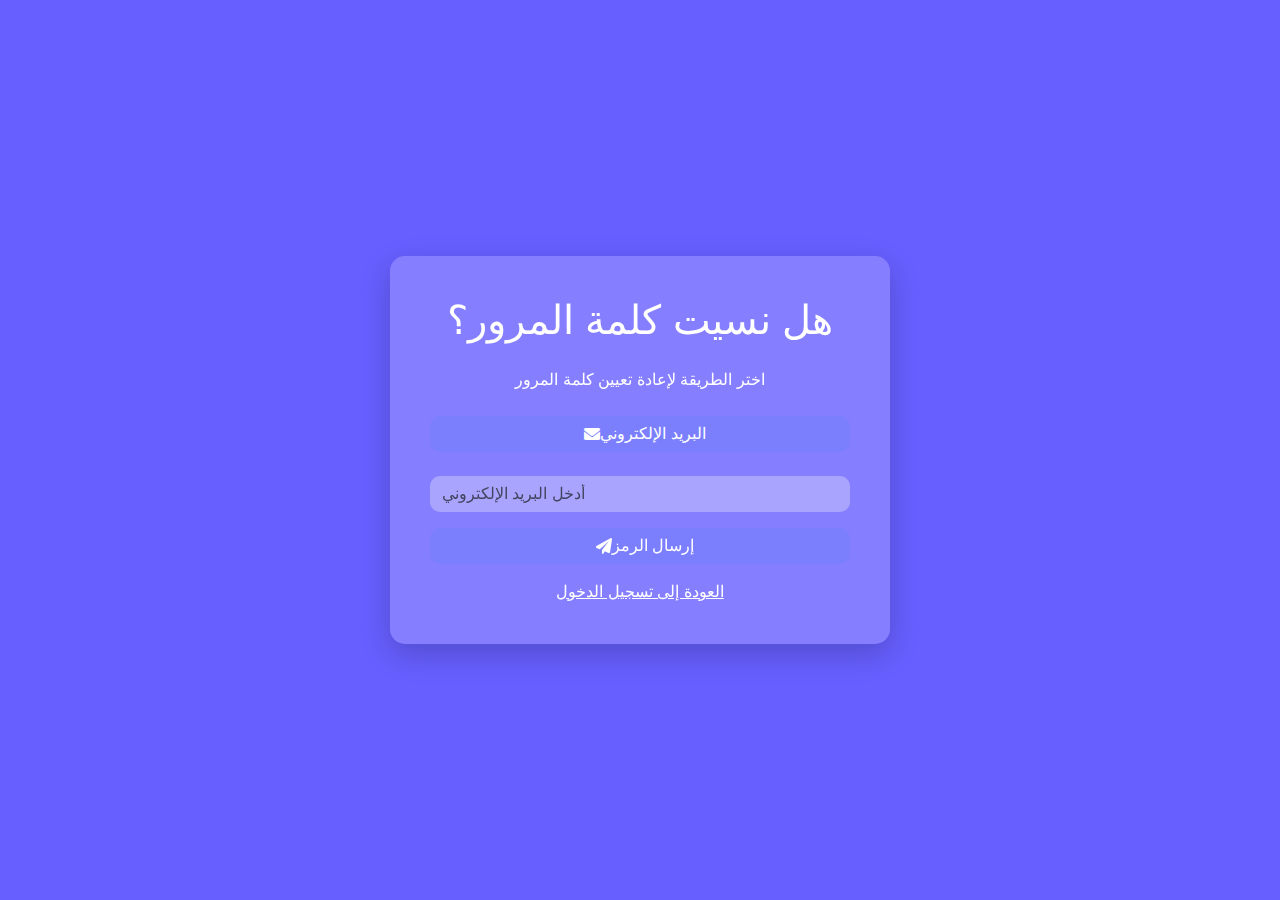
<file: forgetpassword.html>
<!DOCTYPE html>
<html lang="ar">
<head>
    <meta charset="UTF-8">
    <meta name="viewport" content="width=device-width, initial-scale=1.0">
    <title>هل نسيت كلمة المرور؟</title>
    <link href="https://cdn.jsdelivr.net/npm/bootstrap@5.3.0-alpha3/dist/css/bootstrap.min.css" rel="stylesheet">
    <link rel="stylesheet" href="https://cdnjs.cloudflare.com/ajax/libs/font-awesome/6.0.0-beta3/css/all.min.css">
    <style>
        body {
            font-family: 'Poppins', sans-serif;
            background: linear-gradient(to bottom right, #675fff, #675fff);
            min-height: 100vh;
            display: flex;
            justify-content: center;
            align-items: center;
            color: #fff;
            margin: 0;
        }
        .container {
            background: rgba(255, 255, 255, 0.2);
            backdrop-filter: blur(10px);
            border-radius: 15px;
            padding: 40px;
            box-shadow: 0 10px 30px rgba(0, 0, 0, 0.2);
            animation: fadeIn 1s ease-in-out;
            width: 100%;
            max-width: 500px;
        }

        @keyframes fadeIn {
            from { opacity: 0; }
            to { opacity: 1; }
        }

        .form-control {
            background: rgba(255, 255, 255, 0.3);
            border: none;
            color: #fff;
            border-radius: 10px;
        }

        .form-control:focus {
            background: rgba(255, 255, 255, 0.5);
            border: 2px solid #feb47b;
        }

        .btn-primary {
            background: #7b7ffe;
            border: none;
            border-radius: 10px;
            display: flex;
            justify-content: center;
            align-items: center;
        }

        .btn-primary:hover {
            background: #675fff;
        }

        .btn-primary i {
            margin-left: 10px;
        }

        .alert {
            display: none;
        }

        .option-btn {
            width: 100%;
        }

        .btn-group {
            display: flex;
            justify-content: center;
            margin-bottom: 20px;
        }

        .btn-group button {
            flex-grow: 0;
            margin: 0;
        }

        @media (max-width: 767px) {
            .container {
                padding: 30px;
            }
        }

        .form-control:focus {
            background-color: #fff;
            border-color: #7b7ffe;
        }
    </style>
</head>
<body>
    <div class="container">
        <h1 class="mb-4 text-center">هل نسيت كلمة المرور؟</h1>
        <p class="text-center mb-4">اختر الطريقة لإعادة تعيين كلمة المرور</p>

        <div class="btn-group mb-4">
            <button class="btn btn-primary option-btn" id="emailOption">
                <i class="fas fa-envelope"></i> البريد الإلكتروني
            </button>
        </div>

        <div class="alert alert-danger" id="errorMessage" role="alert"></div>
        <div class="alert alert-success" id="successMessage" role="alert"></div>

        <form id="emailForm">
            <div class="mb-3">
                <input type="email" id="email" class="form-control" placeholder="أدخل البريد الإلكتروني" required>
            </div>
            <button type="submit" class="btn btn-primary w-100">
                <i class="fas fa-paper-plane"></i> إرسال الرمز
            </button>
        </form>

        <div class="mt-3 text-center">
            <a href="index.html#container" class="text-white">العودة إلى تسجيل الدخول</a>
        </div>
    </div>

    <script src="https://code.jquery.com/jquery-3.6.0.min.js"></script>
    <script src="https://cdn.jsdelivr.net/npm/bootstrap@5.3.0-alpha3/dist/js/bootstrap.bundle.min.js"></script>
    <script>
        const emailOption = $('#emailOption');
        const emailForm = $('#emailForm');
        const errorMessage = $('#errorMessage');
        const successMessage = $('#successMessage');

        // إظهار نموذج البريد الإلكتروني وإخفاء أي نماذج أخرى
        emailOption.on("click", function() {
            emailForm.show();
            clearMessages();
        });

        // إرسال البريد الإلكتروني
        $('#emailForm').on('submit', function(e) {
            e.preventDefault();
            const email = $('#email').val();
            if (validateEmail(email)) {
                displaySuccess("تم إرسال الرمز إلى بريدك الإلكتروني!");
            } else {
                displayError("يرجى إدخال بريد إلكتروني صالح!");
            }
        });

        // التحقق من البريد الإلكتروني
        function validateEmail(email) {
            const emailRegex = /^[^\s@]+@[^\s@]+\.[^\s@]+$/;
            return emailRegex.test(email);
        }

        // عرض رسائل الخطأ
        function displayError(message) {
            errorMessage.text(message).fadeIn();
            successMessage.fadeOut();
        }

        // عرض رسائل النجاح
        function displaySuccess(message) {
            successMessage.text(message).fadeIn();
            errorMessage.fadeOut();
        }

        // مسح الرسائل
        function clearMessages() {
            errorMessage.fadeOut();
            successMessage.fadeOut();
        }

        // عرض نموذج البريد الإلكتروني عند تحميل الصفحة افتراضيًا
        $(document).ready(function() {
            emailForm.show();
        });
    </script>
</body>
</html>
</file>
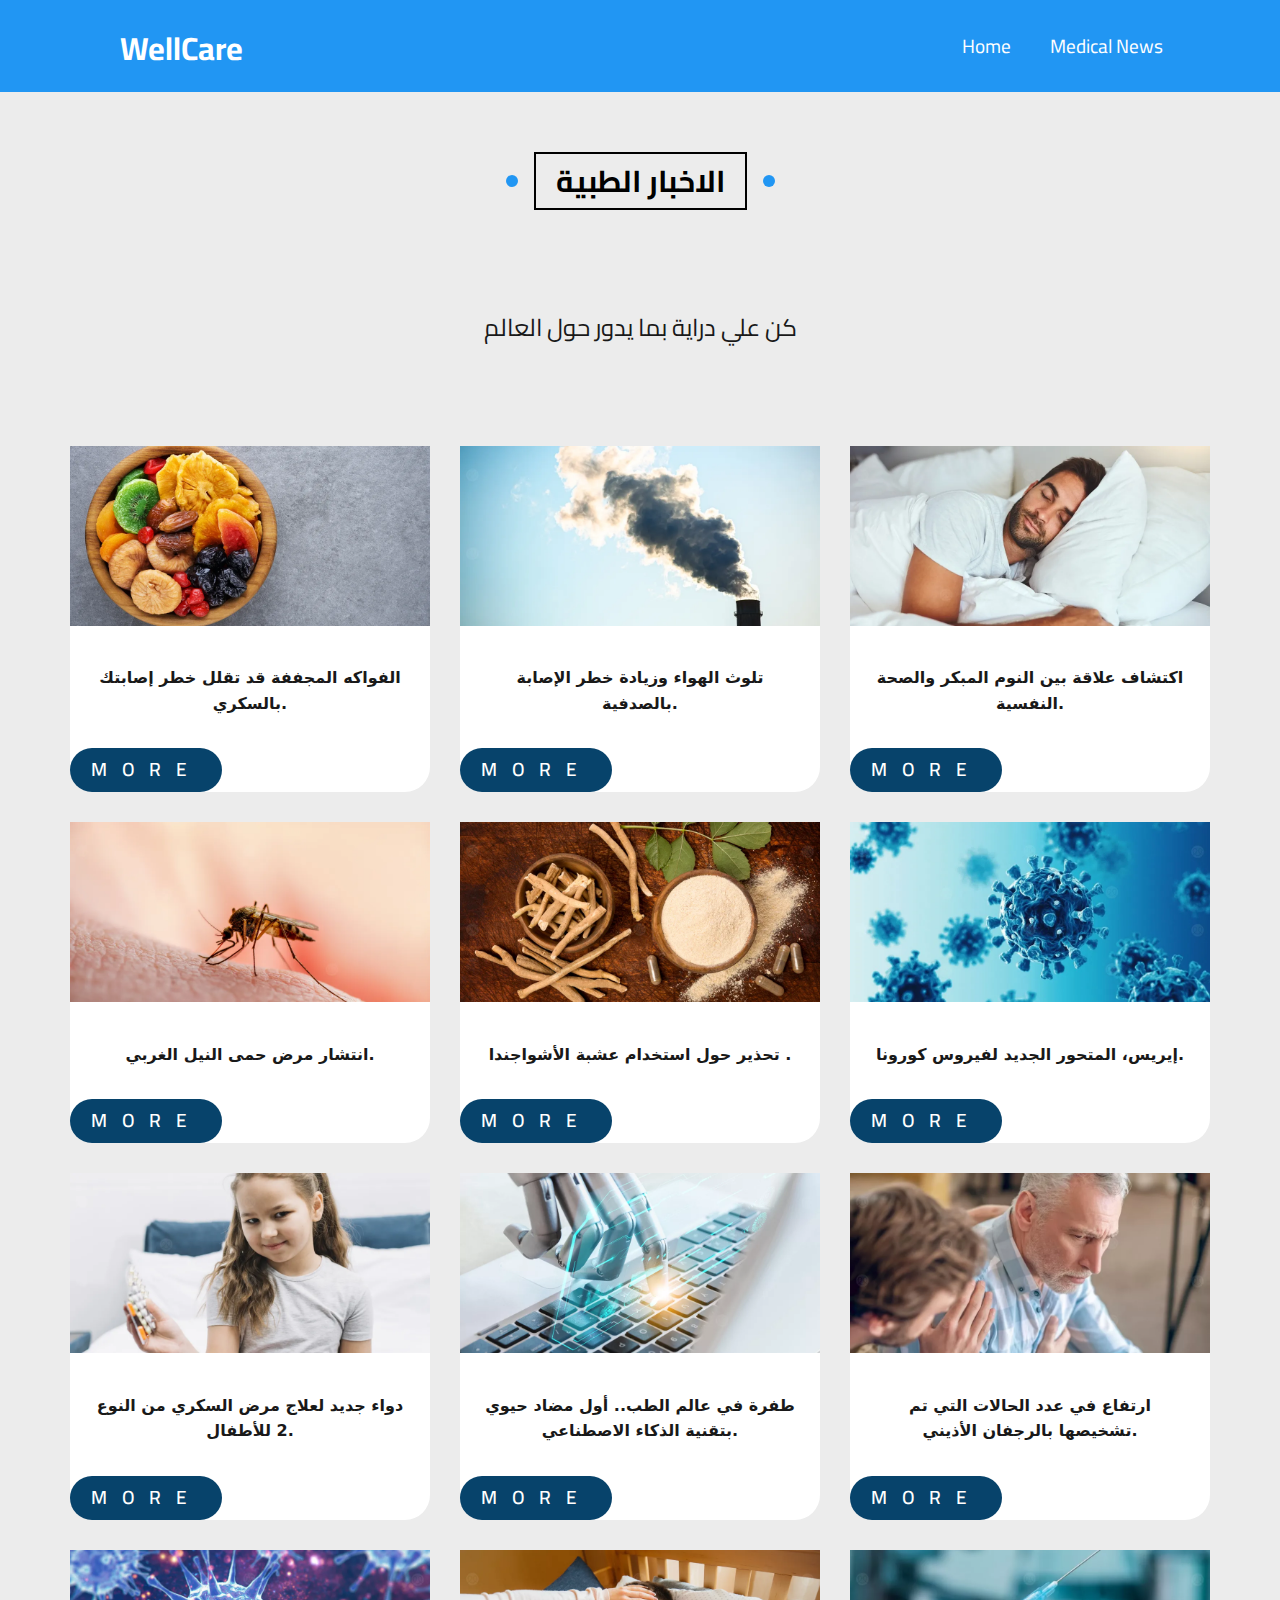
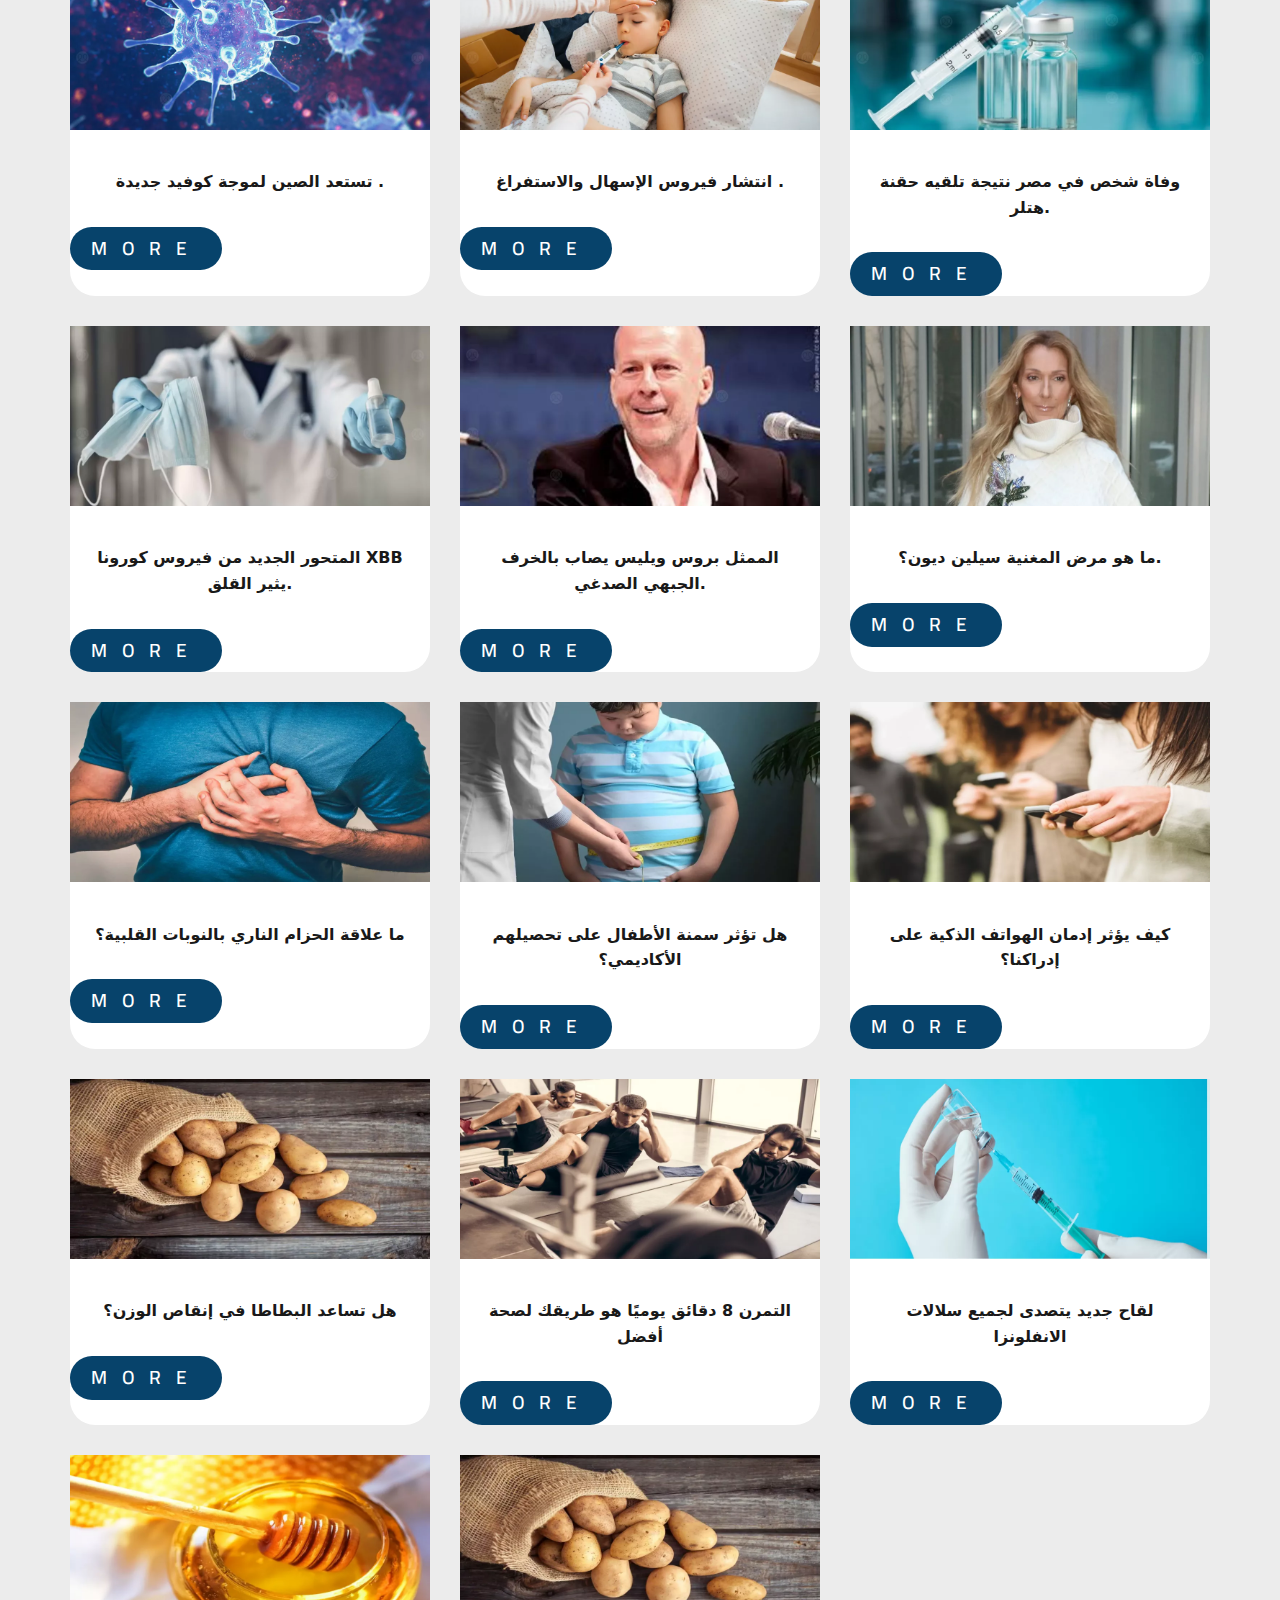
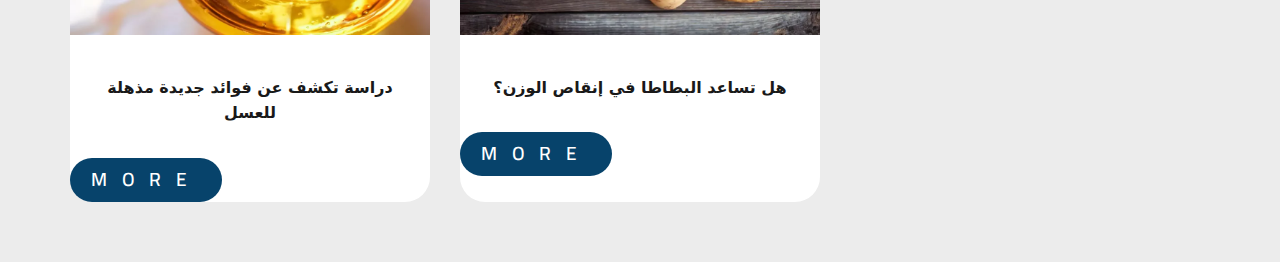
<file: news.html>
<!DOCTYPE html>
<html lang="en">
  <head>
    <meta charset="UTF-8" />
    <meta http-equiv="X-UA-Compatible" content="IE=edge" />
    <meta name="viewport" content="width=device-width, initial-scale=1.0" />
    <title>WellCare</title>
    <link rel="stylesheet" href="css/normalize.css" />
    <link rel="stylesheet" href="css/welcare.css" />
    <!-- Font Awesome -->
    <link rel="stylesheet" href="css/all.min.css" />
    <!-- Google Fonts -->
    <link rel="preconnect" href="https://fonts.googleapis.com" />
    <link rel="preconnect" href="https://fonts.gstatic.com" crossorigin />
    <link href="https://fonts.googleapis.com/css2?family=Cairo:wght@300;400;700&display=swap" rel="stylesheet" />
  </head>
  <body>


<!-- شريط التنقل -->
<header class="headertop">
  <div class="container">
      <a href="index.html" class="logo">WellCare</a>
      <ul class="main-nav">
          <li><a href="index.html">Home</a></li>
          <li><a href="news.html" class="active">Medical News</a></li>
      </ul>
  </div>
</header>




     <!-- Start news -->
     <div class="news" id="news">
      <h2 class="main-title">الاخبار الطبية</h2>


<div class="news-head2"><p>كن علي دراية بما يدور حول العالم</p>
</div>

      <div class="container">

        
        <div class="news-content">
          <div class="card">
            <img src="img/news/13119b714051bb575b97f9504138ce90.jpg.webp" alt="" />
            <div class="info">
              <p>الفواكه المجففة قد تقلل خطر إصابتك بالسكري.</p>
            </div>
            <a href="https://www.maspero.eg/science-and-technology/2024/08/02/796705/%D8%AF%D8%B1%D8%A7%D8%B3%D8%A9-%D8%AA%D8%A4%D9%83%D8%AF-%D8%A7%D9%84%D9%81%D9%88%D8%A7%D9%83%D9%87-%D8%A7%D9%84%D9%85%D8%AC%D9%81%D9%81%D8%A9-%D8%AA%D9%82%D9%84%D9%84-%D8%AE%D8%B7%D8%B1-%D8%A7%D9%84%D8%A7%D8%B5%D8%A7%D8%A8%D8%A9-%D8%A8%D8%A7%D9%84%D8%B3%D9%83%D8%B1%D9%8A" target="_blank"><button>more</button></a>

          </div>

          <div class="card">
            <img src="img/news/06db4c63f2fa0fd394ef63ee519484c1.jpg.webp" alt="" />
            <div class="info">
              <p>تلوث الهواء وزيادة خطر الإصابة بالصدفية.</p>
            </div>
            <a href="https://www.foodtodayeg.com/Section-137/%D9%81%D9%88%D9%88%D8%AF-%D9%84%D8%A7%D9%8A%D8%AA/%D8%AA%D9%84%D9%88%D8%AB-%D8%A7%D9%84%D9%87%D9%88%D8%A7%D8%A1-%D9%88%D8%A7%D9%84%D8%B5%D8%AF%D9%81%D9%8A%D8%A9-%D8%B9%D9%84%D8%A7%D9%82%D8%A9-%D8%AE%D8%B7%D9%8A%D8%B1%D8%A9-%D8%AA%D8%B3%D8%AA%D8%AD%D9%82-%D8%A7%D9%84%D8%A7%D9%87%D8%AA%D9%85%D8%A7%D9%85-38245" target="_blank"><button>more</button></a>
          </div>
          <div class="card">
            <img src="img/news/47b0bb3a63bbc86f10529e0bda437bb9.jpg.webp" alt="" />
            <div class="info">
              <p>اكتشاف علاقة بين النوم المبكر والصحة النفسية.</p>
            </div>
            <a href="https://obstan.org/%D8%A7%D9%84%D8%B9%D9%84%D8%A7%D9%82%D8%A9-%D8%A8%D9%8A%D9%86-%D8%A7%D9%84%D9%86%D9%88%D9%85-%D9%88%D8%A7%D9%84%D8%B5%D8%AD%D8%A9-%D8%A7%D9%84%D9%86%D9%81%D8%B3%D9%8A%D8%A9%D8%8C-%D9%88%D8%A7%D9%84/" target="_blank"><button>more</button></a>
          </div>
          <div class="card">
            <img src="img/news/a58e4214d466c2f37db184d700d6a728.jpg.webp" alt="" />
            <div class="info">
              <p>انتشار مرض حمى النيل الغربي.</p>
            </div>
            <a href="https://www.who.int/ar/news-room/fact-sheets/detail/west-nile-virus" target="_blank"><button>more</button></a>
          </div>
          <div class="card">
            <img src="img/news/c525363ec373f6dd749cae94a9b3b714.jpg.webp" alt="" />
            <div class="info">
              <p>تحذير حول استخدام عشبة الأشواجندا .</p>
            </div>
            <a href="https://www.foodtodayeg.com/Section-137/%D9%81%D9%88%D9%88%D8%AF-%D9%84%D8%A7%D9%8A%D8%AA/%D8%AA%D8%AD%D8%B0%D9%8A%D8%B1-%D8%AD%D9%88%D9%84-%D8%A7%D8%B3%D8%AA%D8%AE%D8%AF%D8%A7%D9%85-%D8%B9%D8%B4%D8%A8%D8%A9-%D8%A7%D9%84%D8%A3%D8%B4%D9%88%D8%A7%D8%AC%D9%86%D8%AF%D8%A7-37722#:~:text=%D9%84%D8%A7%20%D9%8A%D9%8F%D9%86%D8%B5%D8%AD%20%D8%A8%D8%A7%D8%B3%D8%AA%D8%AE%D8%AF%D8%A7%D9%85%20%D8%B9%D8%B4%D8%A8%D8%A9%20%D8%A7%D9%84%D8%A3%D8%B4%D9%88%D8%A7%D8%AC%D9%86%D8%AF%D8%A7%20%D9%84%D9%84%D9%86%D8%B3%D8%A7%D8%A1%20%D8%A7%D9%84%D8%AD%D9%88%D8%A7%D9%85%D9%84%20%D8%A3%D9%88,%D9%85%D8%B9%20%D8%A8%D8%B9%D8%B6%20%D8%A7%D9%84%D8%A3%D8%AF%D9%88%D9%8A%D8%A9.%20%D8%A7%D9%84%D8%AF%D9%88%D8%AE%D8%A9.%20%D8%A7%D9%84%D8%A3%D8%B1%D9%82.%20%D8%A7%D9%86%D8%AE%D9%81%D8%A7%D8%B6%20%D8%B6%D8%BA%D8%B7%20%D8%A7%D9%84%D8%AF%D9%85." target="_blank"><button>more</button></a>
          </div>
          <div class="card">
            <img src="img/news/6112d5e594eb857413702f8f850a5c1a.jpg.webp" alt="" />
            <div class="info">
              <p>إيريس، المتحور الجديد لفيروس كورونا.</p>
            </div>
            <a href="https://www.bbc.com/arabic/articles/cw81847dz1po" target="_blank"><button>more</button></a>
          </div>
          <div class="card">
            <img src="img/news/e9a1c0d97b232c3f8d637949fce1e591.jpg.webp" alt="" />
            <div class="info">
              <p>دواء جديد لعلاج مرض السكري من النوع 2 للأطفال.</p>
            </div>
            <a href="https://al-ain.com/article/new-medicine-type-2-diabetes-children" target="_blank"><button>more</button></a>
          </div>
          <div class="card">
            <img src="img/news/99ffc482cdd9afb5ad54f5e85143a148.jpg.webp" alt="" />
            <div class="info">
              <p>طفرة في عالم الطب.. أول مضاد حيوي بتقنية الذكاء الاصطناعي.</p>
            </div>
            <a href="https://www.bbc.com/arabic/science-and-tech-51600401#:~:text=%D8%AA%D9%85%D9%83%D9%86%20%D8%B9%D9%84%D9%85%D8%A7%D8%A1%20%D9%85%D9%86%20%D8%A7%D9%83%D8%AA%D8%B4%D8%A7%D9%81%20%D9%86%D9%88%D8%B9%20%D8%AC%D8%AF%D9%8A%D8%AF%20%D9%85%D9%86%20%D8%A7%D9%84%D9%85%D8%B6%D8%A7%D8%AF%D8%A7%D8%AA,%D9%85%D8%B4%D9%83%D9%84%D8%A9%20%D9%85%D9%82%D8%A7%D9%88%D9%85%D8%A9%20%D8%A7%D9%84%D8%A3%D9%85%D8%B1%D8%A7%D8%B6%20%D9%84%D9%84%D8%B9%D9%82%D8%A7%D9%82%D9%8A%D8%B1%20%D8%A7%D9%84%D8%B7%D8%A8%D9%8A%D8%A9%D8%8C%20%D9%88%D8%A7%D9%84%D8%AA%D9%8A%20%D8%A3%D8%B5%D8%A8%D8%AD%D8%AA%20%D9%85%D8%AA%D9%81%D8%A7%D9%82%D9%85%D8%A9." target="_blank"><button>more</button></a>
          </div>
          <div class="card">
            <img src="img/news/9b12e722a81d3efe0c4e9c2c57c4608a.jpeg.webp" alt="" />
            <div class="info">
              <p>ارتفاع في عدد الحالات التي تم تشخيصها بالرجفان الأذيني.</p>
            </div>
            <a href="https://www.medicoverhospitals.in/ar/articles/atrial-flutter" target="_blank"><button>more</button></a>
          </div>
          <div class="card">
            <img src="img/news/229c43bbd4a1429896657ae60476fb33.jpg.webp" alt="" />
            <div class="info">
              <p>تستعد الصين لموجة كوفيد جديدة .</p>
            </div>
            <a href="https://www.skynewsarabia.com/world/1624304-65-%D9%85%D9%84%D9%8A%D9%88%D9%86-%D8%A7%D9%95%D8%B5%D8%A7%D8%A8%D8%A9-%D8%A7%D9%94%D8%B3%D8%A8%D9%88%D8%B9%D9%8A%D8%A7-%D9%85%D8%AE%D8%A7%D9%88%D9%81-%D9%85%D9%88%D8%AC%D8%A9-%D9%83%D9%88%D8%B1%D9%88%D9%86%D8%A7-%D9%83%D8%A7%D8%B3%D8%AD%D8%A9-%D8%A7%D9%84%D8%B5%D9%8A%D9%86" target="_blank"><button>more</button></a>
          </div>
          <div class="card">
            <img src="img/news/340f18cfdd8e916cd8479991f0f20372.jpg.webp" alt="" />
            <div class="info">
              <p>انتشار فيروس الإسهال والاستفراغ .</p>
            </div>
            <a href="https://www.who.int/ar/news-room/fact-sheets/detail/diarrhoeal-disease" target="_blank"><button>more</button></a>
          </div>

          <div class="card">
            <img src="img/news/7fafca5574c3022364e4594d6c1a8f45.jpeg.webp" alt="" />
            <div class="info">
              <p>وفاة شخص في مصر نتيجة تلقيه حقنة هتلر.</p>
            </div>
            <a href="https://www.bbc.com/arabic/middleeast-64848976" target="_blank"><button>more</button></a>
          </div>
          <div class="card">
            <img src="img/news/1239eb12cd7414b10c5428c24d7035c2.jpeg.webp" alt="" />
            <div class="info">
              <p>المتحور الجديد من فيروس كورونا XBB 
                يثير القلق.</p>
            </div>
            <a href="https://www.alarabiya.net/coronavirus/2022/10/16/-XBB-%D9%85%D8%A7%D8%B0%D8%A7-%D9%86%D8%B9%D8%B1%D9%81-%D8%B9%D9%86-%D9%85%D8%AA%D8%AD%D9%88%D8%B1-%D9%83%D9%88%D8%B1%D9%88%D9%86%D8%A7-%D8%A7%D9%84%D9%85%D8%B1%D8%A7%D9%88%D8%BA-%D8%A7%D9%84%D8%AC%D8%AF%D9%8A%D8%AF%D8%9F" target="_blank"><button>more</button></a>
          </div>
          <div class="card">
            <img src="img/news/e9b361b25249761930e1b0ff2cb22198.jpeg.webp" alt="" />
            <div class="info">
              <p>الممثل بروس ويليس يصاب بالخرف الجبهي الصدغي.</p>
            </div>
            <a href="https://www.bbc.com/arabic/art-and-culture-64680931" target="_blank"><button>more</button></a>
          </div>
          <div class="card">
            <img src="img/news/a7c2ba26ec9d0f84c1b9f02911fd4fe3.webp" alt="" />
            <div class="info">
              <p>ما هو مرض المغنية سيلين ديون؟.</p>
            </div>
            <a href="-https://www.bbc.com/arabic/art-and-culture-63848446#:~:text=%D9%83%D8%B4%D9%81%D8%AA%20%D8%B3%D9%8A%D9%84%D9%8A%D9%86%20%D8%AF%D9%8A%D9%88%D9%86%20%D8%A3%D9%86%D9%87%D8%A7%20%D9%85%D8%B5%D8%A7%D8%A8%D8%A9%20%D8%A8%D9%85%D8%AA%D9%84%D8%A7%D8%B2%D9%85%D8%A9%20%D8%A7%D9%84%D8%B4%D8%AE%D8%B5%20%D8%A7%D9%84%D9%85%D8%AA%D9%8A%D8%A8%D8%B3%D8%8C,%D8%A3%D9%86%20%D8%A7%D9%84%D9%85%D8%B1%D8%B6%20%D9%8A%D8%AC%D8%B9%D9%84%20%D8%B9%D8%B6%D9%84%D8%A7%D8%AA%D9%87%D8%A7%20%D9%85%D8%AA%D8%B4%D9%86%D8%AC%D8%A9%20%D8%A8%D8%B4%D9%83%D9%84%20%D8%BA%D9%8A%D8%B1%20%D9%85%D8%B1%D9%8A%D8%AD." target="_blank"><button>more</button></a>
          </div>

          <div class="card">
            <img src="img/news/9da7763a77f8f9f51c1f1a6502180fe7.webp" alt="" />
            <div class="info">
<p>ما علاقة الحزام الناري بالنوبات القلبية؟ </p>
            </div>
            <a href="https://health.mawdoo3.com/n/%D8%A7%D9%84%D8%A5%D8%B5%D8%A7%D8%A8%D8%A9-%D8%A8%D8%A7%D9%84%D8%AD%D8%B2%D8%A7%D9%85-%D8%A7%D9%84%D9%86%D8%A7%D8%B1%D9%8A-%D9%88%D8%A3%D8%AB%D8%B1%D9%87%D8%A7-%D8%B9%D9%84%D9%89-%D8%A7%D9%84%D9%82%D9%84%D8%A8" target="_blank"><button>more</button></a>
          </div>
          <div class="card">
            <img src="img/news/5bb9b9b8bd6f18cc7032e75c087c47cf.webp" alt="" />
            <div class="info">
<p>هل تؤثر سمنة الأطفال على تحصيلهم الأكاديمي؟</p>
            </div>
            <a href="https://www.alwakeelnews.com/Section_38/%D8%B5%D8%AD%D8%A9/%D9%87%D9%84-%D8%AA%D8%A4%D8%AB%D8%B1-%D8%B3%D9%85%D9%86%D8%A9-%D8%A7%D9%84%D8%A3%D8%B7%D9%81%D8%A7%D9%84-%D8%B9%D9%84%D9%89-%D8%AA%D8%AD%D8%B5%D9%8A%D9%84%D9%87%D9%85-%D8%A7%D9%84%D8%A3%D9%83%D8%A7%D8%AF%D9%8A%D9%85%D9%8A_606445#:~:text=%D8%B9%D8%A7%D8%AF%D8%A9%20%D9%85%D8%A7%20%D9%8A%D9%8F%D9%84%D8%A7%D8%AD%D8%B8%20%D8%AA%D8%A3%D8%AE%D8%B1%20%D8%A7%D9%84%D8%AA%D8%AD%D8%B5%D9%8A%D9%84%20%D8%A7%D9%84%D8%A3%D9%83%D8%A7%D8%AF%D9%8A%D9%85%D9%8A%20%D8%B9%D9%86%D8%AF%20%D8%A7%D9%84%D8%A3%D8%B7%D9%81%D8%A7%D9%84,%D8%A7%D9%84%D9%88%D8%B2%D9%86%D8%8C%20%D9%88%2017.5%25%20%D9%85%D9%86%D9%87%D9%85%20%D9%83%D8%A7%D9%86%20%D9%8A%D8%B9%D8%A7%D9%86%D9%8A%20%D9%85%D9%86%20%D8%A7%D9%84%D8%B3%D9%85%D9%86%D8%A9." target="_blank"><button>more</button></a>
          </div>
          
          <div class="card">
            <img src="img/news/6e9a2e0ce816b20eeea540d91f15688c.webp" alt="" />
            <div class="info">

<p>كيف يؤثر إدمان الهواتف الذكية على إدراكنا؟ </p>    
        </div>
        <a href="https://www.trtarabi.com/explainers/%D8%A7%D9%84%D8%B3%D9%85%D9%88%D9%85-%D8%A7%D9%84%D8%B1%D9%82%D9%85%D9%8A%D8%A9-%D9%88%D8%A7%D9%84%D9%86%D9%88%D9%85%D9%88%D9%81%D9%88%D8%A8%D9%8A%D8%A7-%D8%A3%D8%B9%D8%B1%D8%A7%D8%B6-%D8%A5%D8%AF%D9%85%D8%A7%D9%86-%D8%A7%D9%84%D9%87%D9%88%D8%A7%D8%AA%D9%81-%D8%A7%D9%84%D8%B0%D9%83%D9%8A%D8%A9-%D9%88%D9%83%D9%8A%D9%81%D9%8A%D8%A9-%D8%B9%D9%84%D8%A7%D8%AC%D9%87%D8%A7-7413978" target="_blank"><button>more</button></a>
      </div>
          <div class="card">
            <img src="img/news/2d2609842f15ed66af9cac9c8925f0be.webp" alt="" />
            <div class="info">
              <p>هل تساعد البطاطا في إنقاص الوزن؟ </p>
            </div>
            <a href="https://dailymedicalinfo.com/view-article/%D8%A7%D9%84%D8%A8%D8%B7%D8%A7%D8%B7%D8%A7-%D8%A7%D9%84%D8%AD%D9%84%D9%88%D8%A9-%D9%88%D8%A7%D9%84%D8%B1%D8%AC%D9%8A%D9%85/#:~:text=%D8%A7%D9%84%D8%A8%D8%B7%D8%A7%D8%B7%D8%A7%20%D8%A7%D9%84%D8%AD%D9%84%D9%88%D8%A9%20%D9%88%D8%AE%D8%A7%D8%B5%D8%A9%D9%8B%20%D8%A7%D9%84%D8%BA%D9%8A%D8%B1%20%D9%85%D9%82%D8%B4%D9%88%D8%B1%D8%A9%D8%8C%20%D8%AA%D9%83%D9%88%D9%86%20%D9%85%D8%AD%D9%85%D9%84%D8%A9%20%D8%A8%D8%A7%D9%84%D8%A3%D9%84%D9%8A%D8%A7%D9%81,%D8%AA%D8%B9%D8%B2%D9%8A%D8%B2%20%D8%A7%D9%84%D8%A7%D8%AD%D8%B3%D8%A7%D8%B3%20%D8%A8%D8%A7%D9%84%D8%B4%D8%A8%D8%B9%20%D9%88%D8%A7%D9%84%D9%85%D8%B3%D8%A7%D9%87%D9%85%D8%A9%20%D9%81%D9%8A%20%D9%81%D9%82%D8%AF%D8%A7%D9%86%20%D8%A7%D9%84%D9%88%D8%B2%D9%86%20%D8%A7%D9%84%D8%B2%D8%A7%D8%A6%D8%AF." target="_blank"><button>more</button></a>
          </div>

          <div class="card">
            <img src="img/news/8da01f751b5c72d99689e3b3d885d6d4.webp" alt="" />
            <div class="info">
              <p>التمرن 8 دقائق يوميًا هو طريقك لصحة أفضل </p>
            </div>
            <a href="https://www.bing.com/ck/a?!&&p=95c8025bec3a0af5fe93a0528c076e77b8830b14aee620ed29fbc145bc160b5fJmltdHM9MTczMDQxOTIwMA&ptn=3&ver=2&hsh=4&fclid=39e11ada-c5e2-674d-1424-0e30c49e669a&psq=%d8%a7%d9%84%d8%aa%d9%85%d8%b1%d9%86+8+%d8%af%d9%82%d8%a7%d8%a6%d9%82+%d9%8a%d9%88%d9%85%d9%8a%d9%8b%d8%a7+%d9%87%d9%88+%d8%b7%d8%b1%d9%8a%d9%82%d9%83+%d9%84%d8%b5%d8%ad%d8%a9+%d8%a3%d9%81%d8%b6%d9%84&u=[base64]&ntb=1" target="_blank"><button>more</button></a>
          </div>
          <div class="card">
            <img src="img/news/9b4022f7501bdba86fc6c8011f912e37.webp" alt="" />
            <div class="info">
              <p>لقاح جديد يتصدى لجميع سلالات الانفلونزا </p>
            </div>
            <a href="https://www.bbc.com/arabic/science-and-tech-63742737#:~:text=%D9%82%D8%A7%D9%84%20%D8%B9%D9%84%D9%85%D8%A7%D8%A1%20%D8%A5%D9%86%D9%87%D9%85%20%D8%AD%D9%82%D9%82%D9%88%D8%A7%20%D8%A5%D9%86%D8%AC%D8%A7%D8%B2%D8%A7%20%D9%81%D9%8A%20%D8%AA%D8%B5%D9%85%D9%8A%D9%85%20%D9%84%D9%82%D8%A7%D8%AD,%22%D8%A7%D9%84%D8%B1%D9%86%D8%A7%20%D8%A7%D9%84%D9%85%D8%B1%D8%B3%D8%A7%D9%84%22%D8%8C%20%D9%85%D8%AB%D9%84%20%D9%84%D9%82%D8%A7%D8%AD%D8%A7%D8%AA%20%D9%83%D9%88%D9%81%D9%8A%D8%AF%20-%2019%20%D8%A7%D9%84%D9%86%D8%A7%D8%AC%D8%AD%D8%A9." target="_blank"><button>more</button></a>
          </div>
          <div class="card">
            <img src="img/news/81e1006d7c9361b6822c0179207cce59.webp" alt="" />
            <div class="info">
              <p>دراسة تكشف عن فوائد جديدة مذهلة للعسل </p>
            </div>
            <a href="https://www.bing.com/ck/a?!&&p=90af7af00592291f9ff47aeafab8aeb06ab5300e976a9500464f55a56a04f804JmltdHM9MTczMDQxOTIwMA&ptn=3&ver=2&hsh=4&fclid=39e11ada-c5e2-674d-1424-0e30c49e669a&psq=%d8%af%d8%b1%d8%a7%d8%b3%d8%a9+%d8%aa%d9%83%d8%b4%d9%81+%d8%b9%d9%86+%d9%81%d9%88%d8%a7%d8%a6%d8%af+%d8%ac%d8%af%d9%8a%d8%af%d8%a9+%d9%85%d8%b0%d9%87%d9%84%d8%a9+%d9%84%d9%84%d8%b9%d8%b3%d9%84&u=[base64]&ntb=1" target="_blank"><button>more</button></a>
          </div>
          <div class="card">
            <img src="img/news/2d2609842f15ed66af9cac9c8925f0be.webp" alt="" />
            <div class="info">
              <p>هل تساعد البطاطا في إنقاص الوزن؟ </p>
            </div>
            <a href="" target="_blank"><button>more</button></a>
          </div>

          </div>
        </div>
      </div>
    </div>
    <!-- End news -->




  </body>
</file>
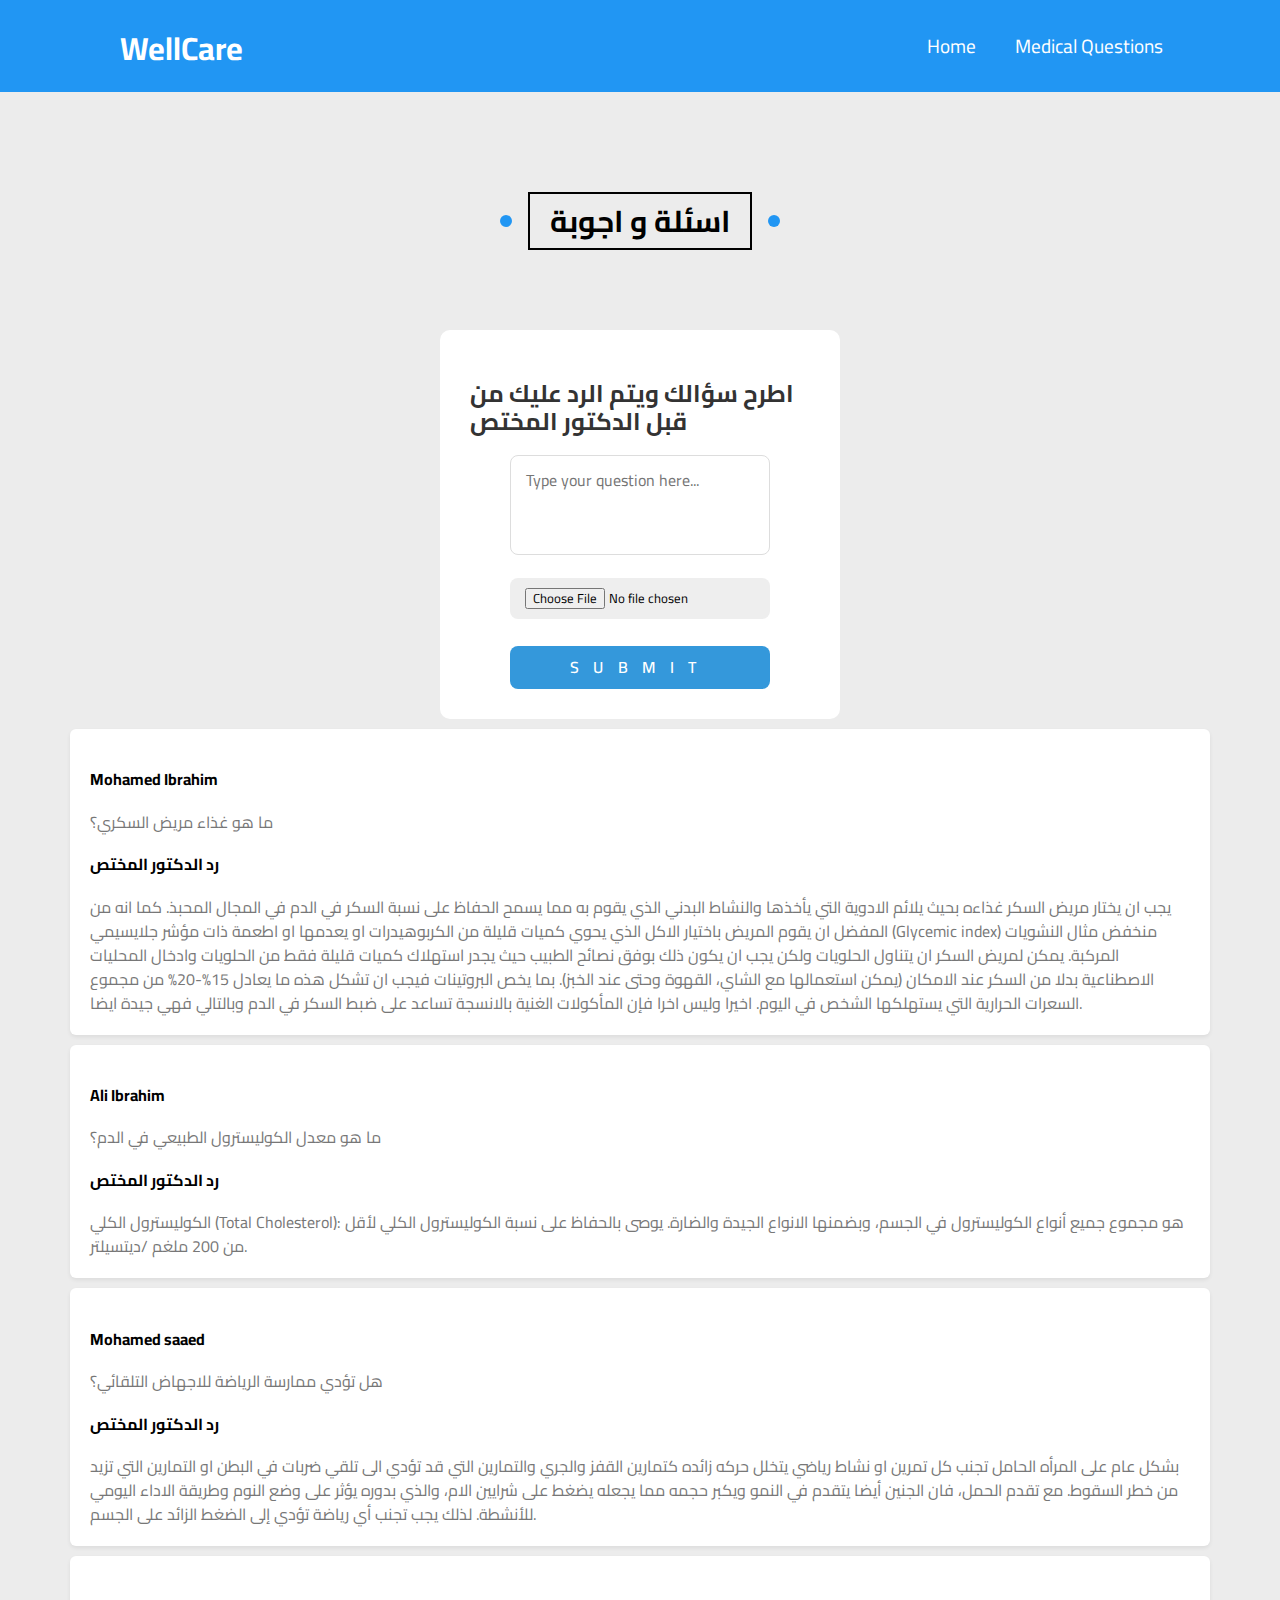
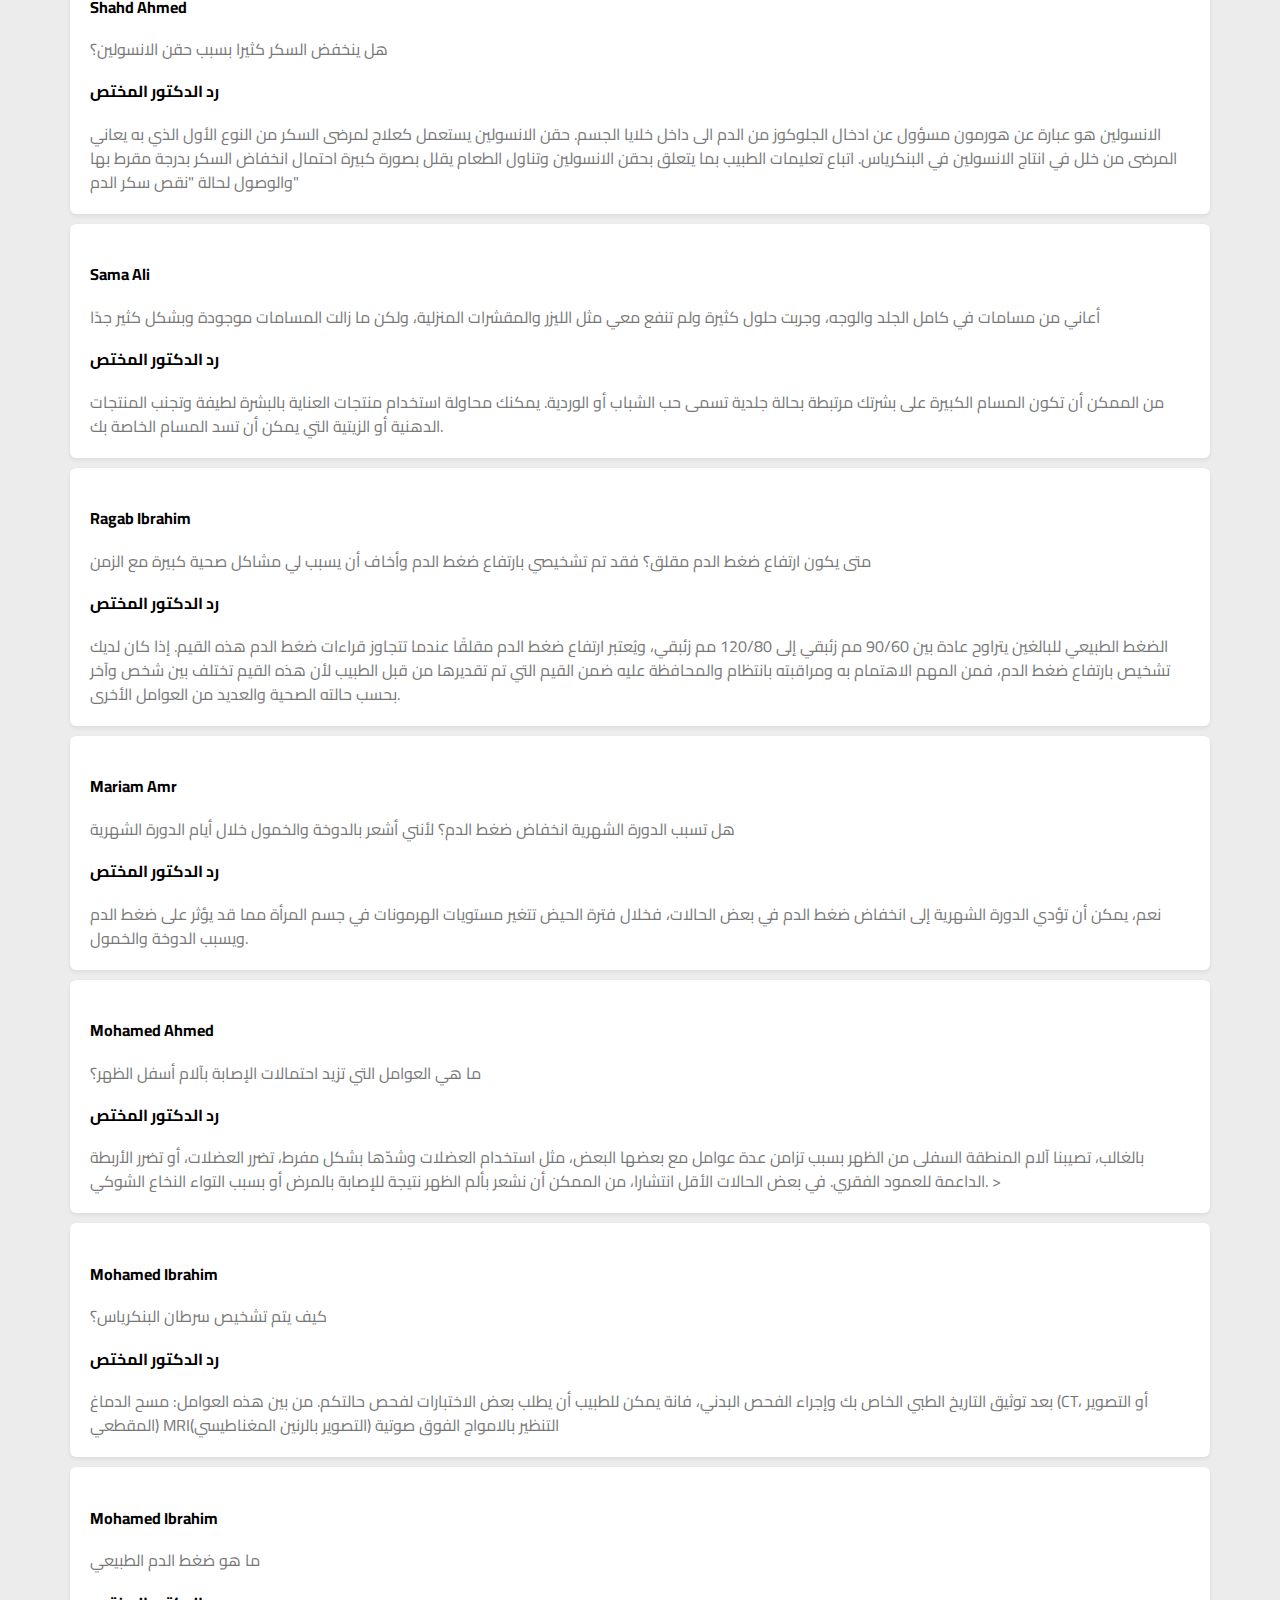
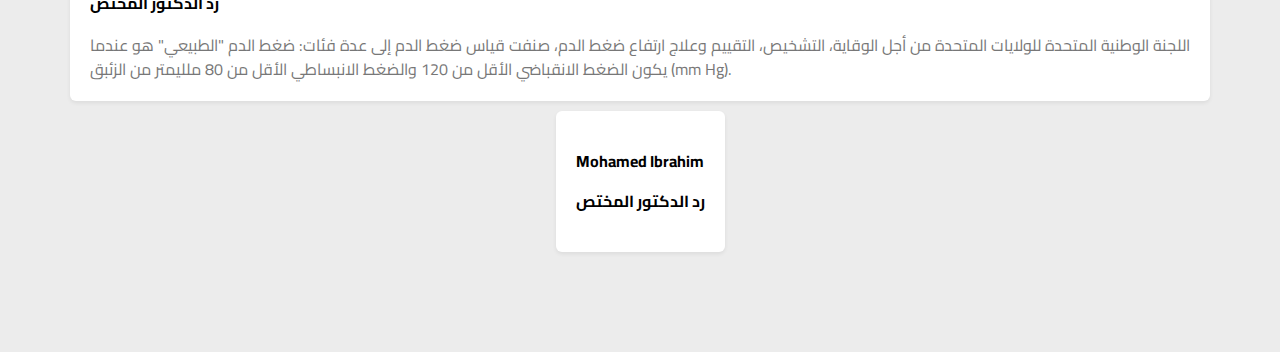
<file: question.html>
<!DOCTYPE html>
<html lang="en">
  <head>
    <meta charset="UTF-8" />
    <meta http-equiv="X-UA-Compatible" content="IE=edge" />
    <meta name="viewport" content="width=device-width, initial-scale=1.0" />
    <title>WellCare</title>
    <link rel="stylesheet" href="css/normalize.css" />
    <link rel="stylesheet" href="css/welcare.css" />
    <!-- Font Awesome -->
    <link rel="stylesheet" href="css/all.min.css" />
    <!-- Google Fonts -->
    <link rel="preconnect" href="https://fonts.googleapis.com" />
    <link rel="preconnect" href="https://fonts.gstatic.com" crossorigin />
    <link href="https://fonts.googleapis.com/css2?family=Cairo:wght@300;400;700&display=swap" rel="stylesheet" />
  </head>
  <body>



<!-- شريط التنقل -->
<header class="headertop">
  <div class="container">
      <a href="index.html" class="logo">WellCare</a>
      <ul class="main-nav">
          <li><a href="index.html">Home</a></li>
          <li><a href="question.html" class="active">Medical Questions</a></li>
      </ul>
  </div>
</header>






 <!-- Start Testimonials -->
 <div class="question" id="question">
  <h2 class="main-title">اسئلة و اجوبة</h2>

  <div class="container">


      <div class="formquestion1">
        <h2>اطرح سؤالك ويتم الرد عليك من قبل الدكتور المختص</h2>
        <form>
            <textarea class="question-input" placeholder="Type your question here..." required></textarea>
            <input type="file" class="file-input" accept="image/*" required>
            <button type="submit" class="submit-button">Submit</button>
        </form>
    </div>
  


        <div class="box">
            <h4>Mohamed Ibrahim</h4>
<p>ما هو غذاء مريض السكري؟</p>
            <h4>رد الدكتور المختص</h4>
<p>يجب ان يختار مريض السكر غذاءه بحيث يلائم الادوية التي يأخذها والنشاط البدني الذي يقوم به مما يسمح الحفاظ على نسبة السكر في الدم في المجال المحبذ. كما انه من المفضل ان يقوم المريض باختيار الاكل الذي يحوي كميات قليلة من الكربوهيدرات او يعدمها او اطعمة ذات مؤشر جلايسيمي (Glycemic index)  منخفض مثال النشويات المركبة. يمكن لمريض السكر ان يتناول الحلويات ولكن يجب ان يكون ذلك بوفق نصائح الطبيب حيث يجدر استهلاك كميات قليلة فقط من الحلويات وادخال المحليات الاصطناعية بدلا من السكر عند الامكان (يمكن استعمالها مع الشاي، القهوة وحتى عند الخبز). بما يخص البروتينات فيجب ان تشكل هذه ما يعادل 15%-20% من مجموع السعرات الحرارية التي يستهلكها الشخص في اليوم. اخيرا وليس اخرا فإن المأكولات الغنية بالانسجة تساعد على ضبط السكر في الدم وبالتالي فهي جيدة ايضا.</p>
          </div>


          <div class="box">
            <h4>Ali Ibrahim</h4>
<p>ما هو معدل الكوليسترول الطبيعي في الدم؟</p>
            <h4>رد الدكتور المختص</h4>
<p>الكوليسترول الكلي (Total Cholesterol): هو مجموع جميع أنواع الكوليسترول في الجسم، وبضمنها الانواع الجيدة والضارة. يوصى بالحفاظ على نسبة الكوليسترول الكلي لأقل من 200 ملغم /ديتسيلتر.</p>
        </div>


        
          <div class="box">
            <h4>Mohamed saaed</h4>
<p>هل تؤدي ممارسة الرياضة للاجهاض التلقائي؟</p>
            <h4>رد الدكتور المختص</h4>
<p>بشكل عام على المرأه الحامل تجنب كل تمرين او نشاط رياضي يتخلل حركه زائده كتمارين القفز والجري والتمارين التي قد تؤدي الى تلقي ضربات في البطن او التمارين التي تزيد من خطر السقوط.

    مع تقدم الحمل، فان الجنين أيضا يتقدم في النمو ويكبر حجمه مما يجعله يضغط على شرايين الام، والذي بدوره يؤثر على وضع النوم وطريقة الاداء اليومي للأنشطة. لذلك يجب تجنب أي رياضة تؤدي إلى الضغط الزائد على الجسم.</p>
        </div>


        <div class="box">
            <h4>Shahd Ahmed</h4>
<p>هل ينخفض السكر كثيرا بسبب حقن الانسولين؟</p>
            <h4>رد الدكتور المختص</h4>
<p>الانسولين هو عبارة عن هورمون مسؤول عن ادخال الجلوكوز من الدم الى داخل خلايا الجسم. حقن الانسولين يستعمل كعلاج لمرضى السكر من النوع الأول الذي به يعاني المرضى من خلل في انتاج الانسولين في البنكرياس. اتباع تعليمات الطبيب بما يتعلق بحقن الانسولين وتناول الطعام يقلل بصورة كبيرة احتمال انخفاض السكر بدرجة مقرط بها والوصول لحالة "نقص سكر الدم" </p>
        </div>


        <div class="box">
          <h4>Sama Ali</h4>
<p>أعاني من مسامات في كامل الجلد والوجه، وجربت حلول كثيرة ولم تنفع معي مثل الليزر والمقشرات المنزلية، ولكن ما زالت المسامات موجودة وبشكل كثير جدًا </p>
          <h4>رد الدكتور المختص</h4>
<p>من الممكن أن تكون المسام الكبيرة على بشرتك مرتبطة بحالة جلدية تسمى حب الشباب أو الوردية. يمكنك محاولة استخدام منتجات العناية بالبشرة لطيفة وتجنب المنتجات الدهنية أو الزيتية التي يمكن أن تسد المسام الخاصة بك. </p>
      </div>



      <div class="box">
          <h4>Ragab Ibrahim</h4>
<p>متى يكون ارتفاع ضغط الدم مقلق؟ فقد تم تشخيصي بارتفاع ضغط الدم وأخاف أن يسبب لي مشاكل صحية كبيرة مع الزمن</p>
          <h4>رد الدكتور المختص</h4>
<p>الضغط الطبيعي للبالغين يتراوح عادة بين 90/60 مم زئبقي إلى 120/80 مم زئبقي، ويُعتبر ارتفاع ضغط الدم مقلقًا عندما تتجاوز قراءات ضغط الدم هذه القيم. إذا كان لديك تشخيص بارتفاع ضغط الدم، فمن المهم الاهتمام به ومراقبته بانتظام والمحافظة عليه ضمن القيم التي تم تقديرها من قبل الطبيب لأن هذه القيم تختلف بين شخص وآخر بحسب حالته الصحية والعديد من العوامل الأخرى.</p>
      </div>


      <div class="box">
          <h4>Mariam Amr</h4>
<p>هل تسبب الدورة الشهرية انخفاض ضغط الدم؟ لأنني أشعر بالدوخة والخمول خلال أيام الدورة الشهرية</p>
          <h4>رد الدكتور المختص</h4>
<p>نعم، يمكن أن تؤدي الدورة الشهرية إلى انخفاض ضغط الدم في بعض الحالات، فخلال فترة الحيض تتغير مستويات الهرمونات في جسم المرأة مما قد يؤثر على ضغط الدم ويسبب الدوخة والخمول.</p>
      </div>


      <div class="box">
          <h4>Mohamed Ahmed</h4>

<p>ما هي العوامل التي تزيد احتمالات الإصابة بآلام أسفل الظهر؟</p>    
      <h4>رد الدكتور المختص</h4>
<p>بالغالب، تصيبنا آلام المنطقة السفلى من الظهر بسبب تزامن عدة عوامل مع بعضها البعض، مثل استخدام العضلات وشدّها بشكل مفرط، تضرر العضلات، أو تضرر الأربطة الداعمة للعمود الفقري. في بعض الحالات الأقل انتشارا، من الممكن أن نشعر بألم الظهر نتيجة للإصابة بالمرض أو بسبب التواء النخاع الشوكي. ></p>
      </div>


      <div class="box">
          <h4>Mohamed Ibrahim</h4>
<p>كيف يتم تشخيص سرطان البنكرياس؟ </p>
          <h4>رد الدكتور المختص</h4>
<p>بعد توثيق التاريخ الطبي الخاص بك وإجراء الفحص البدني، فانة يمكن للطبيب أن يطلب بعض الاختبارات لفحص حالتكم. من بين هذه العوامل: مسح الدماغ (CT، أو التصوير المقطعي) MRI(التصوير بالرنين المغناطيسي) التنظير بالامواج الفوق صوتية </p>
      </div>



      <div class="box">
        <h4>Mohamed Ibrahim</h4>
<p>ما هو ضغط الدم الطبيعي</p>
        <h4>رد الدكتور المختص</h4>
<p>اللجنة الوطنية المتحدة للولايات المتحدة من أجل الوقاية، التشخيص، التقييم وعلاج ارتفاع ضغط الدم، صنفت قياس ضغط الدم إلى عدة فئات: ضغط الدم "الطبيعي" هو عندما يكون الضغط الانقباضي الأقل من 120 والضغط الانبساطي الأقل من 80 ملليمتر من الزئبق (mm Hg).</p>
    </div>

    




      <div class="box">
          <h4>Mohamed Ibrahim</h4>
<p></p>
          <h4>رد الدكتور المختص</h4>
<p></p>
      </div>

  </div>
</div>
<!-- End question -->




  





  

  </body>
</file>
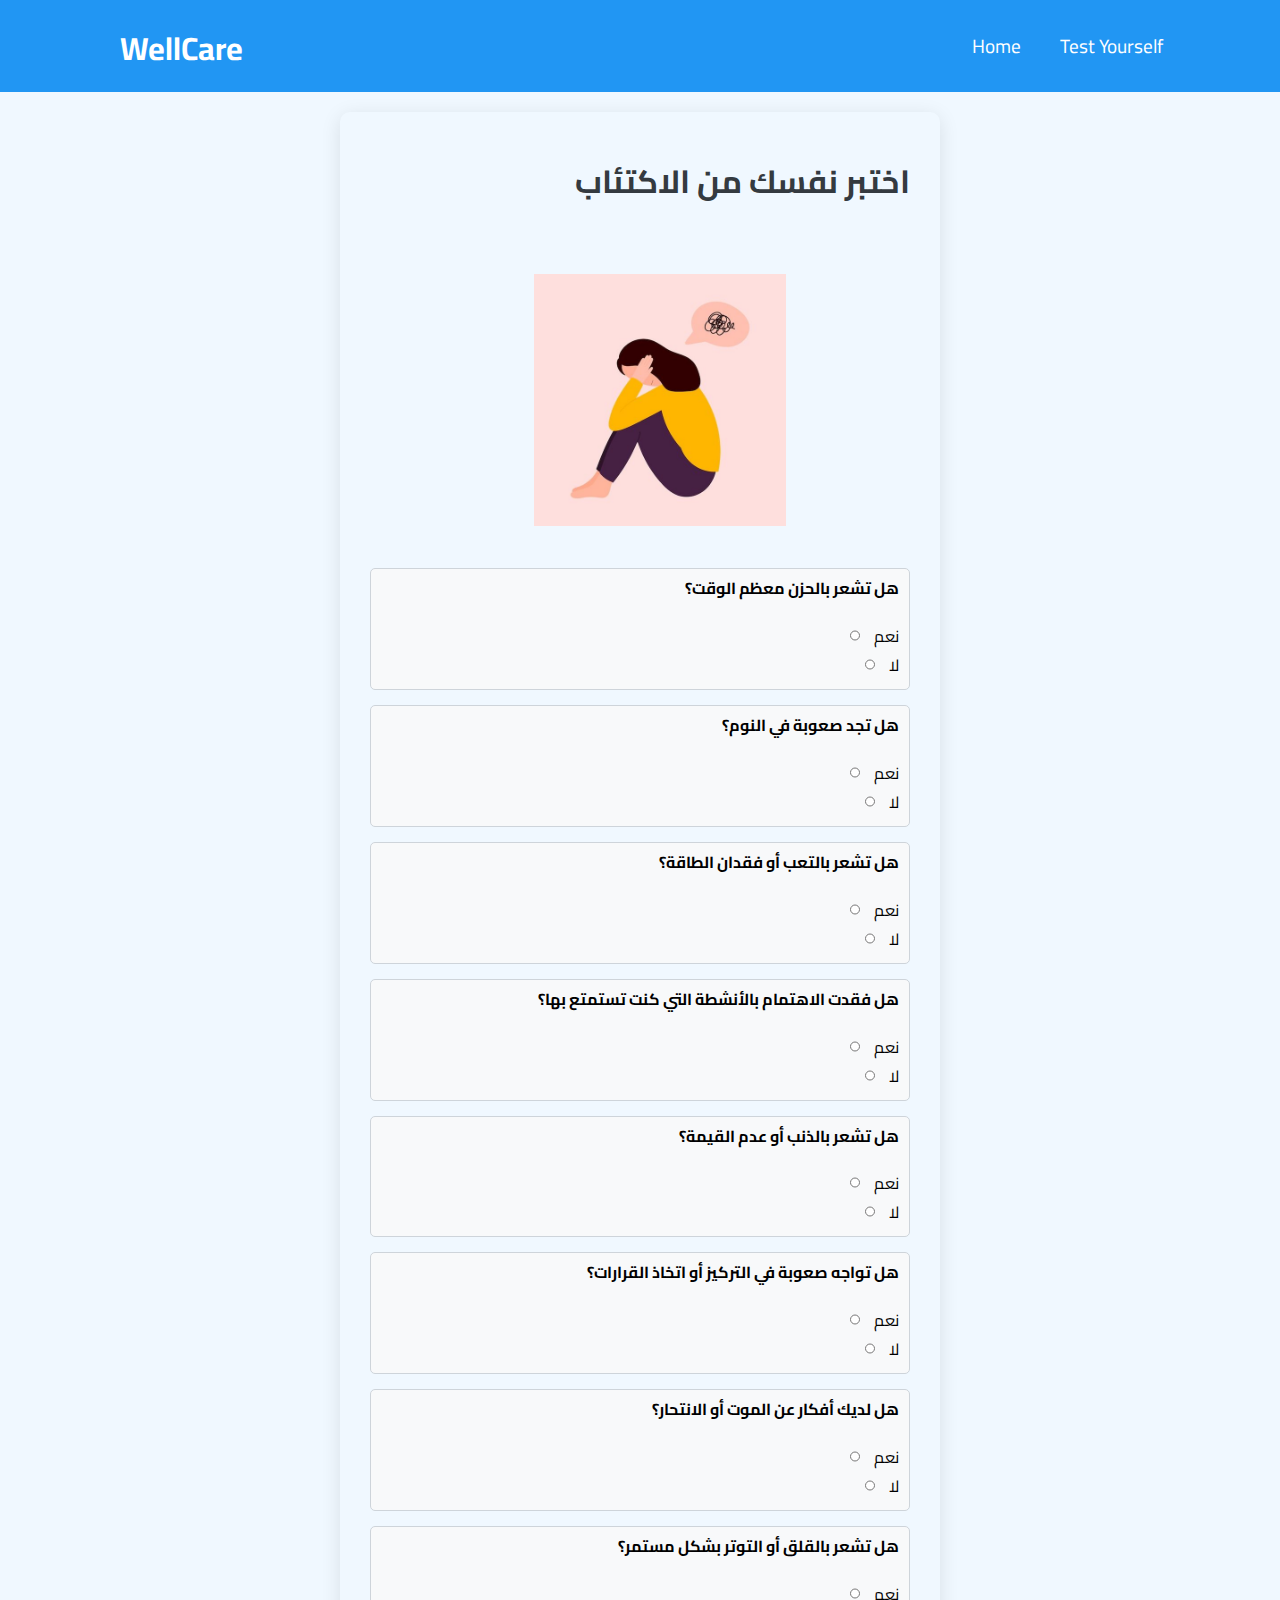
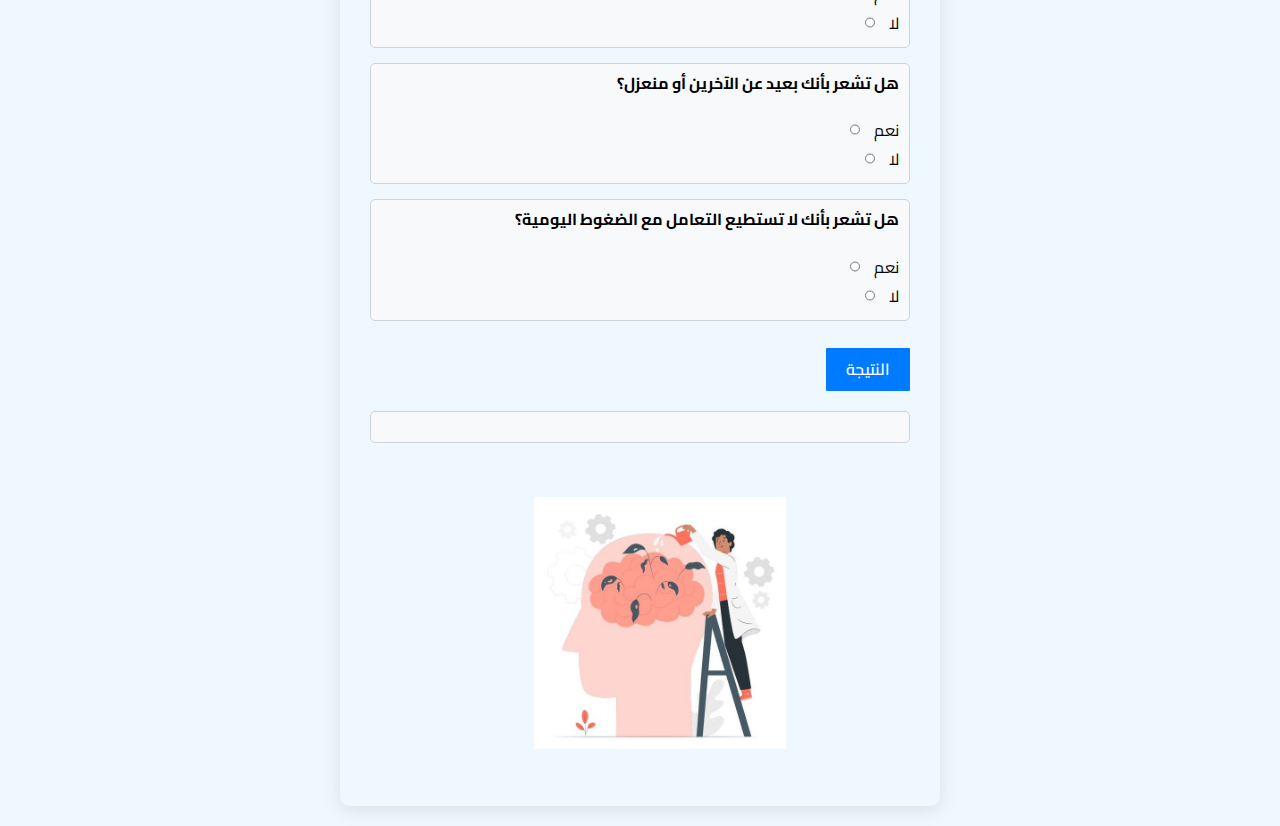
<file: youtest.html>
<!DOCTYPE html>
<html lang="en">
  <head>
    <meta charset="UTF-8" />
    <meta http-equiv="X-UA-Compatible" content="IE=edge" />
    <meta name="viewport" content="width=device-width, initial-scale=1.0" />
    <title>WellCare</title>
    <link rel="stylesheet" href="css/normalize.css" />
    <link rel="stylesheet" href="css/welcare.css" />
    <!-- Font Awesome -->
    <link rel="stylesheet" href="css/all.min.css" />
    <!-- Google Fonts -->
    <link rel="preconnect" href="https://fonts.googleapis.com" />
    <link rel="preconnect" href="https://fonts.gstatic.com" crossorigin />
    <link href="https://fonts.googleapis.com/css2?family=Cairo:wght@300;400;700&display=swap" rel="stylesheet" />
  </head>
  <body>



   <!-- شريط التنقل -->
 <header class="headertop">
    <div class="container">
        <a href="index.html" class="logo">WellCare</a>
        <ul class="main-nav">
            <li><a href="index.html">Home</a></li>
            <li><a href="youtest.html" class="active">Test Yourself</a></li>
        </ul>
    </div>
</header>



    <div class="youtest">

       

    <div class="container">
        <h1>اختبر نفسك من الاكتئاب</h1>
        <div><img class="movebleImage" src="img/youtest/82d76ef63d7daadfa0826bc9a41ddb8b.jpg" alt="" width="400px"></div>
        <div id="quiz">
            <div class="question">
                <label> هل تشعر بالحزن معظم الوقت؟</label><br>
                <input type="radio" name="q1" value="1"> نعم<br>
                <input type="radio" name="q1" value="0"> لا
            </div>
            <div class="question">
                <label> هل تجد صعوبة في النوم؟</label><br>
                <input type="radio" name="q2" value="1"> نعم<br>
                <input type="radio" name="q2" value="0"> لا
            </div>
            <div class="question">
                <label> هل تشعر بالتعب أو فقدان الطاقة؟</label><br>
                <input type="radio" name="q3" value="1"> نعم<br>
                <input type="radio" name="q3" value="0"> لا
            </div>
            <div class="question">
                <label> هل فقدت الاهتمام بالأنشطة التي كنت تستمتع بها؟</label><br>
                <input type="radio" name="q4" value="1"> نعم<br>
                <input type="radio" name="q4" value="0"> لا
            </div>
            <div class="question">
                <label> هل تشعر بالذنب أو عدم القيمة؟</label><br>
                <input type="radio" name="q5" value="1"> نعم<br>
                <input type="radio" name="q5" value="0"> لا
            </div>
            <div class="question">
                <label> هل تواجه صعوبة في التركيز أو اتخاذ القرارات؟</label><br>
                <input type="radio" name="q6" value="1"> نعم<br>
                <input type="radio" name="q6" value="0"> لا
            </div>
            <div class="question">
                <label> هل لديك أفكار عن الموت أو الانتحار؟</label><br>
                <input type="radio" name="q7" value="1"> نعم<br>
                <input type="radio" name="q7" value="0"> لا
            </div>
            <div class="question">
                <label> هل تشعر بالقلق أو التوتر بشكل مستمر؟</label><br>
                <input type="radio" name="q8" value="1"> نعم<br>
                <input type="radio" name="q8" value="0"> لا
            </div>
            <div class="question">
                <label> هل تشعر بأنك بعيد عن الآخرين أو منعزل؟</label><br>
                <input type="radio" name="q9" value="1"> نعم<br>
                <input type="radio" name="q9" value="0"> لا
            </div>
            <div class="question">
                <label> هل تشعر بأنك لا تستطيع التعامل مع الضغوط اليومية؟</label><br>
                <input type="radio" name="q10" value="1"> نعم<br>
                <input type="radio" name="q10" value="0"> لا
            </div>
            <button class="buttontest" onclick="calculateResult()"> النتيجة</button>
        </div>
        <div id="result" ></div>
        <div><img class="movebleImage" src="img/youtest/bf2da06b7051d55d6cf502051a5daee5.jpg" alt="" width="400px"></div>

    </div>





</div>
   







<script src="main.js"></script>

  </body>
  </html>
</file>
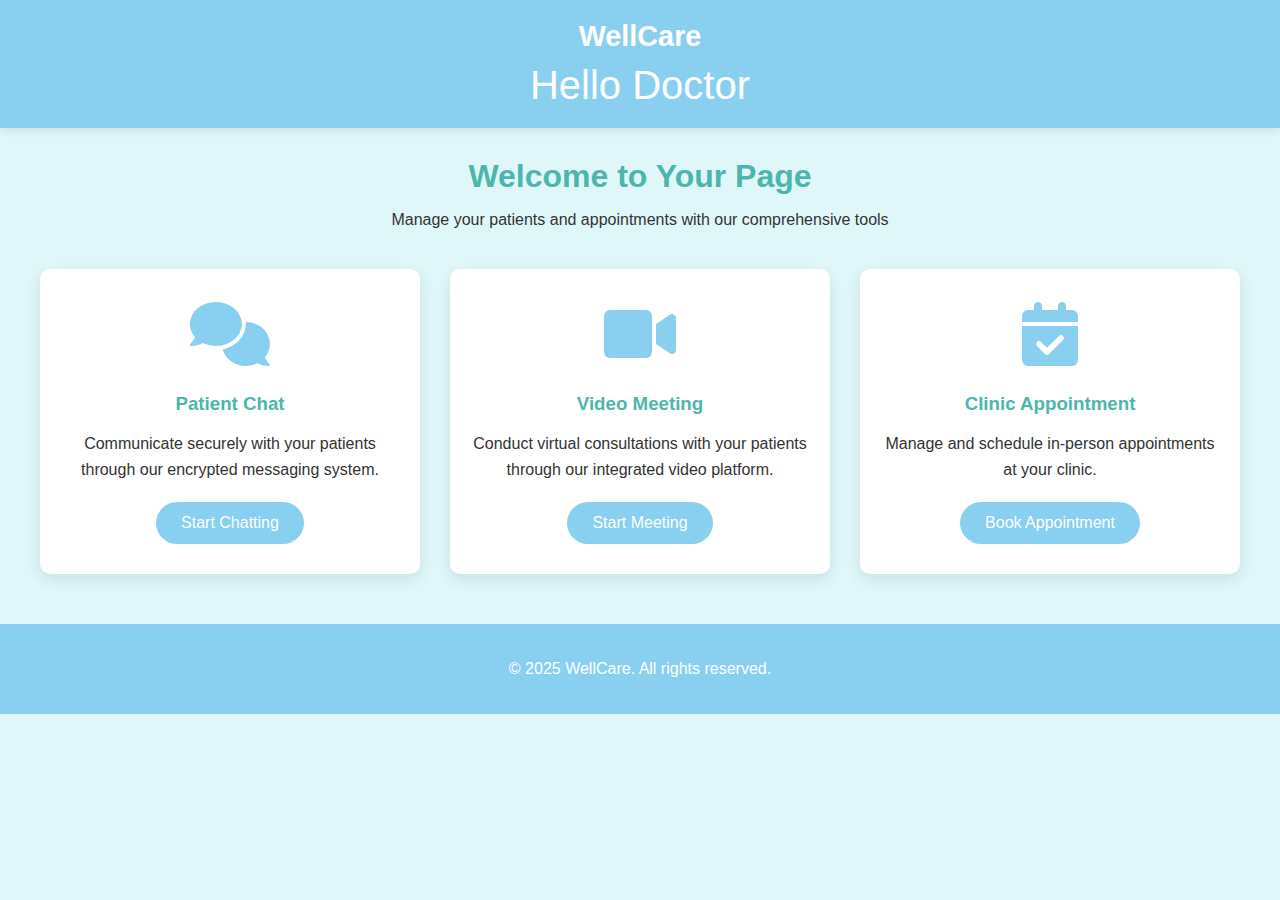
<file: doc_page/doc_page.html>
<!DOCTYPE html>
<html lang="en">
<head>
    <meta charset="UTF-8">
    <meta name="viewport" content="width=device-width, initial-scale=1.0">
    <title>WellCare - Doctor Dashboard</title>
    <style>
        :root {
            --baby-blue: #89CFF0;
            --baby-blue-light: #E0F7FA;
            --baby-blue-dark: #4DB6AC;
            --white: #FFFFFF;
            --gray: #F5F5F5;
            --text: #333333;
        }
        
        body {
            font-family: 'Segoe UI', Tahoma, Geneva, Verdana, sans-serif;
            margin: 0;
            padding: 0;
            background-color: var(--baby-blue-light);
            color: var(--text);
        }
        
        .header {
            background-color: var(--baby-blue);
            color: var(--white);
            padding: 20px 0;
            text-align: center;
            box-shadow: 0 2px 10px rgba(0, 0, 0, 0.1);
        }
        
        .header h1 {
            margin: 0;
            font-size: 2.5rem;
            font-weight: 300;
        }
        
        .header .logo {
            font-size: 1.8rem;
            font-weight: bold;
            margin-bottom: 10px;
            display: block;
        }
        
        .container {
            max-width: 1200px;
            margin: 30px auto;
            padding: 0 20px;
        }
        
        .welcome-message {
            text-align: center;
            margin-bottom: 40px;
        }
        
        .welcome-message h2 {
            color: var(--baby-blue-dark);
            font-size: 2rem;
            margin-bottom: 10px;
        }
        
        .services {
            display: grid;
            grid-template-columns: repeat(auto-fit, minmax(300px, 1fr));
            gap: 30px;
        }
        
        .service-card {
            background-color: var(--white);
            border-radius: 10px;
            overflow: hidden;
            box-shadow: 0 5px 15px rgba(0, 0, 0, 0.1);
            transition: transform 0.3s ease, box-shadow 0.3s ease;
            text-align: center;
            padding: 30px 20px;
        }
        
        .service-card:hover {
            transform: translateY(-10px);
            box-shadow: 0 15px 30px rgba(0, 0, 0, 0.15);
        }
        
        .service-icon {
            font-size: 4rem;
            color: var(--baby-blue);
            margin-bottom: 20px;
        }
        
        .service-card h3 {
            color: var(--baby-blue-dark);
            margin-bottom: 15px;
        }
        
        .service-card p {
            color: var(--text);
            margin-bottom: 20px;
            line-height: 1.6;
        }
        
        .btn {
            display: inline-block;
            background-color: var(--baby-blue);
            color: var(--white);
            padding: 12px 25px;
            border-radius: 50px;
            text-decoration: none;
            font-weight: 500;
            transition: background-color 0.3s ease;
        }
        
        .btn:hover {
            background-color: var(--baby-blue-dark);
        }
        
        footer {
            background-color: var(--baby-blue);
            color: var(--white);
            text-align: center;
            padding: 20px 0;
            margin-top: 50px;
        }
        
        @media (max-width: 768px) {
            .services {
                grid-template-columns: 1fr;
            }
            
            .header h1 {
                font-size: 2rem;
            }
        }
    </style>
    <link rel="stylesheet" href="https://cdnjs.cloudflare.com/ajax/libs/font-awesome/6.0.0-beta3/css/all.min.css">
</head>
<body>
    <div class="header">
        <span class="logo">WellCare</span>
        <h1>Hello Doctor</h1>
    </div>
    
    <div class="container">
        <div class="welcome-message">
            <h2>Welcome to Your Page</h2>
            <p>Manage your patients and appointments with our comprehensive tools</p>
        </div>
        
        <div class="services">
            <div class="service-card">
                <div class="service-icon">
                    <i class="fas fa-comments"></i>
                </div>
                <h3>Patient Chat</h3>
                <p>Communicate securely with your patients through our encrypted messaging system.</p>
                <a href="#" class="btn">Start Chatting</a>
            </div>
            
            <div class="service-card">
                <div class="service-icon">
                    <i class="fas fa-video"></i>
                </div>
                <h3>Video Meeting</h3>
                <p>Conduct virtual consultations with your patients through our integrated video platform.</p>
                <a href="#" class="btn">Start Meeting</a>
            </div>
            





            

            <div class="service-card"  onclick="location.href='doctor_dashboard.php'" >
                <div class="service-icon">
                    <i class="fas fa-calendar-check"></i>
                </div>
                <h3>Clinic Appointment</h3>
                <p>Manage and schedule in-person appointments at your clinic.</p>
                <a href="#" class="btn">Book Appointment</a>
            </div>
        </div>
    </div>
    
    <footer>
        <p>&copy; 2025 WellCare. All rights reserved.</p>
    </footer>
</body>
</html>
</file>
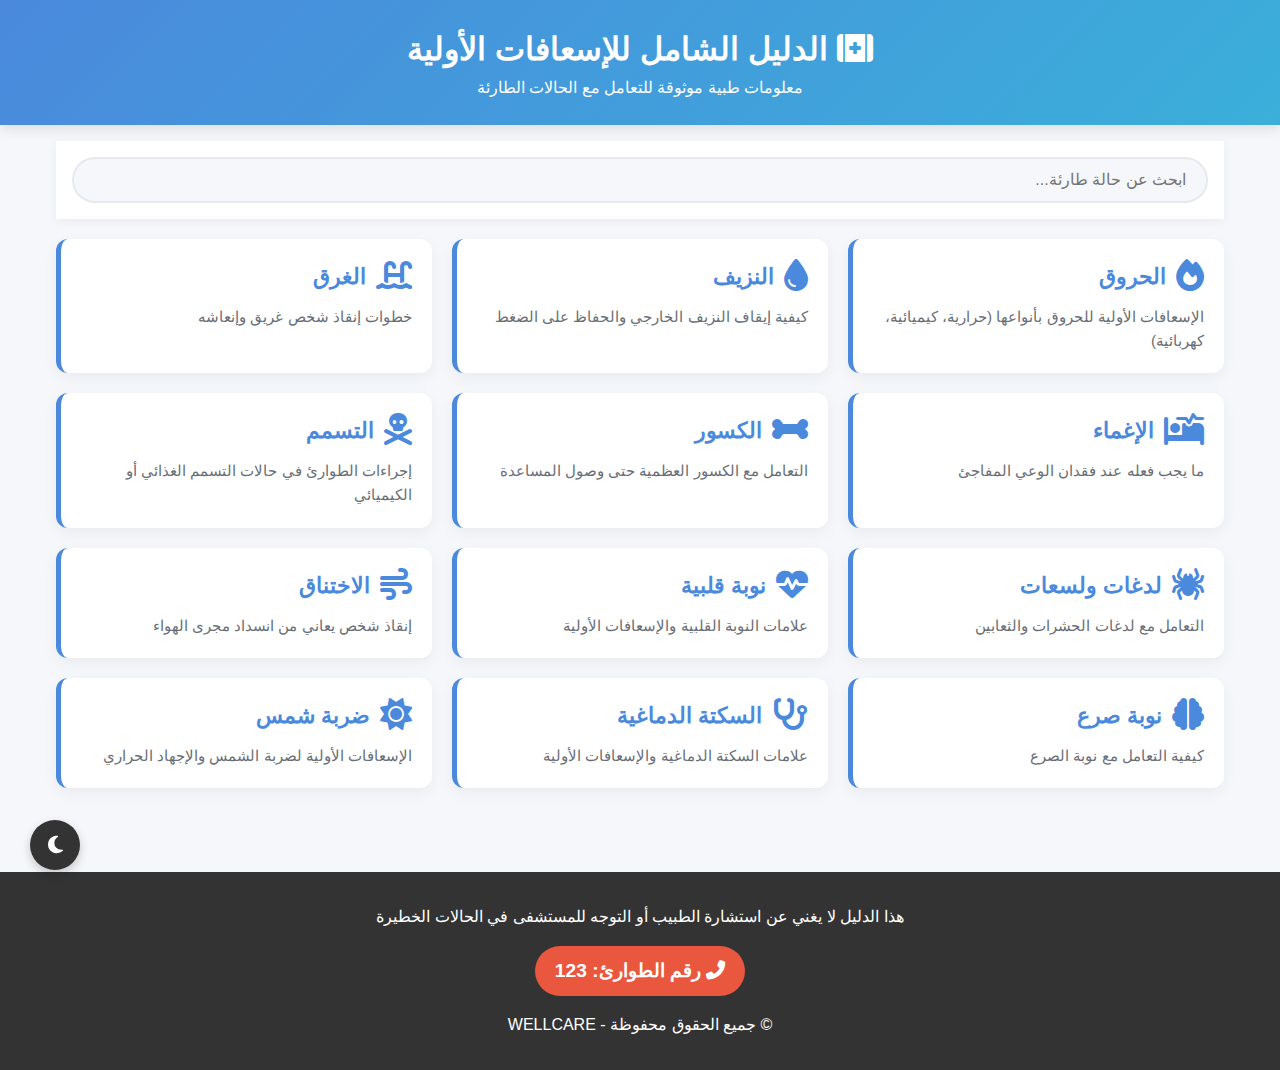
<file: user_vip/ambulance.html>
<!DOCTYPE html>
<html dir="rtl" lang="ar">
<head>
    <meta charset="UTF-8">
    <meta name="viewport" content="width=device-width, initial-scale=1.0">
    <title>الدليل الشامل للإسعافات الأولية</title>
    <link rel="stylesheet" href="https://cdnjs.cloudflare.com/ajax/libs/font-awesome/6.4.0/css/all.min.css">
    <style>
        :root {
            --primary: #4a89dc;  
            --secondary: #3bafda;
            --light: #f5f7fa;
            --dark: #333;
            --warning: #f6bb42;
            --success: #8cc152;
            --danger: #e9573f;
            --text: #434a54;
        }
        
        * {
            box-sizing: border-box;
            margin: 0;
            padding: 0;
        }
        
        body {
            font-family: 'Tajawal', 'Arial', sans-serif;
            background-color: var(--light);
            color: var(--text);
            line-height: 1.6;
            transition: all 0.3s ease;
        }
        
        header {
            background: linear-gradient(135deg, var(--primary), var(--secondary));
            color: white;
            padding: 1.5rem;
            text-align: center;
            box-shadow: 0 4px 12px rgba(0,0,0,0.1);
            position: relative;
        }
        
        .container {
            max-width: 1200px;
            margin: 0 auto;
            padding: 1rem;
            position: relative;
        }
        
        .search-container {
            position: sticky;
            top: 0;
            background-color: white;
            padding: 1rem;
            box-shadow: 0 2px 10px rgba(0,0,0,0.05);
            z-index: 100;
        }
        
        .search-bar {
            width: 100%;
            padding: 12px 20px;
            border: 2px solid #e6e9ed;
            border-radius: 30px;
            font-size: 16px;
            text-align: right;
            transition: all 0.3s;
            background-color: #f5f7fa;
        }
        
        .search-bar:focus {
            outline: none;
            border-color: var(--primary);
            background-color: white;
            box-shadow: 0 0 0 3px rgba(74, 137, 220, 0.2);
        }
        
        .emergency-grid {
            display: grid;
            grid-template-columns: repeat(auto-fill, minmax(280px, 1fr));
            gap: 20px;
            padding: 20px 0;
        }
        
        .emergency-card {
            background: white;
            border-radius: 12px;
            padding: 20px;
            box-shadow: 0 5px 15px rgba(0,0,0,0.05);
            transition: all 0.3s ease;
            cursor: pointer;
            border-left: 5px solid var(--primary);
            position: relative;
            overflow: hidden;
        }
        
        .emergency-card:hover {
            transform: translateY(-5px);
            box-shadow: 0 8px 25px rgba(0,0,0,0.1);
        }
        
        .emergency-card h2 {
            color: var(--primary);
            margin-bottom: 10px;
            font-size: 1.4rem;
        }
        
        .emergency-card p {
            color: var(--text);
            opacity: 0.8;
            font-size: 0.95rem;
        }
        
        .emergency-icon {
            font-size: 2rem;
            margin-left: 10px;
            color: var(--primary);
            float: right;
        }
        
        /* عرض تفاصيل الحالة في صفحة منفصلة */
        .emergency-details {
            position: fixed;
            top: 0;
            right: -100%;
            width: 100%;
            max-width: 600px;
            height: 100vh;
            background-color: white;
            z-index: 1000;
            padding: 1.5rem;
            overflow-y: auto;
            transition: right 0.4s ease;
            box-shadow: -5px 0 15px rgba(0,0,0,0.1);
        }
        
        .emergency-details.active {
            right: 0;
        }
        
        .details-header {
            display: flex;
            justify-content: space-between;
            align-items: center;
            margin-bottom: 1.5rem;
            padding-bottom: 1rem;
            border-bottom: 1px solid #eee;
        }
        
        .details-header h2 {
            color: var(--primary);
            font-size: 1.8rem;
        }
        
        .close-btn {
            background: none;
            border: none;
            font-size: 1.5rem;
            cursor: pointer;
            color: var(--text);
        }
        
        .steps-container {
            background-color: #f5f7fa;
            border-radius: 10px;
            padding: 1.5rem;
            margin: 1.5rem 0;
        }
        
        .steps-container h3 {
            color: var(--primary);
            margin-bottom: 1rem;
            font-size: 1.3rem;
        }
        
        .steps-list {
            padding-right: 1.5rem;
        }
        
        .steps-list li {
            margin-bottom: 0.8rem;
            position: relative;
        }
        
        .warning-box {
            background-color: #fff3f3;
            border-right: 4px solid var(--danger);
            padding: 1rem;
            border-radius: 8px;
            margin: 1.5rem 0;
        }
        
        .warning-box h3 {
            color: var(--danger);
            margin-bottom: 0.5rem;
        }
        
        .video-container {
            position: relative;
            padding-bottom: 56.25%;
            height: 0;
            overflow: hidden;
            margin: 1.5rem 0;
            border-radius: 10px;
            box-shadow: 0 5px 15px rgba(0,0,0,0.1);
        }
        
        .video-container iframe {
            position: absolute;
            top: 0;
            right: 0;
            width: 100%;
            height: 100%;
            border: none;
        }
        
        .action-buttons {
            display: flex;
            gap: 10px;
            margin-top: 2rem;
            flex-wrap: wrap;
        }
        
        .btn {
            padding: 10px 20px;
            border: none;
            border-radius: 30px;
            cursor: pointer;
            font-weight: bold;
            transition: all 0.3s;
            display: inline-flex;
            align-items: center;
            gap: 8px;
        }
        
        .btn-primary {
            background-color: var(--primary);
            color: white;
        }
        
        .btn-primary:hover {
            background-color: #3a7bd5;
            transform: translateY(-2px);
        }
        
        .btn-secondary {
            background-color: var(--secondary);
            color: white;
        }
        
        .btn-secondary:hover {
            background-color: #2a9ac8;
            transform: translateY(-2px);
        }
        
        .btn-outline {
            background-color: transparent;
            border: 2px solid var(--primary);
            color: var(--primary);
        }
        
        .btn-outline:hover {
            background-color: rgba(74, 137, 220, 0.1);
        }
        
        footer {
            background-color: var(--dark);
            color: white;
            text-align: center;
            padding: 2rem 1rem;
            margin-top: 3rem;
        }
        
        .emergency-number {
            background-color: var(--danger);
            color: white;
            padding: 10px 20px;
            border-radius: 30px;
            display: inline-block;
            margin-top: 1rem;
            font-weight: bold;
            font-size: 1.2rem;
        }
        
        /* Dark Mode */
        .dark-mode {
            background-color: #1a1a1a;
            color: #f0f0f0;
        }
        
        .dark-mode .emergency-card,
        .dark-mode .steps-container,
        .dark-mode .search-container {
            background-color: #2d2d2d;
            color: #f0f0f0;
        }
        
        .dark-mode .emergency-details {
            background-color: #252525;
            color: #f0f0f0;
        }
        
        .dark-mode .steps-container {
            background-color: #333;
        }
        
        .dark-mode .warning-box {
            background-color: #3a2a2a;
        }
        
        .dark-mode .search-bar {
            background-color: #333;
            color: white;
            border-color: #444;
        }
        
        .dark-mode-toggle {
            position: fixed;
            bottom: 30px;
            left: 30px;
            z-index: 100;
            background: var(--dark);
            color: white;
            border: none;
            border-radius: 50%;
            width: 50px;
            height: 50px;
            font-size: 20px;
            cursor: pointer;
            box-shadow: 0 4px 10px rgba(0,0,0,0.2);
            display: flex;
            align-items: center;
            justify-content: center;
            transition: all 0.3s;
        }
        
        .dark-mode-toggle:hover {
            transform: scale(1.1);
        }
        
        /* Animation */
        @keyframes fadeIn {
            from { opacity: 0; transform: translateY(20px); }
            to { opacity: 1; transform: translateY(0); }
        }
        
        .emergency-card {
            animation: fadeIn 0.5s ease forwards;
        }
        
        /* Responsive */
        @media (max-width: 768px) {
            .emergency-grid {
                grid-template-columns: 1fr;
            }
            
            .emergency-details {
                max-width: 100%;
            }
            
            .action-buttons {
                flex-direction: column;
            }
            
            .btn {
                width: 100%;
                justify-content: center;
            }
        }
        
        /* حالة عدم وجود نتائج بحث */
        .no-results {
            text-align: center;
            padding: 2rem;
            grid-column: 1 / -1;
            color: var(--text);
            opacity: 0.7;
        }
    </style>
</head>
<body>
    <header>
        <h1><i class="fas fa-first-aid"></i> الدليل الشامل للإسعافات الأولية</h1>
        <p>معلومات طبية موثوقة للتعامل مع الحالات الطارئة</p>
    </header>
    
    <div class="container">
        <div class="search-container">
            <input type="text" class="search-bar" placeholder="ابحث عن حالة طارئة...">
        </div>
        
        <div class="emergency-grid" id="emergencyContainer">
            <!-- سيتم ملؤها بواسطة JavaScript -->
        </div>
    </div>
    
    <!-- تفاصيل الحالة (ستظهر كصفحة منبثقة من الجانب) -->
    <div class="emergency-details" id="emergencyDetails">
        <div class="details-header">
            <h2 id="detailTitle"></h2>
            <button class="close-btn" onclick="closeDetails()"><i class="fas fa-times"></i></button>
        </div>
        
        <div id="detailContent"></div>
        
        <div class="action-buttons">
            <button class="btn btn-primary" onclick="printDetails()">
                <i class="fas fa-print"></i> طباعة الإرشادات
            </button>
            <button class="btn btn-secondary" onclick="shareDetails()">
                <i class="fas fa-share-alt"></i> مشاركة
            </button>
            <button class="btn btn-outline" onclick="closeDetails()">
                <i class="fas fa-arrow-right"></i> العودة للقائمة
            </button>
        </div>
    </div>
    
    <footer>
        <p>هذا الدليل لا يغني عن استشارة الطبيب أو التوجه للمستشفى في الحالات الخطيرة</p>
        <div class="emergency-number">
            <i class="fas fa-phone-alt"></i> رقم الطوارئ: 123
        </div>
        <p style="margin-top: 1rem;">©  جميع الحقوق محفوظة -   WELLCARE</p>
    </footer>
    
    <button class="dark-mode-toggle" id="darkModeToggle" onclick="toggleDarkMode()">
        <i class="fas fa-moon"></i>
    </button>
    
    <script>
        // بيانات الحالات الطارئة
        const emergencies = [
            {
                id: 'burns',
                title: 'الحروق',
                icon: 'fas fa-fire',
                description: 'الإسعافات الأولية للحروق بأنواعها (حرارية، كيميائية، كهربائية)',
                steps: [
                    'أبعد المصاب عن مصدر الحرق فورًا',
                    'قم بتبريد الحرق بماء فاتر (ليس باردًا جدًا) لمدة 10-15 دقيقة',
                    'أزل أي ملابس أو مجوهرات غير ملتصقة بالجلد بلطف',
                    'غطِ الحرق بضمادة نظيفة غير لاصقة أو قطعة قماش نظيفة',
                    'لا تفتح البثور إن وجدت',
                    'في حالة الحروق الكبيرة أو العميقة، اتصل بالإسعاف فورًا'
                ],
                warnings: [
                    'استخدام الثلج مباشرة على الحرق',
                    'استخدام الزبدة، الزيت أو معجون الأسنان',
                    'إزالة الملابس الملتصقة بالجلد بالقوة',
                    'فتح البثور الناتجة عن الحرق'
                ],
                video: 'https://www.youtube.com/embed/XWizgFHxq1Y'
            },
            {
                id: 'bleeding',
                title: 'النزيف',
                icon: 'fas fa-tint',
                description: 'كيفية إيقاف النزيف الخارجي والحفاظ على الضغط',
                steps: [
                    'اغسل يديك إن أمكن أو استخدم قفازات لحماية نفسك',
                    'اضغط مباشرة على الجرح بضمادة نظيفة أو قطعة قماش',
                    'ارفع الجزء المصاب فوق مستوى القلب إن أمكن',
                    'استمر في الضغط حتى توقف النزيف',
                    'إذا تسرب الدم عبر الضمادة، أضف المزيد من الضمادات دون إزالة الأولى',
                    'في حالة النزيف الشديد الذي لا يتوقف، اتصل بالإسعاف فورًا'
                ],
                warnings: [
                    'إزالة الضمادة المشبعة بالدم',
                    'استخدام الرباط الضاغط إلا في حالات النزيف الشديد',
                    'تحريك المصاب بعنف إذا اشتبه في كسر'
                ],
                video: 'https://www.youtube.com/embed/XWizgFHxq1Y'
            },
            {
                id: 'drowning',
                title: 'الغرق',
                icon: 'fas fa-swimming-pool',
                description: 'خطوات إنقاذ شخص غريق وإنعاشه',
                steps: [
                    'أخرج المصاب من الماء بأمان مع حماية نفسك أولاً',
                    'تحقق من التنفس والنبض',
                    'إذا كان لا يتنفس، ابدأ الإنعاش القلبي الرئوي فورًا',
                    'قم بـ 30 ضغطة صدر متبوعة بـ 2 نفس إنقاذ',
                    'استمر حتى يعود التنفس أو تصل المساعدة الطبية',
                    'حتى لو بدا المصاب بخير بعد الإنقاذ، يجب نقله للمستشفى'
                ],
                warnings: [
                    'محاولة إخراج الماء من الرئتين (هذا خرافة)',
                    'إهمال نقل المصاب للمستشفى حتى لو بدا بحالة جيدة',
                    'تعريض المصاب لخطر الغرق مرة أخرى أثناء الإنقاذ'
                ],
                video: 'https://www.youtube.com/embed/XWizgFHxq1Y'
            },
            {
                id: 'fainting',
                title: 'الإغماء',
                icon: 'fas fa-procedures',
                description: 'ما يجب فعله عند فقدان الوعي المفاجئ',
                steps: [
                    'ضع المصاب على ظهره مع رفع قدميه حوالي 30 سم فوق مستوى القلب',
                    'افحص مجرى التنفس وتأكد أنه مفتوح',
                    'افك أي ملابس ضيقة حول الرقبة أو الصدر',
                    'لا تقدم أي طعام أو شراب للمصاب حتى يستعيد وعيه بالكامل',
                    'عند استعادة الوعي، اجلس المصاب ببطء وانتظر بضع دقائق قبل الوقوف',
                    'إذا لم يستعد المصاب وعيه خلال دقيقة، اتصل بالإسعاف فورًا'
                ],
                warnings: [
                    'هز المصاب أو صفع وجهه لمحاولة إفاقته',
                    'محاولة إعطاء الماء أو الطعام لشخص فاقد الوعي',
                    'إهمال الحالة إذا تكررت مرات الإغماء'
                ],
                video: 'https://www.youtube.com/embed/XWizgFHxq1Y'
            },
            {
                id: 'fractures',
                title: 'الكسور',
                icon: 'fas fa-bone',
                description: 'التعامل مع الكسور العظمية حتى وصول المساعدة',
                steps: [
                    'اطلب المساعدة الطبية فورًا خاصة إذا كان الكسر مفتوحًا',
                    'لا تحرك الجزء المصاب إلا للضرورة القصوى',
                    'ثبت العضو المصاب باستخدام جبيرة أو قطعة خشب',
                    'استخدم كمادات باردة لتقليل التورم (مع وضع قطعة قماش بين الجلد والكمادة)',
                    'إذا كان الكسر مفتوحًا، غطه بضمادة نظيفة دون الضغط عليه',
                    'راقب المصاب لظهور علامات الصدمة مثل شحوب الوجه أو التعرق البارد'
                ],
                warnings: [
                    'محاولة إعادة العظم لمكانه الطبيعي',
                    'تحريك المصاب بعنف خاصة في كسور العمود الفقري',
                    'إهمال الكسور الصغيرة التي قد تسبب مضاعفات لاحقًا'
                ],
                video: 'https://www.youtube.com/embed/XWizgFHxq1Y'
            },
            {
                id: 'poisoning',
                title: 'التسمم',
                icon: 'fas fa-skull-crossbones',
                description: 'إجراءات الطوارئ في حالات التسمم الغذائي أو الكيميائي',
                steps: [
                    'حدد نوع المادة المسببة للتسمم إن أمكن',
                    'في حالة التسمم عن طريق الفم، لا تحفز القيء إلا إذا نصحك مركز السموم بذلك',
                    'في حالة التسمم الكيميائي على الجلد، اغسل المنطقة بالماء الجاري لمدة 15 دقيقة',
                    'احتفظ بعينة من المادة المسببة للتسمم إن أمكن',
                    'اتصل بمركز السموم أو الإسعاف فورًا وأخبرهم بنوع السم إن عرفته',
                    'راقب العلامات الحيوية حتى وصول المساعدة'
                ],
                warnings: [
                    'إعطاء أي مضاد للسموم دون استشارة طبية',
                    'إعطاء الحليب أو الزيت في حالات التسمم الكيميائي',
                    'التأخر في طلب المساعدة الطبية'
                ],
                video: 'https://www.youtube.com/embed/XWizgFHxq1Y'
            },
            {
                id: 'bites',
                title: 'لدغات ولسعات',
                icon: 'fas fa-spider',
                description: 'التعامل مع لدغات الحشرات والثعابين',
                steps: [
                    'اغسل منطقة اللدغة بالماء والصابون',
                    'ضع كمادة باردة لتخفيف الألم والتورم',
                    'في حالة لسعات النحل، أزل الإبرة بلطف باستخدام بطاقة بلاستيكية',
                    'في حالة لدغات الثعابين، حافظ على هدوء المصاب وثبت العضو المصاب',
                    'راقب ظهور علامات الحساسية مثل صعوبة التنفس أو تورم الوجه',
                    'في الحالات الشديدة، اتصل بالإسعاف فورًا'
                ],
                warnings: [
                    'مص السم من الجرح',
                    'وضع رباط ضاغط فوق اللدغة',
                    'قطع الجرح أو كيه',
                    'إعطاء المصاب أي مسكنات أو كحول'
                ],
                video: 'https://www.youtube.com/embed/XWizgFHxq1Y'
            },
            {
                id: 'heart-attack',
                title: 'نوبة قلبية',
                icon: 'fas fa-heartbeat',
                description: 'علامات النوبة القلبية والإسعافات الأولية',
                steps: [
                    'تعرف على الأعراض: ألم في الصدر، ضيق تنفس، عرق بارد، غثيان',
                    'اجعل المصاب يجلس في وضع مريح مع رفع الرأس قليلاً',
                    'افك أي ملابس ضيقة حول الرقبة والصدر',
                    'إذا كان المصاب واعيًا، أعطه قرص أسبرين (إذا لم يكن لديه حساسية)',
                    'إذا فقد المصاب الوعي، ابدأ الإنعاش القلبي الرئوي فورًا',
                    'اتصل بالإسعاف واذكر أنك تشتبه في نوبة قلبية'
                ],
                warnings: [
                    'تجاهل الأعراض حتى لو كانت خفيفة',
                    'محاولة نقل المصاب بنفسك إلى المستشفى',
                    'إعطاء المصاب أي طعام أو شراب'
                ],
                video: 'https://www.youtube.com/embed/XWizgFHxq1Y'
            },
            {
                id: 'choking',
                title: 'الاختناق',
                icon: 'fas fa-wind',
                description: 'إنقاذ شخص يعاني من انسداد مجرى الهواء',
                steps: [
                    'اسأل المصاب "هل تختنق؟" إذا كان لا يستطيع الكلام أو السعال، تصرف فورًا',
                    'قف خلف المصاب ولف ذراعيك حول وسطه',
                    'ضع قبضة يد واحدة فوق سرته مباشرة، وامسكها باليد الأخرى',
                    'أعط ضغطات سريعة إلى الداخل والأعلى (مناورة هيمليخ)',
                    'استمر حتى يخرج الجسم الغريب أو يفقد المصاب وعيه',
                    'إذا فقد المصاب وعيه، ابدأ الإنعاش القلبي الرئوي'
                ],
                warnings: [
                    'ضرب الظهر لشخص واقف (قد يدفع الجسم الغريب للداخل)',
                    'إجراء مناورة هيمليخ على الحوامل أو البدينين (استخدم ضغطات صدر بدلاً من البطن)',
                    'التأخر في طلب المساعدة الطبية'
                ],
                video: 'https://www.youtube.com/embed/XWizgFHxq1Y'
            },
            {
                id: 'epilepsy',
                title: 'نوبة صرع',
                icon: 'fas fa-brain',
                description: 'كيفية التعامل مع نوبة الصرع',
                steps: [
                    'أبعد أي أجسام خطرة من حول المصاب',
                    'ضع شيئًا ناعمًا تحت رأسه',
                    'أدر المصاب على جانبه لتسهيل التنفس',
                    'قم بقياس مدة النوبة',
                    'ابق هادئًا وطمئن المحيطين',
                    'بعد النوبة، ساعد المصاب على الجلوس في مكان آمن'
                ],
                warnings: [
                    'محاولة إيقاف حركات المصاب أو تقييده',
                    'وضع أي شيء في فم المصاب',
                    'محاولة إعطاء الماء أو الدواء أثناء النوبة',
                    'ترك المصاب وحده بعد النوبة مباشرة'
                ],
                video: 'https://www.youtube.com/embed/XWizgFHxq1Y'
            },
            {
                id: 'stroke',
                title: 'السكتة الدماغية',
                icon: 'fas fa-stethoscope',
                description: 'علامات السكتة الدماغية والإسعافات الأولية',
                steps: [
                    'تذكر الاختصار FAST: وجه مترهل، ضعف في الذراع، صعوبة في الكلام، وقت لطلب الإسعاف',
                    'اطلب الإسعاف فورًا عند ملاحظة أي من هذه الأعراض',
                    'سجل وقت بداية الأعراض (مهم للعلاج)',
                    'اجعل المصاب يجلس أو يستلقي في وضع مريح',
                    'لا تعط المصاب أي طعام أو شراب',
                    'راقب العلامات الحيوية حتى وصول المساعدة'
                ],
                warnings: [
                    'تجاهل الأعراض حتى لو اختفت',
                    'محاولة نقل المصاب بنفسك إلى المستشفى',
                    'إعطاء الأسبرين دون استشارة طبية'
                ],
                video: 'https://www.youtube.com/embed/XWizgFHxq1Y'
            },
            {
                id: 'heat-stroke',
                title: 'ضربة شمس',
                icon: 'fas fa-sun',
                description: 'الإسعافات الأولية لضربة الشمس والإجهاد الحراري',
                steps: [
                    'انقل المصاب إلى مكان بارد ومظلل',
                    'أزل الملابس الزائدة',
                    'ضع كمادات باردة على الرقبة، الإبطين، والفخذين',
                    'استخدم مروحة أو أي وسيلة لتحريك الهواء',
                    'إذا كان المصاب واعيًا، أعطه ماءً باردًا ليشرب',
                    'في الحالات الشديدة، اتصل بالإسعاف فورًا'
                ],
                warnings: [
                    'استخدام الثلج مباشرة على الجلد',
                    'إعطاء المشروبات الكحولية أو التي تحتوي على الكافيين',
                    'ترك المصاب وحده',
                    'التقليل من خطورة الحالة'
                ],
                video: 'https://www.youtube.com/embed/XWizgFHxq1Y'
            }
        ];

        // تهيئة الصفحة
        document.addEventListener('DOMContentLoaded', function() {
            renderEmergencyCards();
            setupSearch();
            
            // تحميل حالة من URL إذا كان موجودًا
            const urlParams = new URLSearchParams(window.location.search);
            const emergencyId = urlParams.get('id');
            if (emergencyId) {
                showEmergencyDetails(emergencyId);
            }
        });

        // عرض بطاقات الحالات الطارئة
        function renderEmergencyCards(filteredEmergencies = null) {
            const container = document.getElementById('emergencyContainer');
            container.innerHTML = '';
            
            const emergenciesToRender = filteredEmergencies || emergencies;
            
            if (emergenciesToRender.length === 0) {
                container.innerHTML = '<div class="no-results">لا توجد نتائج تطابق بحثك</div>';
                return;
            }
            
            emergenciesToRender.forEach((emergency, index) => {
                const card = document.createElement('div');
                card.className = 'emergency-card';
                card.style.animationDelay = `${index * 0.1}s`;
                card.onclick = () => showEmergencyDetails(emergency.id);
                
                card.innerHTML = `
                    <i class="${emergency.icon} emergency-icon"></i>
                    <h2>${emergency.title}</h2>
                    <p>${emergency.description}</p>
                `;
                
                container.appendChild(card);
            });
        }

        // إعداد وظيفة البحث
        function setupSearch() {
            const searchBar = document.querySelector('.search-bar');
            searchBar.addEventListener('input', function(e) {
                const searchTerm = e.target.value.toLowerCase();
                const filtered = emergencies.filter(emergency => 
                    emergency.title.toLowerCase().includes(searchTerm) || 
                    emergency.description.toLowerCase().includes(searchTerm)
                );
                renderEmergencyCards(filtered);
            });
        }

        // عرض تفاصيل الحالة
        function showEmergencyDetails(id) {
            const emergency = emergencies.find(e => e.id === id);
            if (!emergency) return;
            
            // تحديث URL لإمكانية المشاركة
            window.history.pushState({}, '', `?id=${id}`);
            
            document.getElementById('detailTitle').textContent = emergency.title;
            
            let content = `
                <div class="steps-container">
                    <h3><i class="fas fa-list-ol"></i> الخطوات الأساسية:</h3>
                    <ol class="steps-list">
                        ${emergency.steps.map(step => `<li>${step}</li>`).join('')}
                    </ol>
                </div>
                
                <div class="warning-box">
                    <h3><i class="fas fa-exclamation-triangle"></i> تحذيرات مهمة:</h3>
                    <ul>
                        ${emergency.warnings.map(warning => `<li>${warning}</li>`).join('')}
                    </ul>
                </div>
            `;
            
            if (emergency.video) {
                content += `
                    <h3><i class="fas fa-video"></i> فيديو توضيحي:</h3>
                    <div class="video-container">
                        <iframe src="${emergency.video}" frameborder="0" allow="accelerometer; autoplay; clipboard-write; encrypted-media; gyroscope; picture-in-picture" allowfullscreen></iframe>
                    </div>
                `;
            }
            
            document.getElementById('detailContent').innerHTML = content;
            document.getElementById('emergencyDetails').classList.add('active');
            document.body.style.overflow = 'hidden';
        }

        // إغلاق تفاصيل الحالة
        function closeDetails() {
            document.getElementById('emergencyDetails').classList.remove('active');
            document.body.style.overflow = 'auto';
            window.history.pushState({}, '', window.location.pathname);
        }

        // طباعة التفاصيل
        function printDetails() {
            const originalContents = document.body.innerHTML;
            const printContents = document.getElementById('emergencyDetails').innerHTML;
            
            document.body.innerHTML = `
                <h1 style="text-align:center;color:${getComputedStyle(document.documentElement).getPropertyValue('--primary')};margin-bottom:20px;">
                    ${document.getElementById('detailTitle').textContent}
                </h1>
                ${printContents}
                <style>
                    body { font-family: Arial; padding: 20px; }
                    .btn, .close-btn, .details-header { display: none; }
                    .steps-container { background: #f5f5f5; padding: 15px; border-radius: 5px; }
                    .warning-box { background: #fff0f0; padding: 10px; border-left: 4px solid red; }
                    .video-container iframe { width: 100%; height: 400px; }
                    @media print {
                        .video-container { display: none; }
                    }
                </style>
            `;
            
            window.print();
            document.body.innerHTML = originalContents;
            document.getElementById('emergencyDetails').classList.add('active');
        }

        // مشاركة التفاصيل
        function shareDetails() {
            const title = document.getElementById('detailTitle').textContent;
            const url = window.location.href.split('?')[0] + `?id=${emergencies.find(e => e.title === title).id}`;
            
            if (navigator.share) {
                navigator.share({
                    title: `إسعافات أولية - ${title}`,
                    text: `تعلم كيفية التعامل مع ${title} من خلال هذا الدليل`,
                    url: url
                }).catch(err => {
                    console.log('Error sharing:', err);
                    fallbackShare(url);
                });
            } else {
                fallbackShare(url);
            }
        }
        
        function fallbackShare(url) {
            prompt('انسخ الرابط لمشاركته:', url);
        }

        // تبديل الوضع الليلي
        function toggleDarkMode() {
            document.body.classList.toggle('dark-mode');
            const icon = document.getElementById('darkModeToggle');
            
            if (document.body.classList.contains('dark-mode')) {
                icon.innerHTML = '<i class="fas fa-sun"></i>';
                localStorage.setItem('darkMode', 'enabled');
            } else {
                icon.innerHTML = '<i class="fas fa-moon"></i>';
                localStorage.setItem('darkMode', 'disabled');
            }
        }

        // التحقق من وضع التخزين المحلي للوضع الليلي
        if (localStorage.getItem('darkMode') === 'enabled') {
            document.body.classList.add('dark-mode');
            document.getElementById('darkModeToggle').innerHTML = '<i class="fas fa-sun"></i>';
        }
    </script>
</body>
</html>
</file>
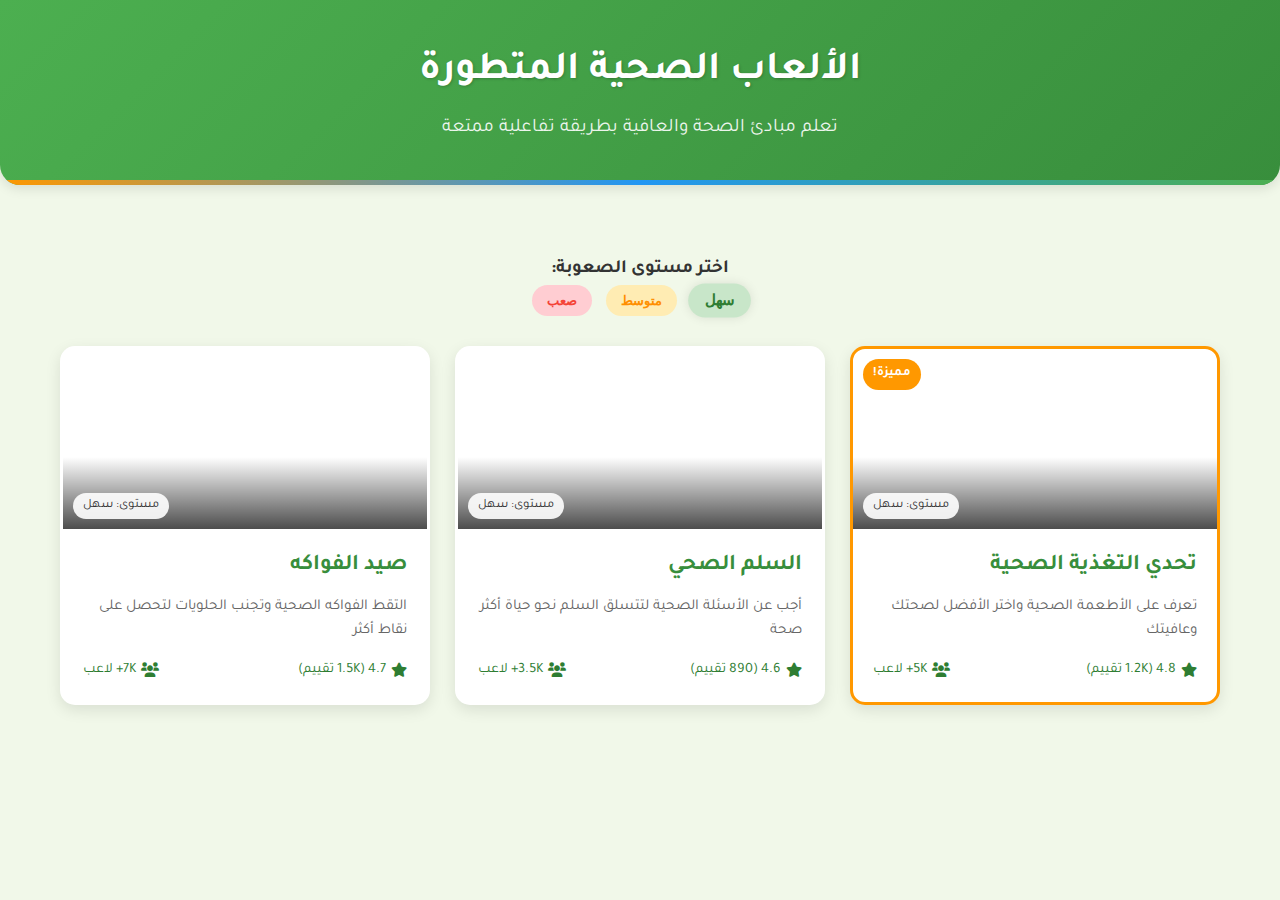
<file: user_vip/games.html>
<!DOCTYPE html>
<html lang="ar" dir="rtl">
<head>
    <meta charset="UTF-8">
    <meta name="viewport" content="width=device-width, initial-scale=1.0">
    <title>الألعاب الصحية المتطورة - موقعك الطبي</title>
    <style>
        :root {
            --primary: #4CAF50;
            --primary-dark: #388E3C;
            --secondary: #FF9800;
            --secondary-dark: #F57C00;
            --light: #F1F8E9;
            --dark: #2E7D32;
            --danger: #F44336;
            --white: #FFFFFF;
            --gray: #E0E0E0;
            --blue: #2196F3;
        }
        
        * {
            box-sizing: border-box;
            margin: 0;
            padding: 0;
        }
        
        body {
            font-family: 'Tajawal', sans-serif;
            background-color: var(--light);
            color: #333;
            line-height: 1.6;
        }
        
        .container {
            max-width: 1200px;
            margin: 0 auto;
            padding: 20px;
        }
        
        header {
            background: linear-gradient(135deg, var(--primary), var(--primary-dark));
            color: var(--white);
            padding: 20px 0;
            text-align: center;
            border-radius: 0 0 20px 20px;
            box-shadow: 0 4px 12px rgba(0,0,0,0.1);
            margin-bottom: 30px;
            position: relative;
            overflow: hidden;
        }
        
        header::after {
            content: "";
            position: absolute;
            bottom: 0;
            left: 0;
            width: 100%;
            height: 5px;
            background: linear-gradient(90deg, var(--secondary), var(--blue), var(--primary));
        }
        
        h1 {
            font-size: 2.5rem;
            margin-bottom: 10px;
            text-shadow: 1px 1px 3px rgba(0,0,0,0.2);
        }
        
        .subtitle {
            font-size: 1.2rem;
            opacity: 0.9;
        }
        
        .difficulty-selector {
            margin: 20px 0;
            text-align: center;
        }
        
        .difficulty-btn {
            padding: 8px 15px;
            margin: 0 5px;
            border: none;
            border-radius: 20px;
            cursor: pointer;
            font-weight: bold;
            transition: all 0.3s;
        }
        
        .difficulty-btn.easy {
            background-color: #C8E6C9;
            color: var(--dark);
        }
        
        .difficulty-btn.medium {
            background-color: #FFECB3;
            color: #FF8F00;
        }
        
        .difficulty-btn.hard {
            background-color: #FFCDD2;
            color: var(--danger);
        }
        
        .difficulty-btn.active {
            transform: scale(1.1);
            box-shadow: 0 0 10px rgba(0,0,0,0.1);
        }
        
        .games-grid {
            display: grid;
            grid-template-columns: repeat(auto-fill, minmax(300px, 1fr));
            gap: 25px;
            margin: 30px 0;
        }
        
        .game-card {
            background: var(--white);
            border-radius: 15px;
            overflow: hidden;
            box-shadow: 0 5px 15px rgba(0,0,0,0.1);
            transition: transform 0.3s, box-shadow 0.3s;
            cursor: pointer;
            position: relative;
            border: 3px solid transparent;
        }
        
        .game-card:hover {
            transform: translateY(-10px);
            box-shadow: 0 15px 30px rgba(0,0,0,0.15);
        }
        
        .game-card.featured {
            border-color: var(--secondary);
            position: relative;
        }
        
        .featured-badge {
            position: absolute;
            top: 10px;
            left: 10px;
            background-color: var(--secondary);
            color: white;
            padding: 5px 10px;
            border-radius: 20px;
            font-size: 0.8rem;
            font-weight: bold;
            z-index: 1;
        }
        
        .game-image {
            height: 180px;
            background-size: cover;
            background-position: center;
            position: relative;
        }
        
        .game-image::after {
            content: "";
            position: absolute;
            bottom: 0;
            left: 0;
            width: 100%;
            height: 40%;
            background: linear-gradient(to top, rgba(0,0,0,0.7), transparent);
        }
        
        .game-level {
            position: absolute;
            bottom: 10px;
            left: 10px;
            background: rgba(255,255,255,0.9);
            padding: 3px 10px;
            border-radius: 20px;
            font-size: 0.8rem;
            z-index: 1;
        }
        
        .game-content {
            padding: 20px;
        }
        
        .game-title {
            color: var(--primary-dark);
            margin-bottom: 10px;
            font-size: 1.4rem;
        }
        
        .game-desc {
            color: #666;
            margin-bottom: 15px;
            font-size: 0.95rem;
        }
        
        .game-meta {
            display: flex;
            justify-content: space-between;
            color: var(--dark);
            font-size: 0.9rem;
        }
        
        .game-meta span {
            display: flex;
            align-items: center;
        }
        
        .game-meta i {
            margin-left: 5px;
        }
        
        .game-modal {
            position: fixed;
            top: 0;
            left: 0;
            width: 100%;
            height: 100%;
            background: rgba(0,0,0,0.8);
            display: flex;
            justify-content: center;
            align-items: center;
            z-index: 1000;
            opacity: 0;
            pointer-events: none;
            transition: opacity 0.3s;
        }
        
        .game-modal.active {
            opacity: 1;
            pointer-events: all;
        }
        
        .modal-content {
            background: var(--white);
            border-radius: 15px;
            width: 90%;
            max-width: 800px;
            max-height: 90vh;
            overflow-y: auto;
            position: relative;
            padding: 30px;
            box-shadow: 0 10px 30px rgba(0,0,0,0.2);
        }
        
        .close-modal {
            position: absolute;
            top: 15px;
            left: 15px;
            font-size: 1.5rem;
            cursor: pointer;
            color: var(--danger);
            background: none;
            border: none;
            width: 40px;
            height: 40px;
            display: flex;
            align-items: center;
            justify-content: center;
            border-radius: 50%;
            transition: background 0.3s;
        }
        
        .close-modal:hover {
            background: rgba(244, 67, 54, 0.1);
        }
        
        .game-container {
            margin-top: 20px;
        }
        
        /* ستايلات الألعاب الفردية */
        /* لعبة التغذية الصحية */
        .nutrition-game .food-options {
            display: grid;
            grid-template-columns: repeat(auto-fit, minmax(150px, 1fr));
            gap: 15px;
            margin: 20px 0;
        }
        
        .food-card {
            border-radius: 10px;
            overflow: hidden;
            box-shadow: 0 3px 10px rgba(0,0,0,0.1);
            cursor: pointer;
            transition: all 0.3s;
            background: var(--white);
        }
        
        .food-card:hover {
            transform: scale(1.05);
            box-shadow: 0 5px 15px rgba(0,0,0,0.15);
        }
        
        .food-image {
            height: 120px;
            background-size: cover;
            background-position: center;
        }
        
        .food-name {
            padding: 10px;
            text-align: center;
            font-weight: bold;
            border-top: 2px solid var(--light);
        }
        
        .nutrition-feedback {
            padding: 15px;
            margin: 20px 0;
            border-radius: 10px;
            display: none;
        }
        
        .feedback-correct {
            background: #E8F5E9;
            border-left: 5px solid var(--primary);
        }
        
        .feedback-wrong {
            background: #FFEBEE;
            border-left: 5px solid var(--danger);
        }
        
        .feedback-title {
            font-weight: bold;
            margin-bottom: 8px;
            display: flex;
            align-items: center;
        }
        
        .feedback-title i {
            margin-left: 5px;
        }
        
        .health-benefits {
            margin-top: 10px;
            padding: 10px;
            background: rgba(255,255,255,0.7);
            border-radius: 5px;
        }
        
        .health-benefits h4 {
            color: var(--primary-dark);
            margin-bottom: 5px;
        }
        
        .health-benefits ul {
            padding-right: 15px;
        }
        
        .health-benefits li {
            margin-bottom: 5px;
        }
        
        /* لعبة السلم الصحي */
        .ladder-game {
            text-align: center;
        }
        
        .ladder-container {
            position: relative;
            height: 400px;
            margin: 30px auto;
            background-image: url('https://cdn.pixabay.com/photo/2017/02/01/20/14/ladder-2031681_640.png');
            background-size: contain;
            background-repeat: no-repeat;
            background-position: center;
        }
        
        .player {
            position: absolute;
            width: 50px;
            height: 50px;
            background-color: var(--primary);
            border-radius: 50%;
            bottom: 20px;
            left: 50%;
            transform: translateX(-50%);
            transition: bottom 0.5s;
            display: flex;
            align-items: center;
            justify-content: center;
            color: white;
            font-weight: bold;
            box-shadow: 0 3px 6px rgba(0,0,0,0.16);
        }
        
        .question-container {
            background-color: var(--light);
            padding: 20px;
            border-radius: 10px;
            margin: 20px 0;
            border: 2px solid var(--primary);
        }
        
        .question-text {
            font-size: 1.2rem;
            margin-bottom: 15px;
            font-weight: bold;
            color: var(--dark);
        }
        
        .options {
            display: grid;
            grid-template-columns: 1fr;
            gap: 10px;
            margin: 20px 0;
        }
        
        .option {
            padding: 12px;
            background-color: var(--white);
            border-radius: 8px;
            cursor: pointer;
            transition: all 0.3s;
            border: 2px solid var(--gray);
            text-align: right;
        }
        
        .option:hover {
            border-color: var(--primary);
        }
        
        .option.correct {
            background-color: var(--primary);
            color: var(--white);
            border-color: var(--primary);
        }
        
        .option.incorrect {
            background-color: var(--danger);
            color: var(--white);
            border-color: var(--danger);
        }
        
        .health-fact {
            margin-top: 15px;
            padding: 10px;
            background: #E3F2FD;
            border-radius: 5px;
            border-right: 4px solid var(--blue);
            display: none;
        }
        
        .health-fact h4 {
            color: var(--blue);
            margin-bottom: 5px;
        }
        
        /* شهادة الإنجاز */
        .certificate {
            background: white;
            border: 15px solid #FFEB3B;
            padding: 30px;
            text-align: center;
            max-width: 600px;
            margin: 20px auto;
            display: none;
        }
        
        .certificate h2 {
            color: var(--primary-dark);
            margin-bottom: 20px;
            font-size: 2rem;
        }
        
        .certificate h3 {
            color: var(--secondary-dark);
            margin: 20px 0;
        }
        
        .certificate p {
            margin: 10px 0;
            font-size: 1.1rem;
        }
        
        .certificate .score {
            font-size: 1.5rem;
            font-weight: bold;
            color: var(--primary);
        }
        
        .download-btn {
            margin-top: 20px;
            padding: 10px 20px;
            background: var(--primary);
            color: white;
            border: none;
            border-radius: 5px;
            cursor: pointer;
            font-size: 1rem;
            transition: background 0.3s;
        }
        
        .download-btn:hover {
            background: var(--primary-dark);
        }
        
        /* لوحة المتصدرين */
        .leaderboard {
            margin: 30px auto;
            max-width: 500px;
            background: white;
            border-radius: 10px;
            padding: 20px;
            box-shadow: 0 5px 15px rgba(0,0,0,0.1);
            display: none;
        }
        
        .leaderboard h3 {
            text-align: center;
            color: var(--primary-dark);
            margin-bottom: 20px;
            padding-bottom: 10px;
            border-bottom: 2px solid var(--light);
        }
        
        .leaderboard-item {
            display: flex;
            justify-content: space-between;
            padding: 10px;
            border-bottom: 1px solid var(--gray);
        }
        
        .leaderboard-item:nth-child(1) .rank {
            background: #FFD700;
            color: #000;
        }
        
        .leaderboard-item:nth-child(2) .rank {
            background: #C0C0C0;
            color: #000;
        }
        
        .leaderboard-item:nth-child(3) .rank {
            background: #CD7F32;
            color: #000;
        }
        
        .rank {
            width: 25px;
            height: 25px;
            background: var(--primary);
            color: white;
            border-radius: 50%;
            display: flex;
            align-items: center;
            justify-content: center;
            font-weight: bold;
        }
        
        .player-name {
            flex-grow: 1;
            text-align: right;
            padding: 0 15px;
        }
        
        .player-score {
            font-weight: bold;
            color: var(--primary);
        }
        
        /* لعبة صيد الفواكه */
        .fruit-game {
            position: relative;
            height: 500px;
            border-radius: 10px;
            overflow: hidden;
            background: linear-gradient(to bottom, #B3E5FC, #81D4FA);
        }
        
        .game-ui {
            position: absolute;
            top: 20px;
            width: 100%;
            display: flex;
            justify-content: space-between;
            padding: 0 20px;
            z-index: 10;
        }
        
        .ui-box {
            background: rgba(255,255,255,0.8);
            padding: 10px 15px;
            border-radius: 8px;
            font-weight: bold;
            box-shadow: 0 2px 5px rgba(0,0,0,0.1);
        }
        
        .basket {
            position: absolute;
            width: 100px;
            height: 60px;
            background-image: url('https://cdn.pixabay.com/photo/2017/03/31/17/37/basket-2192018_640.png');
            background-size: contain;
            background-repeat: no-repeat;
            bottom: 20px;
            left: 50%;
            transform: translateX(-50%);
            z-index: 5;
            transition: left 0.2s;
        }
        
        .fruit {
            position: absolute;
            width: 50px;
            height: 50px;
            background-size: contain;
            background-repeat: no-repeat;
            top: -60px;
            z-index: 2;
            transition: top 0.1s linear;
        }
        
        .game-over {
            position: absolute;
            top: 0;
            left: 0;
            width: 100%;
            height: 100%;
            background: rgba(0,0,0,0.8);
            display: flex;
            flex-direction: column;
            justify-content: center;
            align-items: center;
            color: white;
            z-index: 20;
            display: none;
        }
        
        .game-over h2 {
            font-size: 2rem;
            margin-bottom: 20px;
            color: var(--secondary);
        }
        
        .final-stats {
            background: rgba(255,255,255,0.9);
            color: #333;
            padding: 20px;
            border-radius: 10px;
            margin: 10px 0;
            text-align: center;
            max-width: 80%;
        }
        
        .final-stats p {
            margin: 10px 0;
        }
        
        .highlight {
            font-weight: bold;
            color: var(--primary);
        }
        
        .health-tip {
            background: rgba(255,255,255,0.9);
            color: #333;
            padding: 15px;
            border-radius: 10px;
            margin: 15px 0;
            max-width: 80%;
            border-right: 5px solid var(--secondary);
        }
        
        .health-tip h4 {
            color: var(--primary-dark);
            margin-bottom: 10px;
        }
        
        .restart-btn {
            margin-top: 20px;
            padding: 12px 25px;
            background: var(--secondary);
            color: white;
            border: none;
            border-radius: 8px;
            font-size: 1rem;
            cursor: pointer;
            transition: background 0.3s;
        }
        
        .restart-btn:hover {
            background: var(--secondary-dark);
        }
        
        /* رسومات متحركة */
        @keyframes float {
            0% { transform: translateY(0px); }
            50% { transform: translateY(-10px); }
            100% { transform: translateY(0px); }
        }
        
        .floating {
            animation: float 3s ease-in-out infinite;
        }
        
        @media (max-width: 768px) {
            .games-grid {
                grid-template-columns: 1fr;
            }
            
            .nutrition-game .food-options {
                grid-template-columns: repeat(2, 1fr);
            }
            
            .modal-content {
                padding: 20px 15px;
            }
        }
    </style>
    <link href="https://fonts.googleapis.com/css2?family=Tajawal:wght@400;700&display=swap" rel="stylesheet">
    <link rel="stylesheet" href="https://cdnjs.cloudflare.com/ajax/libs/font-awesome/6.0.0-beta3/css/all.min.css">
</head>
<body>
    <header>
        <div class="container">
            <h1 class="floating">الألعاب الصحية المتطورة</h1>
            <p class="subtitle">تعلم مبادئ الصحة والعافية بطريقة تفاعلية ممتعة</p>
        </div>
    </header>
    
    <div class="container">
        <div class="difficulty-selector">
            <h3>اختر مستوى الصعوبة:</h3>
            <button class="difficulty-btn easy active" data-level="easy">سهل</button>
            <button class="difficulty-btn medium" data-level="medium">متوسط</button>
            <button class="difficulty-btn hard" data-level="hard">صعب</button>
        </div>
        
        <div class="games-grid">
            <!-- لعبة التغذية الصحية -->
            <div class="game-card featured" data-game="nutrition">
                <div class="featured-badge">مميزة!</div>
                <div class="game-image" style="background-image: url('https://cdn.pixabay.com/photo/2017/06/02/18/24/fruit-2367029_1280.jpg')">
                    <div class="game-level">مستوى: <span id="nutritionLevel">سهل</span></div>
                </div>
                <div class="game-content">
                    <h3 class="game-title">تحدي التغذية الصحية</h3>
                    <p class="game-desc">تعرف على الأطعمة الصحية واختر الأفضل لصحتك وعافيتك</p>
                    <div class="game-meta">
                        <span><i class="fas fa-star"></i> 4.8 (1.2K تقييم)</span>
                        <span><i class="fas fa-users"></i> 5K+ لاعب</span>
                    </div>
                </div>
            </div>
            
            <!-- لعبة السلم الصحي -->
            <div class="game-card" data-game="ladder">
                <div class="game-image" style="background-image: url('https://cdn.pixabay.com/photo/2017/05/12/15/16/ladder-2307279_1280.jpg')">
                    <div class="game-level">مستوى: <span id="ladderLevel">سهل</span></div>
                </div>
                <div class="game-content">
                    <h3 class="game-title">السلم الصحي</h3>
                    <p class="game-desc">أجب عن الأسئلة الصحية لتتسلق السلم نحو حياة أكثر صحة</p>
                    <div class="game-meta">
                        <span><i class="fas fa-star"></i> 4.6 (890 تقييم)</span>
                        <span><i class="fas fa-users"></i> 3.5K+ لاعب</span>
                    </div>
                </div>
            </div>
            
            <!-- لعبة صيد الفواكه -->
            <div class="game-card" data-game="fruit">
                <div class="game-image" style="background-image: url('https://cdn.pixabay.com/photo/2016/01/05/13/58/apple-1122537_1280.jpg')">
                    <div class="game-level">مستوى: <span id="fruitLevel">سهل</span></div>
                </div>
                <div class="game-content">
                    <h3 class="game-title">صيد الفواكه</h3>
                    <p class="game-desc">التقط الفواكه الصحية وتجنب الحلويات لتحصل على نقاط أكثر</p>
                    <div class="game-meta">
                        <span><i class="fas fa-star"></i> 4.7 (1.5K تقييم)</span>
                        <span><i class="fas fa-users"></i> 7K+ لاعب</span>
                    </div>
                </div>
            </div>
        </div>
    </div>
    
    <!-- نافذة الألعاب -->
    <div class="game-modal" id="gameModal">
        <div class="modal-content">
            <button class="close-modal" id="closeModal">&times;</button>
            <h2 id="modalTitle">عنوان اللعبة</h2>
            <div class="game-container" id="gameContainer">
                <!-- محتوى اللعبة سيتم حقنه هنا -->
            </div>
        </div>
    </div>

    <script>
        // بيانات الألعاب
        const games = {
            nutrition: {
                title: "تحدي التغذية الصحية",
                description: "اختر الأطعمة الصحية وتجنب غير الصحية لتحصل على أعلى النقاط",
                init: initNutritionGame
            },
            ladder: {
                title: "السلم الصحي",
                description: "أجب عن الأسئلة الصحية بشكل صحيح لتتسلق السلم",
                init: initLadderGame
            },
            fruit: {
                title: "صيد الفواكه",
                description: "التقط الفواكه الصحية وتجنب الحلويات لتحصل على نقاط أكثر",
                init: initFruitGame
            }
        };
        
        // إعدادات الصعوبة
        let difficulty = "easy";
        const difficultyBtns = document.querySelectorAll('.difficulty-btn');
        const levelSpans = {
            nutrition: document.getElementById('nutritionLevel'),
            ladder: document.getElementById('ladderLevel'),
            fruit: document.getElementById('fruitLevel')
        };
        
        // عناصر DOM
        const gameModal = document.getElementById('gameModal');
        const modalTitle = document.getElementById('modalTitle');
        const gameContainer = document.getElementById('gameContainer');
        const closeModal = document.getElementById('closeModal');
        const gameCards = document.querySelectorAll('.game-card');
        
        // إضافة مستمعين للأحداث
        gameCards.forEach(card => {
            card.addEventListener('click', () => {
                const gameId = card.dataset.game;
                openGame(gameId);
            });
        });
        
        closeModal.addEventListener('click', () => {
            gameModal.classList.remove('active');
        });
        
        difficultyBtns.forEach(btn => {
            btn.addEventListener('click', () => {
                difficultyBtns.forEach(b => b.classList.remove('active'));
                btn.classList.add('active');
                difficulty = btn.dataset.level;
                
                // تحديث مستوى الصعوبة المعروض
                Object.keys(levelSpans).forEach(game => {
                    levelSpans[game].textContent = getDifficultyName(difficulty);
                });
            });
        });
        
        function getDifficultyName(level) {
            const names = {
                easy: "سهل",
                medium: "متوسط",
                hard: "صعب"
            };
            return names[level] || "سهل";
        }
        
        // فتح لعبة محددة
        function openGame(gameId) {
            const game = games[gameId];
            
            modalTitle.textContent = game.title;
            gameContainer.innerHTML = `
                <p style="text-align:center;color:#666">${game.description} - المستوى: ${getDifficultyName(difficulty)}</p>
                <div id="gameContent"></div>
            `;
            
            game.init();
            gameModal.classList.add('active');
        }
        
        // لعبة التغذية الصحية
        function initNutritionGame() {
            const foods = [
                {
                    name: "تفاح",
                    image: "https://cdn.pixabay.com/photo/2016/01/05/13/58/apple-1122537_640.jpg",
                    healthy: true,
                    fact: "التفاح غني بالألياف وفيتامين C",
                    benefits: [
                        "يعزز صحة الجهاز الهضمي",
                        "يساعد في خفض الكوليسترول",
                        "غني بمضادات الأكسدة"
                    ]
                },
                {
                    name: "برجر",
                    image: "https://cdn.pixabay.com/photo/2014/10/19/20/59/hamburger-494706_640.jpg",
                    healthy: false,
                    fact: "البرجر الجاهز عالي بالدهون المشبعة والصوديوم",
                    risks: [
                        "يزيد خطر أمراض القلب",
                        "يسبب زيادة الوزن",
                        "غني بالسعرات الحرارية الفارغة"
                    ]
                },
                {
                    name: "سلطة خضراء",
                    image: "https://cdn.pixabay.com/photo/2017/10/09/19/29/salad-2834549_640.jpg",
                    healthy: true,
                    fact: "السلطة الخضراء غنية بالفيتامينات والمعادن",
                    benefits: [
                        "قليلة السعرات الحرارية",
                        "غنية بالألياف",
                        "تحتوي على مضادات أكسدة"
                    ]
                },
                {
                    name: "بطاطس مقلية",
                    image: "https://cdn.pixabay.com/photo/2016/11/20/09/06/french-fries-1842313_640.jpg",
                    healthy: false,
                    fact: "الأطعمة المقلية عالية بالسعرات الحرارية والدهون غير الصحية",
                    risks: [
                        "تزيد خطر السمنة",
                        "تحتوي على دهون متحولة",
                        "فقيرة بالعناصر الغذائية"
                    ]
                },
                {
                    name: "سمك سلمون",
                    image: "https://cdn.pixabay.com/photo/2016/03/05/20/00/salmon-1238248_640.jpg",
                    healthy: true,
                    fact: "السلمون غني بأوميغا 3 المفيد لصحة القلب",
                    benefits: [
                        "يعزز صحة الدماغ",
                        "يقلل الالتهابات",
                        "مصدر ممتاز للبروتين"
                    ]
                },
                {
                    name: "مشروب غازي",
                    image: "https://cdn.pixabay.com/photo/2014/09/26/19/51/drink-462776_640.jpg",
                    healthy: false,
                    fact: "المشروبات الغازية تحتوي على كميات كبيرة من السكر",
                    risks: [
                        "تسبب تسوس الأسنان",
                        "ترفع مستويات السكر في الدم",
                        "ترتبط بالسمنة والسكري"
                    ]
                },
                {
                    name: "خضروات مشكلة",
                    image: "https://cdn.pixabay.com/photo/2016/11/23/18/31/pasta-1854245_640.jpg",
                    healthy: true,
                    fact: "الخضروات المتنوعة توفر مجموعة واسعة من العناصر الغذائية",
                    benefits: [
                        "تقوي المناعة",
                        "تحمي من الأمراض المزمنة",
                        "تحسن صحة البشرة"
                    ]
                },
                {
                    name: "بيتزا",
                    image: "https://cdn.pixabay.com/photo/2017/12/09/08/18/pizza-3007395_640.jpg",
                    healthy: false,
                    fact: "البيتزا الجاهزة عالية بالدهون والملح",
                    risks: [
                        "تسبب ارتفاع ضغط الدم",
                        "غنية بالكربوهيدرات المكررة",
                        "تحتوي على إضافات صناعية"
                    ]
                },
                {
                    name: "مكسرات",
                    image: "https://cdn.pixabay.com/photo/2016/03/23/15/00/nuts-1275484_640.jpg",
                    healthy: true,
                    fact: "المكسرات مصدر ممتاز للدهون الصحية والبروتين",
                    benefits: [
                        "تفيد صحة القلب",
                        "تعزز الشعور بالشبع",
                        "غنية بالمغنيسيوم"
                    ]
                },
                {
                    name: "دونات",
                    image: "https://cdn.pixabay.com/photo/2018/04/07/15/03/doughnut-3299086_640.jpg",
                    healthy: false,
                    fact: "الدونات غنية بالسكر والدهون غير الصحية",
                    risks: [
                        "تسبب ارتفاع سريع في سكر الدم",
                        "تزيد خطر السكري",
                        "فقيرة بالعناصر الغذائية"
                    ]
                },
                {
                    name: "زبادي يوناني",
                    image: "https://cdn.pixabay.com/photo/2017/06/28/11/15/yogurt-2450086_640.jpg",
                    healthy: true,
                    fact: "الزبادي اليوناني غني بالبروتين والبروبيوتيك",
                    benefits: [
                        "يحسن صحة الأمعاء",
                        "يقوي العظام",
                        "يساعد في بناء العضلات"
                    ]
                },
                {
                    name: "نقانق",
                    image: "https://cdn.pixabay.com/photo/2017/11/10/15/04/sausage-2936136_640.jpg",
                    healthy: false,
                    fact: "النقانق تحتوي على مواد حافظة ودهون مشبعة",
                    risks: [
                        "ترتبط بسرطان القولون",
                        "تزيد خطر أمراض القلب",
                        "غنية بالصوديوم"
                    ]
                },
                {
                    name: "شوفان",
                    image: "https://cdn.pixabay.com/photo/2018/05/21/11/36/oatmeal-3418412_640.jpg",
                    healthy: true,
                    fact: "الشوفان غني بالألياف القابلة للذوبان",
                    benefits: [
                        "يساعد في خفض الكوليسترول",
                        "يحسن صحة القلب",
                        "يعزز الشعور بالشبع"
                    ]
                },
                {
                    name: "آيس كريم",
                    image: "https://cdn.pixabay.com/photo/2018/04/27/10/44/dessert-3354303_640.jpg",
                    healthy: false,
                    fact: "الآيس كريم غني بالسكر والدهون المشبعة",
                    risks: [
                        "يسبب زيادة الوزن",
                        "يرفع مستويات السكر في الدم",
                        "يحتوي على سعرات حرارية عالية"
                    ]
                },
                {
                    name: "بيض مسلوق",
                    image: "https://cdn.pixabay.com/photo/2017/05/27/21/50/egg-2349619_640.jpg",
                    healthy: true,
                    fact: "البيض مصدر ممتاز للبروتين والفيتامينات",
                    benefits: [
                        "يعزز صحة العين",
                        "غني بفيتامين B12",
                        "يساعد في بناء العضلات"
                    ]
                }
            ];
            
            let score = 0;
            let currentRound = 1;
            let maxRounds;
            let correctAnswers = 0;
            let requiredCorrect;
            
            // تحديد عدد الجولات بناء على مستوى الصعوبة
            switch(difficulty) {
                case "easy":
                    maxRounds = 5;
                    requiredCorrect = 3;
                    break;
                case "medium":
                    maxRounds = 7;
                    requiredCorrect = 5;
                    break;
                case "hard":
                    maxRounds = 10;
                    requiredCorrect = 8;
                    break;
                default:
                    maxRounds = 5;
                    requiredCorrect = 3;
            }
            
            const gameContent = document.getElementById('gameContent');
            const feedbackEl = document.createElement('div');
            feedbackEl.className = 'nutrition-feedback';
            gameContent.appendChild(feedbackEl);
            
            function showRound() {
                if (currentRound > maxRounds || correctAnswers >= requiredCorrect) {
                    showResults();
                    return;
                }
                
                gameContent.innerHTML = `
                    <h3 style="text-align:center;color:${getDifficultyColor()}">الجولة ${currentRound} من ${maxRounds} - المستوى: ${getDifficultyName(difficulty)}</h3>
                    <p style="text-align:center">اختر الأطعمة الصحية وتجنب غير الصحية</p>
                    <div class="food-options" id="foodOptions"></div>
                `;
                
                const foodOptionsEl = document.getElementById('foodOptions');
                const shuffledFoods = [...foods].sort(() => 0.5 - Math.random());
                
                // اختيار عدد مختلف من الخيارات حسب الصعوبة
                let numOptions;
                switch(difficulty) {
                    case "easy":
                        numOptions = 4;
                        break;
                    case "medium":
                        numOptions = 6;
                        break;
                    case "hard":
                        numOptions = 8;
                        break;
                    default:
                        numOptions = 4;
                }
                
                const selectedFoods = shuffledFoods.slice(0, numOptions);
                
                selectedFoods.forEach(food => {
                    const foodCard = document.createElement('div');
                    foodCard.className = 'food-card';
                    foodCard.innerHTML = `
                        <div class="food-image" style="background-image:url(${food.image})"></div>
                        <div class="food-name">${food.name}</div>
                    `;
                    
                    foodCard.addEventListener('click', () => checkAnswer(food));
                    foodOptionsEl.appendChild(foodCard);
                });
                
                feedbackEl.style.display = 'none';
            }
            
            function getDifficultyColor() {
                const colors = {
                    easy: "#4CAF50",
                    medium: "#FF9800",
                    hard: "#F44336"
                };
                return colors[difficulty] || "#4CAF50";
            }
            
            function checkAnswer(food) {
                const foodOptions = document.querySelectorAll('.food-card');
                foodOptions.forEach(card => card.style.pointerEvents = 'none');
                
                if (food.healthy) {
                    score += 10;
                    correctAnswers++;
                    feedbackEl.className = 'nutrition-feedback feedback-correct';
                    feedbackEl.innerHTML = `
                        <div class="feedback-title">
                            <i class="fas fa-check-circle"></i>
                            إجابة صحيحة! ${food.name} غذاء صحي
                        </div>
                        <p>${food.fact}</p>
                        <div class="health-benefits">
                            <h4>فوائد ${food.name}:</h4>
                            <ul>
                                ${food.benefits.map(benefit => `<li>${benefit}</li>`).join('')}
                            </ul>
                        </div>
                    `;
                } else {
                    feedbackEl.className = 'nutrition-feedback feedback-wrong';
                    feedbackEl.innerHTML = `
                        <div class="feedback-title">
                            <i class="fas fa-times-circle"></i>
                            إجابة خاطئة! ${food.name} ليس خياراً صحياً
                        </div>
                        <p>${food.fact}</p>
                        <div class="health-benefits">
                            <h4>مخاطر ${food.name}:</h4>
                            <ul>
                                ${food.risks.map(risk => `<li>${risk}</li>`).join('')}
                            </ul>
                        </div>
                    `;
                }
                
                feedbackEl.style.display = 'block';
                currentRound++;
                
                setTimeout(showRound, 3000);
            }
            
            function showResults() {
                const percentage = Math.round((correctAnswers / maxRounds) * 100);
                let message, color;
                
                if (percentage >= 80) {
                    message = "ممتاز! أنت خبير في التغذية الصحية";
                    color = "#4CAF50";
                } else if (percentage >= 60) {
                    message = "جيد جداً! لديك معرفة جيدة بالأطعمة الصحية";
                    color = "#8BC34A";
                } else if (percentage >= 40) {
                    message = "ليس سيئاً! يمكنك تحسين معرفتك بالتغذية";
                    color = "#FFC107";
                } else {
                    message = "تحتاج لمعرفة المزيد عن التغذية الصحية";
                    color = "#F44336";
                }
                
                gameContent.innerHTML = `
                    <div style="text-align:center; margin:20px 0;">
                        <h3 style="color:${color}">${message}</h3>
                        <p>لقد أكملت التحدي بنجاح!</p>
                        <div style="font-size:1.5rem; margin:15px 0;">
                            <span style="color:${getDifficultyColor()}">${correctAnswers}</span> / ${maxRounds}
                        </div>
                        <div style="background:#f5f5f5; padding:10px; border-radius:5px; margin:15px 0;">
                            <p>نقاطك: <span style="font-weight:bold;color:${getDifficultyColor()}">${score}</span></p>
                            <p>المستوى: <span style="font-weight:bold">${getDifficultyName(difficulty)}</span></p>
                        </div>
                        <button class="restart-btn" onclick="initNutritionGame()">
                            <i class="fas fa-redo"></i> إعادة اللعب
                        </button>
                        <button class="restart-btn" style="background:${getDifficultyColor()}" onclick="showCertificate('تحدي التغذية الصحية', ${score}, ${correctAnswers}, ${maxRounds})">
                            <i class="fas fa-award"></i> عرض الشهادة
                        </button>
                    </div>
                    ${getRandomHealthTip()}
                `;
            }
            
            function getRandomHealthTip() {
                const tips = [
                    {
                        title: "نصيحة غذائية",
                        content: "حاول أن تجعل نصف طبقك من الخضروات في كل وجبة للحصول على تغذية متوازنة."
                    },
                    {
                        title: "معلومة مفيدة",
                        content: "شرب كوب من الماء قبل الوجبات بنصف ساعة يمكن أن يساعد في تقليل كمية الطعام المتناولة."
                    },
                    {
                        title: "نصيحة لشراء الأغذية",
                        content: "اقرأ الملصقات الغذائية عند التسوق وتجنب المنتجات التي تحتوي على أكثر من 5غ سكر لكل 100غ."
                    }
                ];
                
                const tip = tips[Math.floor(Math.random() * tips.length)];
                
                return `
                    <div class="health-tip">
                        <h4>${tip.title}</h4>
                        <p>${tip.content}</p>
                    </div>
                `;
            }
            
            showRound();
        }
        
        // لعبة السلم الصحي
        function initLadderGame() {
            const questions = [
                {
                    question: "كم ساعة من النوم يحتاجها الشخص البالغ يومياً؟",
                    options: ["4-5 ساعات", "6-7 ساعات", "7-9 ساعات", "10 ساعات أو أكثر"],
                    correct: 2,
                    fact: "البالغون يحتاجون 7-9 ساعات نوم يومياً للحفاظ على صحة جيدة. النوم الكافي يحسن الذاكرة ويقلل من خطر الأمراض المزمنة."
                },
                {
                    question: "ما هي المدة الموصى بها للنشاط البدني الأسبوعي؟",
                    options: ["30 دقيقة", "60 دقيقة", "150 دقيقة", "300 دقيقة"],
                    correct: 2,
                    fact: "منظمة الصحة العالمية توصي بـ150 دقيقة على الأقل من النشاط البدني المعتدل أسبوعياً، أو 75 دقيقة من النشاط القوي."
                },
                {
                    question: "أي من هذه الأطعمة يعتبر الأفضل لصحة القلب؟",
                    options: ["اللحوم الحمراء", "السلمون", "المقرمشات المالحة", "المشروبات الغازية"],
                    correct: 1,
                    fact: "السلمون غني بأحماض أوميغا 3 الدهنية التي تقلل الالتهاب وتخفض خطر أمراض القلب."
                },
                {
                    question: "ما هي كمية الماء الموصى بها يومياً؟",
                    options: ["1 لتر", "1.5-2 لتر", "3 لترات", "4 لترات"],
                    correct: 1,
                    fact: "يحتاج الجسم حوالي 1.5-2 لتر ماء يومياً، وقد تزيد حسب النشاط البدني والمناخ."
                },
                {
                    question: "ما هو أفضل وقت لممارسة الرياضة؟",
                    options: ["الصباح الباكر", "بعد الظهر", "المساء", "أي وقت يناسبك"],
                    correct: 3,
                    fact: "أفضل وقت للتمارين هو الوقت الذي يمكنك الالتزام به باستمرار. الانتظام أهم من التوقيت."
                },
                {
                    question: "ما هي أكثر الفواكه غنى بفيتامين C؟",
                    options: ["موز", "برتقال", "تفاح", "عنب"],
                    correct: 1,
                    fact: "البرتقال من أغنى الفواكه بفيتامين C الذي يعزز المناعة ويساعد في امتصاص الحديد."
                },
                {
                    question: "أي من هذه العادات تضر صحة الأسنان؟",
                    options: ["تنظيف الأسنان مرتين يومياً", "استخدام الخيط الطبي", "شرب المشروبات الغازية بكثرة", "زيارة طبيب الأسنان سنوياً"],
                    correct: 2,
                    fact: "المشروبات الغازية تحتوي على أحماض وسكريات تسبب تآكل مينا الأسنان وتسوسها."
                },
                {
                    question: "ما هي المدة القصوى للجلوس المتواصل التي ينصح بها؟",
                    options: ["30 دقيقة", "ساعة", "ساعتين", "3 ساعات"],
                    correct: 2,
                    fact: "ينصح بالوقوف والحركة كل ساعتين من الجلوس لتقليل خطر الأمراض الناتجة عن الجلوس الطويل."
                },
                {
                    question: "أي من هذه الزيوت هو الأفضل للطهي في درجات حرارة عالية؟",
                    options: ["زيت الزيتون البكر الممتاز", "زيت جوز الهند", "زيت الكانولا", "زيت الذرة"],
                    correct: 1,
                    fact: "زيت جوز الهند من أكثر الزيوت تحملاً لدرجات الحرارة العالية بسبب تركيبته الكيميائية."
                },
                {
                    question: "ما هي أعراض الجفاف؟",
                    options: ["العطش وجفاف الفم", "الصداع والدوخة", "قلة التبول", "كل ما سبق"],
                    correct: 3,
                    fact: "الجفاف يسبب العطش وجفاف الفم والصداع والدوخة وقلة التبول. في الحالات الشديدة قد يسبب الإغماء."
                },
                {
                    question: "كم حصة من الخضروات والفواكه ينصح بتناولها يومياً؟",
                    options: ["1-2 حصص", "3-4 حصص", "5 حصص على الأقل", "7 حصص أو أكثر"],
                    correct: 2,
                    fact: "ينصح بتناول 5 حصص على الأقل من الخضروات والفواكه يومياً لتقليل خطر الأمراض المزمنة."
                },
                {
                    question: "ما هو أفضل مصدر للكالسيوم لمن يعاني من حساسية اللاكتوز؟",
                    options: ["الحليب البقري", "الزبادي", "الخضروات الورقية الخضراء", "الجبنة الصفراء"],
                    correct: 2,
                    fact: "الخضروات الورقية الخضراء مثل السبانخ والكرنب غنية بالكالسيوم ومناسبة لمن يعاني من حساسية اللاكتوز."
                },
                {
                    question: "ما هي فوائد الصوم المتقطع؟",
                    options: ["خسارة الوزن", "تحسين حساسية الإنسولين", "تقليل الالتهابات", "كل ما سبق"],
                    correct: 3,
                    fact: "الصوم المتقطع قد يساعد في خسارة الوزن وتحسين حساسية الإنسولين وتقليل الالتهابات في الجسم."
                },
                {
                    question: "ما هي مدة المشي اليومي الموصى بها؟",
                    options: ["5 دقائق", "15 دقيقة", "30 دقيقة", "60 دقيقة"],
                    correct: 2,
                    fact: "ينصح بالمشي 30 دقيقة يومياً على الأقل لتعزيز الصحة العامة والوقاية من الأمراض."
                },
                {
                    question: "أي من هذه المشروبات يحتوي على كافيين أقل؟",
                    options: ["القهوة", "الشاي الأخضر", "مشروبات الطاقة", "الكولا"],
                    correct: 1,
                    fact: "الشاي الأخضر يحتوي على كافيين أقل من القهوة ومشروبات الطاقة والكولا."
                },
                {
                    question: "ما هي أعراض نقص فيتامين D؟",
                    options: ["التعب والإرهاق", "آلام العظام", "تقلب المزاج", "كل ما سبق"],
                    correct: 3,
                    fact: "نقص فيتامين D قد يسبب التعب والإرهاق وآلام العظام وتقلب المزاج والاكتئاب."
                },
                {
                    question: "كم مرة ينصح بفحص ضغط الدم سنوياً؟",
                    options: ["مرة واحدة", "مرتين على الأقل", "كل 3 أشهر", "فقط عند الشعور بأعراض"],
                    correct: 1,
                    fact: "ينصح بفحص ضغط الدم مرتين على الأقل سنوياً حتى لو لم تكن هناك أعراض، خاصة بعد سن الأربعين."
                },
                {
                    question: "ما هو أفضل وقت لأخذ فيتامينات ما قبل الولادة؟",
                    options: ["قبل النوم", "مع أكبر وجبة في اليوم", "على معدة فارغة", "أي وقت لا يهم"],
                    correct: 1,
                    fact: "يفضل أخذ فيتامينات ما قبل الولادة مع أكبر وجبة في اليوم لتقليل الغثيان وتحسين الامتصاص."
                },
                {
                    question: "ما هي فوائد تمارين القوة؟",
                    options: ["بناء العضلات", "تحسين كثافة العظام", "زيادة معدل الأيض", "كل ما سبق"],
                    correct: 3,
                    fact: "تمارين القوة تساعد في بناء العضلات وتحسين كثافة العظام وزيادة معدل الأيض."
                },
                {
                    question: "ما هو العمر المناسب لبدء فحص سرطان القولون؟",
                    options: ["30 سنة", "40 سنة", "45 سنة", "50 سنة"],
                    correct: 2,
                    fact: "ينصح ببدء فحص سرطان القولون في عمر 45 سنة للأشخاص العاديين، وقد يبدأ مبكراً لمن لديهم عوامل خطر."
                },
                {
                    question: "ما هي كمية السكر الموصى بها يومياً؟",
                    options: ["25غ (6 ملاعق صغيرة)", "50غ (12 ملعقة صغيرة)", "75غ (18 ملعقة صغيرة)", "100غ (24 ملعقة صغيرة)"],
                    correct: 0,
                    fact: "توصي منظمة الصحة العالمية بألا تزيد كمية السكر المضاف عن 25غ يومياً (6 ملاعق صغيرة)."
                },
                {
                    question: "ما هي فوائد التأمل؟",
                    options: ["تقليل التوتر", "تحسين النوم", "زيادة التركيز", "كل ما سبق"],
                    correct: 3,
                    fact: "التأمل المنتظم يساعد في تقليل التوتر وتحسين النوم وزيادة التركيز وتحسين الصحة العامة."
                },
                {
                    question: "ما هي مدة التعرض اليومي الموصى بها لأشعة الشمس؟",
                    options: ["5-10 دقائق", "15-30 دقيقة", "ساعة", "ساعتين"],
                    correct: 1,
                    fact: "ينصح بالتعرض لأشعة الشمس 15-30 دقيقة يومياً للحصول على كمية كافية من فيتامين D."
                },
                {
                    question: "ما هي أعراض ارتفاع ضغط الدم؟",
                    options: ["الصداع", "الدوخة", "عدم وضوح الرؤية", "كل ما سبق"],
                    correct: 3,
                    fact: "ارتفاع ضغط الدم قد يسبب الصداع والدوخة وعدم وضوح الرؤية، وقد لا يسبب أي أعراض في كثير من الحالات."
                },
                {
                    question: "كم مرة ينصح بتناول الأسماك أسبوعياً؟",
                    options: ["مرة واحدة", "مرتين على الأقل", "3 مرات", "كل يوم"],
                    correct: 1,
                    fact: "ينصح بتناول الأسماك مرتين على الأقل أسبوعياً، خاصة الأسماك الدهنية الغنية بأوميغا 3."
                }
            ];
            
            let currentQuestion = 0;
            let playerPosition = 0;
            const stepHeight = 70;
            let score = 0;
            let maxQuestions;
            
            // تحديد عدد الأسئلة بناء على الصعوبة
            switch(difficulty) {
                case "easy":
                    maxQuestions = 10;
                    break;
                case "medium":
                    maxQuestions = 15;
                    break;
                case "hard":
                    maxQuestions = 25;
                    break;
                default:
                    maxQuestions = 10;
            }
            
            // خلط الأسئلة عشوائياً
            const shuffledQuestions = [...questions].sort(() => 0.5 - Math.random()).slice(0, maxQuestions);
            
            const gameContent = document.getElementById('gameContent');
            gameContent.className = 'ladder-game';
            gameContent.innerHTML = `
                <div style="text-align:center; margin-bottom:20px;">
                    <h3 style="color:${getDifficultyColor()}">المستوى: ${getDifficultyName(difficulty)}</h3>
                    <p>أجب بشكل صحيح على ${maxQuestions} أسئلة لتصل إلى قمة السلم</p>
                </div>
                <div class="ladder-container">
                    <div class="player" id="player">أنت</div>
                </div>
                <div class="question-container">
                    <div class="question-text" id="question"></div>
                </div>
                <div class="options" id="options"></div>
                <div class="health-fact" id="healthFact"></div>
            `;
            
            const questionEl = document.getElementById('question');
            const optionsEl = document.getElementById('options');
            const playerEl = document.getElementById('player');
            const healthFactEl = document.getElementById('healthFact');
            
            function loadQuestion() {
                if (currentQuestion >= shuffledQuestions.length) {
                    showResults();
                    return;
                }
                
                const q = shuffledQuestions[currentQuestion];
                questionEl.textContent = q.question;
                optionsEl.innerHTML = '';
                healthFactEl.style.display = 'none';
                
                q.options.forEach((option, index) => {
                    const optionEl = document.createElement('div');
                    optionEl.className = 'option';
                    optionEl.textContent = option;
                    optionEl.addEventListener('click', () => checkAnswer(index, q.correct));
                    optionsEl.appendChild(optionEl);
                });
            }
            
            function checkAnswer(selectedIndex, correctIndex) {
                const options = document.querySelectorAll('.option');
                const q = shuffledQuestions[currentQuestion];
                
                options.forEach((opt, index) => {
                    if (index === correctIndex) {
                        opt.classList.add('correct');
                    } else if (index === selectedIndex) {
                        opt.classList.add('incorrect');
                    }
                    
                    opt.style.pointerEvents = 'none';
                });
                
                if (selectedIndex === correctIndex) {
                    score += 10;
                    playerPosition++;
                    const newPosition = 20 + (playerPosition * stepHeight);
                    playerEl.style.bottom = `${newPosition}px`;
                    
                    setTimeout(() => {
                        currentQuestion++;
                        loadQuestion();
                    }, 1500);
                } else {
                    healthFactEl.innerHTML = `
                        <h4>معلومة صحية:</h4>
                        <p>${q.fact}</p>
                    `;
                    healthFactEl.style.display = 'block';
                }
            }
            
            function showResults() {
                const percentage = Math.round((playerPosition / shuffledQuestions.length) * 100);
                let message, color;
                
                if (percentage >= 90) {
                    message = "ممتاز! أنت خبير في الصحة والعافية";
                    color = "#4CAF50";
                } else if (percentage >= 70) {
                    message = "جيد جداً! لديك معرفة صحية ممتازة";
                    color = "#8BC34A";
                } else if (percentage >= 50) {
                    message = "جيد! لديك أساسيات المعرفة الصحية";
                    color = "#FFC107";
                } else {
                    message = "يمكنك تحسين معرفتك الصحية";
                    color = "#F44336";
                }
                
                gameContent.innerHTML = `
                    <div style="text-align:center; margin:20px 0;">
                        <h3 style="color:${color}">${message}</h3>
                        <p>لقد أكملت ${playerPosition} من ${shuffledQuestions.length} سؤالاً بشكل صحيح</p>
                        <div style="font-size:1.5rem; margin:15px 0;">
                            <span style="color:${getDifficultyColor()}">${score}</span> نقطة
                        </div>
                        <div style="background:#f5f5f5; padding:10px; border-radius:5px; margin:15px 0;">
                            <p>المستوى: <span style="font-weight:bold">${getDifficultyName(difficulty)}</span></p>
                            <p>النسبة المئوية: <span style="font-weight:bold">${percentage}%</span></p>
                        </div>
                        <button class="restart-btn" onclick="initLadderGame()">
                            <i class="fas fa-redo"></i> إعادة اللعب
                        </button>
                        <button class="restart-btn" style="background:${getDifficultyColor()}" onclick="showCertificate('السلم الصحي', ${score}, ${playerPosition}, ${shuffledQuestions.length})">
                            <i class="fas fa-award"></i> عرض الشهادة
                        </button>
                        <button class="restart-btn" style="background:#2196F3; margin-top:10px;" onclick="showLeaderboard('ladder', ${score})">
                            <i class="fas fa-trophy"></i> لوحة المتصدرين
                        </button>
                    </div>
                    ${getRandomHealthTip()}
                `;
            }
            
            loadQuestion();
        }
        
        // لعبة صيد الفواكه
        function initFruitGame() {
            const fruits = [
                { name: "تفاح", image: "https://cdn.pixabay.com/photo/2016/01/05/13/58/apple-1122537_640.jpg", healthy: true, points: 10 },
                { name: "موز", image: "https://cdn.pixabay.com/photo/2017/06/27/22/21/banana-2449019_640.jpg", healthy: true, points: 10 },
                { name: "برتقال", image: "https://cdn.pixabay.com/photo/2017/01/20/15/06/oranges-1995056_640.jpg", healthy: true, points: 10 },
                { name: "فراولة", image: "https://cdn.pixabay.com/photo/2018/04/29/11/54/strawberries-3359755_640.jpg", healthy: true, points: 10 },
                { name: "عنب", image: "https://cdn.pixabay.com/photo/2018/02/08/21/12/grapes-3140758_640.jpg", healthy: true, points: 10 },
                { name: "كيوي", image: "https://cdn.pixabay.com/photo/2017/09/11/15/34/kiwi-2738837_640.jpg", healthy: true, points: 10 },
                { name: "أناناس", image: "https://cdn.pixabay.com/photo/2018/04/11/17/53/pineapple-3311389_640.jpg", healthy: true, points: 10 },
                { name: "بطيخ", image: "https://cdn.pixabay.com/photo/2013/04/02/21/25/watermelon-99551_640.jpg", healthy: true, points: 10 },
                { name: "خوخ", image: "https://cdn.pixabay.com/photo/2016/07/22/09/59/fruit-1534494_640.jpg", healthy: true, points: 10 },
                { name: "كمثرى", image: "https://cdn.pixabay.com/photo/2016/01/05/13/53/pear-1123017_640.jpg", healthy: true, points: 10 },
                { name: "كعكة", image: "https://cdn.pixabay.com/photo/2018/05/01/18/21/cake-3366431_640.jpg", healthy: false, points: -5 },
                { name: "آيس كريم", image: "https://cdn.pixabay.com/photo/2018/04/27/10/44/dessert-3354303_640.jpg", healthy: false, points: -5 },
                { name: "شوكولاتة", image: "https://cdn.pixabay.com/photo/2017/03/23/09/34/white-chocolate-2168195_640.jpg", healthy: false, points: -5 },
                { name: "دونات", image: "https://cdn.pixabay.com/photo/2018/04/07/15/03/doughnut-3299086_640.jpg", healthy: false, points: -5 },
                { name: "حلوى", image: "https://cdn.pixabay.com/photo/2017/01/11/11/33/cake-1971552_640.jpg", healthy: false, points: -5 }
            ];
            
            const healthTips = [
                "الفواكه غنية بالفيتامينات والمعادن الأساسية للجسم",
                "تناول 5 حصص من الفواكه والخضروات يومياً يحسن الصحة",
                "السكريات الطبيعية في الفواكه أفضل من السكريات المضافة",
                "الفواكه تحتوي على ألياف تساعد في الهضم وتقلل الكوليسترول",
                "استبدال الحلويات بالفواكه يقلل خطر السمنة والسكري",
                "الفواكه الملونة تحتوي على مضادات أكسدة تحارب الأمراض",
                "تناول الفواكه كوجبة خفيفة يقلل من الرغبة في السكريات",
                "الفواكه الموسمية تكون أكثر فائدة وأقل سعرات حرارية",
                "عصير الفواكه الطبيعي أفضل من المشروبات الغازية",
                "قشر الفواكه مثل التفاح يحتوي على ألياف وفيتامينات إضافية"
            ];
            
            let score = 0;
            let timeLeft;
            let gameActive = true;
            let basketPosition = 50;
            let fruitsCaught = 0;
            let unhealthyMissed = 0;
            let timerInterval, fruitInterval;
            
            // تحديد الوقت بناء على الصعوبة
            switch(difficulty) {
                case "easy":
                    timeLeft = 90;
                    break;
                case "medium":
                    timeLeft = 60;
                    break;
                case "hard":
                    timeLeft = 45;
                    break;
                default:
                    timeLeft = 60;
            }
            
            const gameContent = document.getElementById('gameContent');
            gameContent.className = 'fruit-game';
            gameContent.innerHTML = `
                <div class="game-ui">
                    <div class="ui-box">النقاط: <span id="score">0</span></div>
                    <div class="ui-box">الوقت: <span id="time">${timeLeft}</span> ثانية</div>
                </div>
                <div class="basket" id="basket"></div>
                <div class="game-over" id="gameOver">
                    <h2>انتهت اللعبة!</h2>
                    <div class="final-stats">
                        <p>نقاطك النهائية: <span class="highlight" id="finalScore">0</span></p>
                        <p>الفواكه الصحية التي التقطتها: <span class="highlight" id="fruitsCaught">0</span></p>
                        <p>الحلويات غير الصحية التي تجنبتها: <span class="highlight" id="unhealthyMissed">0</span></p>
                    </div>
                    <div class="health-tip" id="healthTip"></div>
                    <button class="restart-btn" id="restartBtn">
                        <i class="fas fa-redo"></i> اللعب مرة أخرى
                    </button>
                    <button class="restart-btn" style="background:${getDifficultyColor()}; margin-top:10px;" onclick="showCertificate('صيد الفواكه', ${score}, ${fruitsCaught}, ${fruitsCaught + unhealthyMissed})">
                        <i class="fas fa-award"></i> عرض الشهادة
                    </button>
                    <button class="restart-btn" style="background:#2196F3; margin-top:10px;" onclick="showLeaderboard('fruit', ${score})">
                        <i class="fas fa-trophy"></i> لوحة المتصدرين
                    </button>
                </div>
            `;
            
            const scoreEl = document.getElementById('score');
            const timeEl = document.getElementById('time');
            const basketEl = document.getElementById('basket');
            const gameOverEl = document.getElementById('gameOver');
            const finalScoreEl = document.getElementById('finalScore');
            const fruitsCaughtEl = document.getElementById('fruitsCaught');
            const unhealthyMissedEl = document.getElementById('unhealthyMissed');
            const healthTipEl = document.getElementById('healthTip');
            const restartBtn = document.getElementById('restartBtn');
            
            // تحريك السلة بالماوس
            gameContent.addEventListener('mousemove', (e) => {
                if (!gameActive) return;
                
                const rect = gameContent.getBoundingClientRect();
                const percent = ((e.clientX - rect.left) / rect.width) * 100;
                basketPosition = Math.min(Math.max(percent, 5), 95);
                basketEl.style.left = `${basketPosition}%`;
            });
            
            // المؤقت
            timerInterval = setInterval(() => {
                timeLeft--;
                timeEl.textContent = timeLeft;
                
                if (timeLeft <= 0) {
                    endGame();
                }
            }, 1000);
            
            // إنشاء الفواكه
            let fruitCreationDelay;
            
            switch(difficulty) {
                case "easy":
                    fruitCreationDelay = 1000;
                    break;
                case "medium":
                    fruitCreationDelay = 800;
                    break;
                case "hard":
                    fruitCreationDelay = 600;
                    break;
                default:
                    fruitCreationDelay = 800;
            }
            
            fruitInterval = setInterval(() => {
                if (!gameActive) return;
                
                createFruit();
            }, fruitCreationDelay);
            
            function createFruit() {
                const fruit = document.createElement('div');
                fruit.className = 'fruit';
                
                const randomFruit = fruits[Math.floor(Math.random() * fruits.length)];
                fruit.style.backgroundImage = `url(${randomFruit.image})`;
                fruit.dataset.points = randomFruit.points;
                fruit.dataset.healthy = randomFruit.healthy;
                fruit.dataset.name = randomFruit.name;
                
                const leftPosition = Math.random() * 80 + 5;
                fruit.style.left = `${leftPosition}%`;
                
                gameContent.appendChild(fruit);
                
                let topPosition = -60;
                let fallSpeed;
                
                // تحديد سرعة السقوط بناء على الصعوبة
                switch(difficulty) {
                    case "easy":
                        fallSpeed = Math.random() * 2 + 2;
                        break;
                    case "medium":
                        fallSpeed = Math.random() * 3 + 2;
                        break;
                    case "hard":
                        fallSpeed = Math.random() * 4 + 3;
                        break;
                    default:
                        fallSpeed = Math.random() * 3 + 2;
                }
                
                const fallInterval = setInterval(() => {
                    if (!gameActive) {
                        clearInterval(fallInterval);
                        return;
                    }
                    
                    topPosition += fallSpeed;
                    fruit.style.top = `${topPosition}px`;
                    
                    // التحقق من الاصطدام بالسلة
                    if (topPosition >= gameContent.offsetHeight - 120) {
                        const fruitLeft = parseFloat(fruit.style.left);
                        
                        if (Math.abs(fruitLeft - basketPosition) < 10) {
                            clearInterval(fallInterval);
                            fruit.remove();
                            
                            const points = parseInt(fruit.dataset.points);
                            score += points;
                            score = Math.max(0, score);
                            scoreEl.textContent = score;
                            
                            if (points > 0) {
                                fruitsCaught++;
                            }
                        }
                    }
                    
                    // التحقق من وصول الفاكهة للأسفل
                    if (topPosition >= gameContent.offsetHeight) {
                        clearInterval(fallInterval);
                        fruit.remove();
                        
                        if (fruit.dataset.healthy === 'false') {
                            unhealthyMissed++;
                        }
                    }
                }, 20);
            }
            
            function endGame() {
                gameActive = false;
                clearInterval(timerInterval);
                clearInterval(fruitInterval);
                
                finalScoreEl.textContent = score;
                fruitsCaughtEl.textContent = fruitsCaught;
                unhealthyMissedEl.textContent = unhealthyMissed;
                
                // عرض نصيحة صحية عشوائية
                const randomTip = healthTips[Math.floor(Math.random() * healthTips.length)];
                healthTipEl.innerHTML = `
                    <h4>نصيحة صحية</h4>
                    <p>${randomTip}</p>
                `;
                
                gameOverEl.style.display = 'flex';
            }
            
            restartBtn.addEventListener('click', () => {
                gameContent.innerHTML = '';
                initFruitGame();
            });
        }
        
        // عرض الشهادة
        function showCertificate(gameName, score, correct, total) {
            const percentage = Math.round((correct / total) * 100);
            let grade, color;
            
            if (percentage >= 90) {
                grade = "امتياز";
                color = "#4CAF50";
            } else if (percentage >= 70) {
                grade = "جيد جداً";
                color = "#2196F3";
            } else if (percentage >= 50) {
                grade = "جيد";
                color = "#FFC107";
            } else {
                grade = "مقبول";
                color = "#F44336";
            }
            
            gameContainer.innerHTML = `
                <div class="certificate">
                    <h2>شهادة إنجاز</h2>
                    <p>تمنح هذه الشهادة إلى</p>
                    <h3>لاعب موقعك الطبي</h3>
                    <p>لإكماله بنجاح</p>
                    <h3>${gameName}</h3>
                    <p>بمستوى ${getDifficultyName(difficulty)}</p>
                    <p>بتقدير: <span style="color:${color}">${grade}</span></p>
                    <p>النقاط: <span class="score">${score}</span></p>
                    <p>الإجابات الصحيحة: ${correct} من ${total}</p>
                    <p>النسبة المئوية: ${percentage}%</p>
                    <button class="download-btn" onclick="downloadCertificate()">
                        <i class="fas fa-download"></i> تحميل الشهادة
                    </button>
                    <button class="download-btn" style="background:#666; margin-top:10px;" onclick="goBackToGame()">
                        <i class="fas fa-arrow-left"></i> العودة إلى اللعبة
                    </button>
                </div>
            `;
        }
        
        // عرض لوحة المتصدرين
        function showLeaderboard(gameType, currentScore) {
            // في تطبيق حقيقي، هنا ستجلب البيانات من قاعدة بيانات أو localStorage
            const leaderboardData = [
                { name: "أحمد", score: 450 },
                { name: "محمد", score: 380 },
                { name: "سارة", score: 360 },
                { name: "فاطمة", score: 340 },
                { name: "علي", score: 320 },
                { name: "أنت", score: currentScore }
            ].sort((a, b) => b.score - a.score).slice(0, 5);
            
            gameContainer.innerHTML = `
                <div class="leaderboard">
                    <h3>لوحة المتصدرين - ${getDifficultyName(difficulty)}</h3>
                    ${leaderboardData.map((player, index) => `
                        <div class="leaderboard-item">
                            <div class="rank">${index + 1}</div>
                            <div class="player-name">${player.name}</div>
                            <div class="player-score">${player.score}</div>
                        </div>
                    `).join('')}
                </div>
                <button class="download-btn" style="display:block; margin:20px auto;" onclick="goBackToGame()">
                    <i class="fas fa-arrow-left"></i> العودة إلى اللعبة
                </button>
            `;
        }
        
        // وظائف مساعدة
        function getDifficultyColor() {
            const colors = {
                easy: "#4CAF50",
                medium: "#FF9800",
                hard: "#F44336"
            };
            return colors[difficulty] || "#4CAF50";
        }
        
        function getRandomHealthTip() {
            const tips = [
                {
                    title: "نصيحة صحية",
                    content: "حاول أن تشرب كوباً من الماء عند الاستيقاظ لترطيب جسمك بعد النوم."
                },
                {
                    title: "معلومة مفيدة",
                    content: "المشي 10 دقائق بعد كل وجبة يساعد في تحسين الهضم وتنظيم سكر الدم."
                },
                {
                    title: "نصيحة لوجبة خفيفة",
                    content: "استبدل رقائق البطاطس بالمكسرات غير المملحة لوجبة خفيفة صحية."
                }
            ];
            
            const tip = tips[Math.floor(Math.random() * tips.length)];
            
            return `
                <div class="health-tip">
                    <h4>${tip.title}</h4>
                    <p>${tip.content}</p>
                </div>
            `;
        }
        
        // وظائف للتحميل والعودة (ستحتاج لتطويرها في تطبيق حقيقي)
        function downloadCertificate() {
            alert("في التطبيق الكامل، ستتمكن من تحميل الشهادة كصورة أو PDF");
        }
        
        function goBackToGame() {
            const currentGame = document.getElementById('modalTitle').textContent;
            
            if (currentGame.includes("التغذية")) {
                initNutritionGame();
            } else if (currentGame.includes("السلم")) {
                initLadderGame();
            } else if (currentGame.includes("الفواكه")) {
                initFruitGame();
            }
        }
    </script>
</body>
</html>
</file>
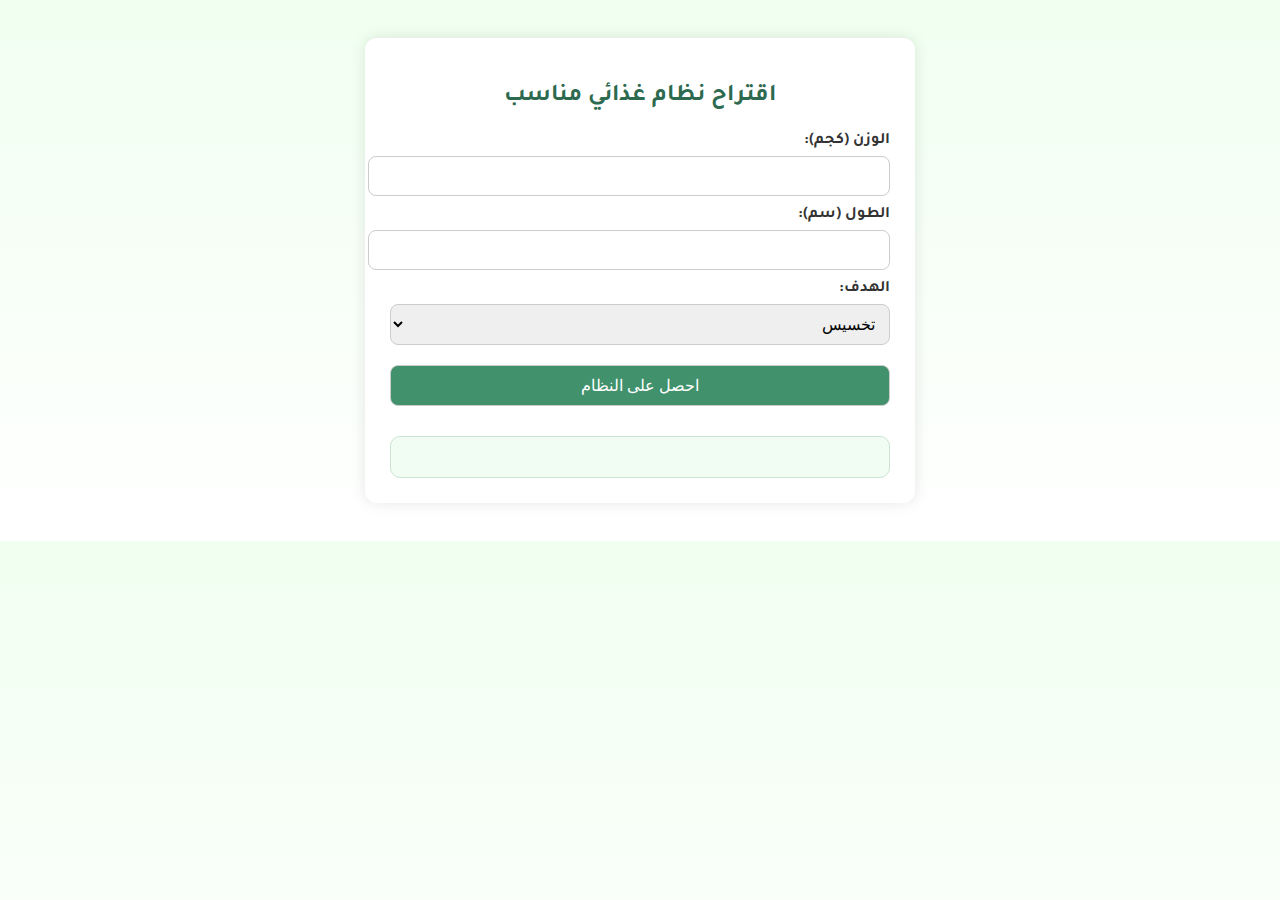
<file: user_vip/nutrition_plan.html>
<!DOCTYPE html>
<html lang="ar" dir="rtl">
<head>
  <meta charset="UTF-8">
  <title>اقتراح النظام الغذائي</title>
  <link href="https://fonts.googleapis.com/css2?family=Tajawal:wght@400;700&display=swap" rel="stylesheet">
  <style>
    body {
      font-family: 'Tajawal', sans-serif;
      background: linear-gradient(to bottom, #f0fff0, #ffffff);
      padding: 30px;
      color: #333;
      text-align: center;
    }

    .container {
      background-color: #fff;
      padding: 25px;
      border-radius: 12px;
      max-width: 500px;
      margin: auto;
      box-shadow: 0 0 15px rgba(0,0,0,0.1);
    }

    h2 {
      color: #2d6a4f;
      margin-bottom: 20px;
    }

    label {
      display: block;
      margin-top: 10px;
      font-weight: bold;
      text-align: right;
    }

    input, select, button {
      width: 100%;
      padding: 10px;
      margin-top: 5px;
      border: 1px solid #ccc;
      border-radius: 8px;
      font-size: 16px;
    }

    button {
      background-color: #40916c;
      color: white;
      cursor: pointer;
      margin-top: 20px;
      transition: 0.3s;
    }

    button:hover {
      background-color: #2d6a4f;
    }

    .result {
      margin-top: 30px;
      padding: 20px;
      background-color: #f1fdf3;
      border: 1px solid #cce3d6;
      border-radius: 10px;
      text-align: right;
    }

    ul {
      text-align: right;
    }
  </style>
</head>
<body>

  <div class="container">
    <h2>اقتراح نظام غذائي مناسب</h2>

    <label for="weight">الوزن (كجم):</label>
    <input type="number" id="weight" min="30" max="200">

    <label for="height">الطول (سم):</label>
    <input type="number" id="height" min="100" max="250">

    <label for="goal">الهدف:</label>
    <select id="goal">
      <option value="loss">تخسيس</option>
      <option value="gain">زيادة وزن</option>
      <option value="maintain">الحفاظ على الوزن</option>
    </select>

    <button onclick="generatePlan()">احصل على النظام</button>

    <div class="result" id="planResult"></div>
  </div>

  <script>
    function generatePlan() {
      const weight = parseFloat(document.getElementById("weight").value);
      const height = parseFloat(document.getElementById("height").value);
      const goal = document.getElementById("goal").value;
      const resultDiv = document.getElementById("planResult");

      if (!weight || !height) {
        resultDiv.innerHTML = "<strong>يرجى إدخال الوزن والطول بشكل صحيح.</strong>";
        return;
      }

      let bmi = weight / ((height / 100) ** 2);
      let plan = "";

      if (goal === "loss") {
        plan = `
          <strong>نظام لتخسيس الوزن:</strong>
          <ul>
            <li>وجبة فطور: بيضة مسلوقة + توست أسمر + خيارة</li>
            <li>وجبة خفيفة: تفاحة أو موزة</li>
            <li>غداء: صدر دجاج مشوي + أرز بني + سلطة</li>
            <li>عشاء: زبادي خالي الدسم + ثمرة فاكهة</li>
            <li>اشرب 8 أكواب ماء يوميًا</li>
            <li>مارس المشي 30 دقيقة يوميًا</li>
          </ul>
        `;
      } else if (goal === "gain") {
        plan = `
          <strong>نظام لزيادة الوزن:</strong>
          <ul>
            <li>فطور: 3 بيضات + خبز + لبنة أو فول + موزة</li>
            <li>سناك: مكسرات أو عصير طبيعي</li>
            <li>غداء: لحم/دجاج + أرز/مكرونة + خضار</li>
            <li>سناك بعد العصر: زبادي + تمر أو مكعب شوكولاتة</li>
            <li>عشاء: جبن + خبز + بيضة + كوب لبن كامل الدسم</li>
            <li>مارس تمارين تقوية 3 مرات أسبوعيًا</li>
          </ul>
        `;
      } else {
        plan = `
          <strong>نظام للحفاظ على الوزن:</strong>
          <ul>
            <li>تناول وجبات متوازنة تحتوي على بروتين وخضروات وكربوهيدرات</li>
            <li>قلل من السكر والمقليات</li>
            <li>حافظ على شرب الماء وممارسة النشاط البدني</li>
            <li>نم من 7 إلى 8 ساعات يوميًا</li>
          </ul>
        `;
      }

      resultDiv.innerHTML = `
        <p><strong>مؤشر كتلة الجسم (BMI):</strong> ${bmi.toFixed(1)}</p>
        ${plan}
      `;
    }
  </script>

</body>
</html>
</file>
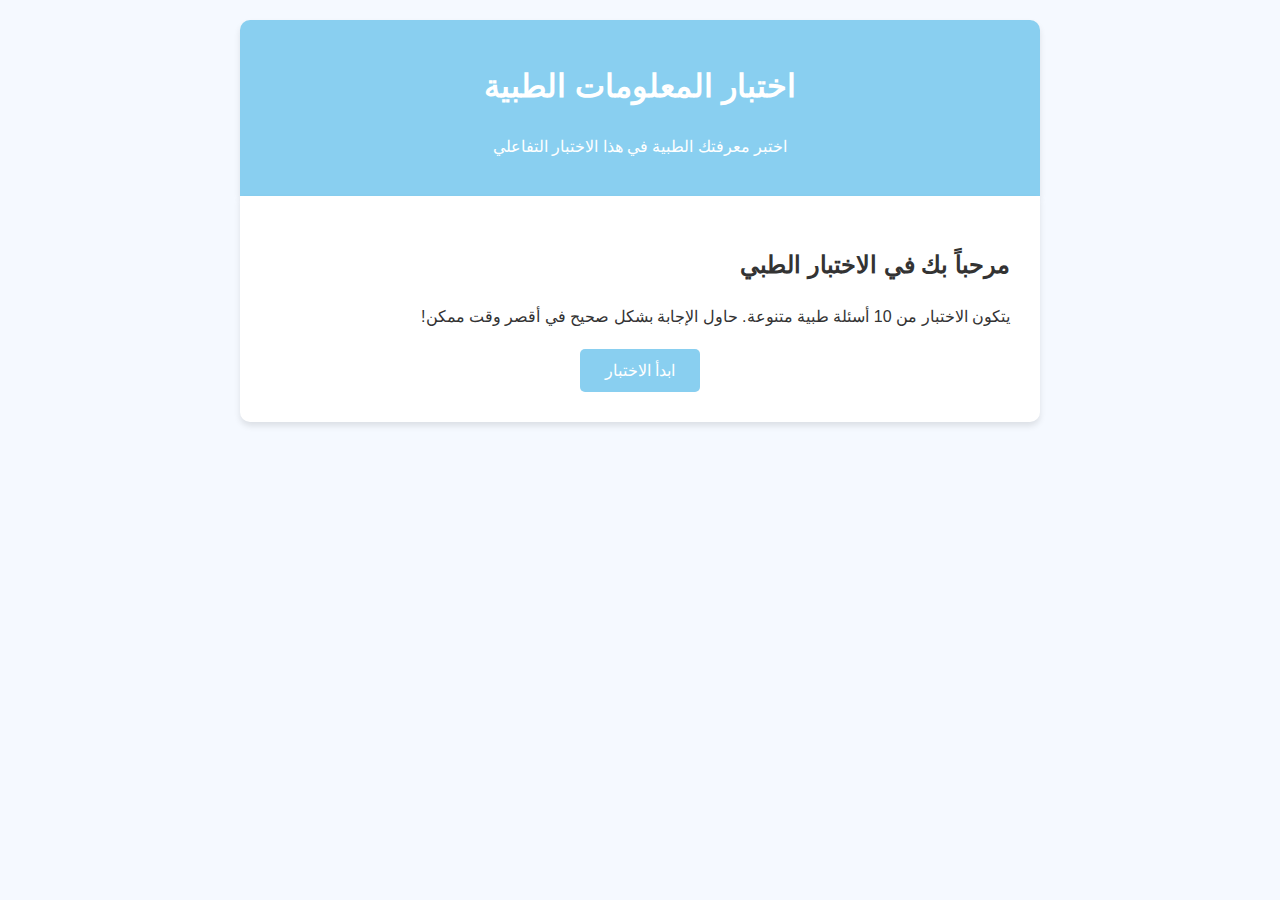
<file: user_vip/QTest.html>
<!DOCTYPE html>
<html lang="ar" dir="rtl">
<head>
    <meta charset="UTF-8">
    <meta name="viewport" content="width=device-width, initial-scale=1.0">
    <title>اختبار المعلومات الطبية</title>
    <style>
        :root {
            --baby-blue: #89CFF0;
            --dark-blue: #1E3A8A;
            --light-gray: #F8F9FA;
            --correct: #4CAF50;
            --wrong: #F44336;
        }
        
        body {
            font-family: 'Tajawal', Arial, sans-serif;
            background-color: #f5f9ff;
            color: #333;
            line-height: 1.6;
            margin: 0;
            padding: 0;
        }
        
        .container {
            max-width: 800px;
            margin: 0 auto;
            padding: 20px;
        }
        
        header {
            background-color: var(--baby-blue);
            color: white;
            padding: 20px 0;
            text-align: center;
            border-radius: 10px 10px 0 0;
            box-shadow: 0 4px 6px rgba(0,0,0,0.1);
        }
        
        .quiz-container {
            background-color: white;
            border-radius: 0 0 10px 10px;
            padding: 30px;
            box-shadow: 0 4px 6px rgba(0,0,0,0.1);
        }
        
        .progress-container {
            width: 100%;
            background-color: #e0e0e0;
            border-radius: 5px;
            margin: 20px 0;
        }
        
        .progress-bar {
            height: 10px;
            background-color: var(--baby-blue);
            border-radius: 5px;
            width: 0%;
            transition: width 0.3s;
        }
        
        .question {
            font-size: 1.2em;
            margin-bottom: 20px;
            font-weight: bold;
        }
        
        .options {
            margin-bottom: 30px;
        }
        
        .option {
            background-color: var(--light-gray);
            padding: 15px;
            margin-bottom: 10px;
            border-radius: 5px;
            cursor: pointer;
            transition: all 0.3s;
            border: 2px solid transparent;
        }
        
        .option:hover {
            background-color: #e0e0e0;
        }
        
        .option.selected {
            border-color: var(--baby-blue);
            background-color: #e6f2ff;
        }
        
        .option.correct {
            background-color: var(--correct);
            color: white;
        }
        
        .option.wrong {
            background-color: var(--wrong);
            color: white;
        }
        
        .feedback {
            padding: 15px;
            margin-top: 20px;
            border-radius: 5px;
            display: none;
        }
        
        .correct-feedback {
            background-color: #e8f5e9;
            border-left: 5px solid var(--correct);
        }
        
        .wrong-feedback {
            background-color: #ffebee;
            border-left: 5px solid var(--wrong);
        }
        
        .next-btn {
            background-color: var(--baby-blue);
            color: white;
            border: none;
            padding: 12px 25px;
            border-radius: 5px;
            cursor: pointer;
            font-size: 1em;
            display: block;
            margin: 20px auto 0;
            transition: background-color 0.3s;
        }
        
        .next-btn:hover {
            background-color: var(--dark-blue);
        }
        
        .hidden {
            display: none;
        }
        
        .results-container {
            text-align: center;
            padding: 30px;
        }
        
        .score {
            font-size: 2em;
            color: var(--dark-blue);
            margin: 20px 0;
        }
        
        .restart-btn {
            background-color: var(--baby-blue);
            color: white;
            border: none;
            padding: 12px 25px;
            border-radius: 5px;
            cursor: pointer;
            font-size: 1em;
            margin-top: 20px;
            transition: background-color 0.3s;
        }
        
        .restart-btn:hover {
            background-color: var(--dark-blue);
        }
        
        .timer {
            text-align: center;
            font-size: 1.2em;
            margin: 10px 0;
            color: var(--dark-blue);
        }
        
        @media (max-width: 768px) {
            .container {
                padding: 10px;
            }
            
            .quiz-container {
                padding: 15px;
            }
        }
    </style>
</head>
<body>
    <div class="container">
        <header>
            <h1>اختبار المعلومات الطبية</h1>
            <p>اختبر معرفتك الطبية في هذا الاختبار التفاعلي</p>
        </header>
        
        <div class="quiz-container">
            <div id="start-screen">
                <h2>مرحباً بك في الاختبار الطبي</h2>
                <p>يتكون الاختبار من 10 أسئلة طبية متنوعة. حاول الإجابة بشكل صحيح في أقصر وقت ممكن!</p>
                <button id="start-btn" class="next-btn">ابدأ الاختبار</button>
            </div>
            
            <div id="quiz-screen" class="hidden">
                <div class="timer">
                    الوقت: <span id="time">00:00</span>
                </div>
                
                <div class="progress-container">
                    <div id="progress-bar" class="progress-bar"></div>
                </div>
                
                <div id="question" class="question"></div>
                
                <div id="options" class="options"></div>
                
                <div id="feedback" class="feedback"></div>
                
                <button id="next-btn" class="next-btn hidden">التالي</button>
            </div>
            
            <div id="results-screen" class="hidden">
                <div class="results-container">
                    <h2>أحسنت! لقد أكملت الاختبار</h2>
                    <div class="score">درجتك: <span id="final-score">0</span>/10</div>
                    <p id="result-message"></p>
                    <button id="restart-btn" class="restart-btn">إعادة الاختبار</button>
                </div>
            </div>
        </div>
    </div>

    <script>
        // الأسئلة والمعلومات
        const questions = [
            {
                question: "ما هو العضو المسؤول عن إنتاج الأنسولين في الجسم؟",
                options: ["الكبد", "البنكرياس", "الطحال", "الكلى"],
                answer: 1,
                explanation: "البنكرياس هو العضو المسؤول عن إنتاج الأنسولين عبر خلايا بيتا في جزر لانغرهانس."
            },
            {
                question: "أي من هذه الأدوية ينتمي إلى فئة حاصرات بيتا؟",
                options: ["أموكسيسيلين", "باراسيتامول", "بروبرانولول", "أوميبرازول"],
                answer: 2,
                explanation: "بروبرانولول هو دواء ينتمي إلى فئة حاصرات بيتا التي تستخدم لعلاج ارتفاع ضغط الدم وأمراض القلب."
            },
            {
                question: "ما هي القيمة الطبيعية لضغط الدم عند الإنسان البالغ؟",
                options: ["100/60 مم زئبق", "120/80 مم زئبق", "140/90 مم زئبق", "160/100 مم زئبق"],
                answer: 1,
                explanation: "القيمة الطبيعية لضغط الدم هي حوالي 120/80 مم زئبق. تعتبر القراءة 140/90 أو أعلى ارتفاعاً في ضغط الدم."
            },
            {
                question: "أي من هذه الأعراض ليس من أعراض التهاب الزائدة الدودية؟",
                options: ["ألم في الربع البطني السفلي الأيمن", "غثيان وقيء", "حمى خفيفة", "صداع شديد"],
                answer: 3,
                explanation: "الصداع الشديد ليس من الأعراض النموذجية لالتهاب الزائدة الدودية. الأعراض الرئيسية تشمل ألم في الربع البطني السفلي الأيمن وغثيان وقيء وحمى خفيفة."
            },
            {
                question: "ما هو الفيتامين الذي ينتجه الجسم عند التعرض لأشعة الشمس؟",
                options: ["فيتامين أ", "فيتامين ب12", "فيتامين ج", "فيتامين د"],
                answer: 3,
                explanation: "فيتامين د هو الفيتامين الذي ينتجه الجلد عند التعرض لأشعة الشمس فوق البنفسجية."
            }
        ];

        // متغيرات التطبيق
        let currentQuestion = 0;
        let score = 0;
        let time = 0;
        let timerInterval;
        let selectedOption = null;

        // عناصر DOM
        const startScreen = document.getElementById('start-screen');
        const quizScreen = document.getElementById('quiz-screen');
        const resultsScreen = document.getElementById('results-screen');
        const startBtn = document.getElementById('start-btn');
        const nextBtn = document.getElementById('next-btn');
        const restartBtn = document.getElementById('restart-btn');
        const questionElement = document.getElementById('question');
        const optionsElement = document.getElementById('options');
        const feedbackElement = document.getElementById('feedback');
        const progressBar = document.getElementById('progress-bar');
        const timeElement = document.getElementById('time');
        const finalScoreElement = document.getElementById('final-score');
        const resultMessageElement = document.getElementById('result-message');

        // بدء الاختبار
        startBtn.addEventListener('click', startQuiz);
        nextBtn.addEventListener('click', nextQuestion);
        restartBtn.addEventListener('click', restartQuiz);

        // وظائف التطبيق
        function startQuiz() {
            startScreen.classList.add('hidden');
            quizScreen.classList.remove('hidden');
            
            startTimer();
            showQuestion();
        }

        function startTimer() {
            time = 0;
            updateTimerDisplay();
            timerInterval = setInterval(() => {
                time++;
                updateTimerDisplay();
            }, 1000);
        }

        function updateTimerDisplay() {
            const minutes = Math.floor(time / 60);
            const seconds = time % 60;
            timeElement.textContent = `${minutes.toString().padStart(2, '0')}:${seconds.toString().padStart(2, '0')}`;
        }

        function showQuestion() {
            const question = questions[currentQuestion];
            questionElement.textContent = question.question;
            
            optionsElement.innerHTML = '';
            question.options.forEach((option, index) => {
                const optionElement = document.createElement('div');
                optionElement.classList.add('option');
                optionElement.textContent = option;
                optionElement.dataset.index = index;
                optionElement.addEventListener('click', selectOption);
                optionsElement.appendChild(optionElement);
            });
            
            feedbackElement.classList.add('hidden');
            feedbackElement.innerHTML = '';
            nextBtn.classList.add('hidden');
            
            // تحديث شريط التقدم
            const progress = ((currentQuestion) / questions.length) * 100;
            progressBar.style.width = `${progress}%`;
        }

        function selectOption(e) {
            if (nextBtn.classList.contains('hidden')) {
                const selectedIndex = parseInt(e.target.dataset.index);
                const question = questions[currentQuestion];
                
                // إزالة التحديد السابق
                if (selectedOption !== null) {
                    const prevOption = optionsElement.children[selectedOption];
                    prevOption.classList.remove('selected');
                }
                
                // تحديد الخيار الجديد
                selectedOption = selectedIndex;
                e.target.classList.add('selected');
                
                // التحقق من الإجابة
                const isCorrect = selectedIndex === question.answer;
                
                // تلوين الإجابات
                question.options.forEach((_, index) => {
                    const option = optionsElement.children[index];
                    if (index === question.answer) {
                        option.classList.add('correct');
                    } else if (index === selectedIndex && !isCorrect) {
                        option.classList.add('wrong');
                    }
                });
                
                // عرض التغذية الراجعة
                feedbackElement.innerHTML = `
                    <p><strong>${isCorrect ? 'إجابة صحيحة!' : 'إجابة خاطئة!'}</strong></p>
                    <p>${question.explanation}</p>
                `;
                
                feedbackElement.classList.remove('hidden');
                feedbackElement.classList.add(isCorrect ? 'correct-feedback' : 'wrong-feedback');
                
                // تحديث النتيجة
                if (isCorrect) {
                    score++;
                }
                
                // إظهار زر التالي
                nextBtn.classList.remove('hidden');
            }
        }

        function nextQuestion() {
            currentQuestion++;
            selectedOption = null;
            
            if (currentQuestion < questions.length) {
                showQuestion();
            } else {
                endQuiz();
            }
        }

        function endQuiz() {
            clearInterval(timerInterval);
            quizScreen.classList.add('hidden');
            resultsScreen.classList.remove('hidden');
            
            finalScoreElement.textContent = score;
            
            // رسالة النتيجة
            const percentage = (score / questions.length) * 100;
            let message;
            
            if (percentage >= 80) {
                message = "ممتاز! لديك معرفة طبية ممتازة.";
            } else if (percentage >= 60) {
                message = "جيد جداً! لديك معرفة طبية جيدة ولكن هناك مجال للتحسين.";
            } else if (percentage >= 40) {
                message = "ليس سيئاً! ننصحك بمراجعة بعض الأساسيات الطبية.";
            } else {
                message = "يبدو أنك بحاجة لدراسة المزيد من المعلومات الطبية الأساسية.";
            }
            
            resultMessageElement.textContent = message;
        }

        function restartQuiz() {
            currentQuestion = 0;
            score = 0;
            selectedOption = null;
            
            resultsScreen.classList.add('hidden');
            quizScreen.classList.remove('hidden');
            
            startTimer();
            showQuestion();
        }
    </script>
</body>
</html>
</file>
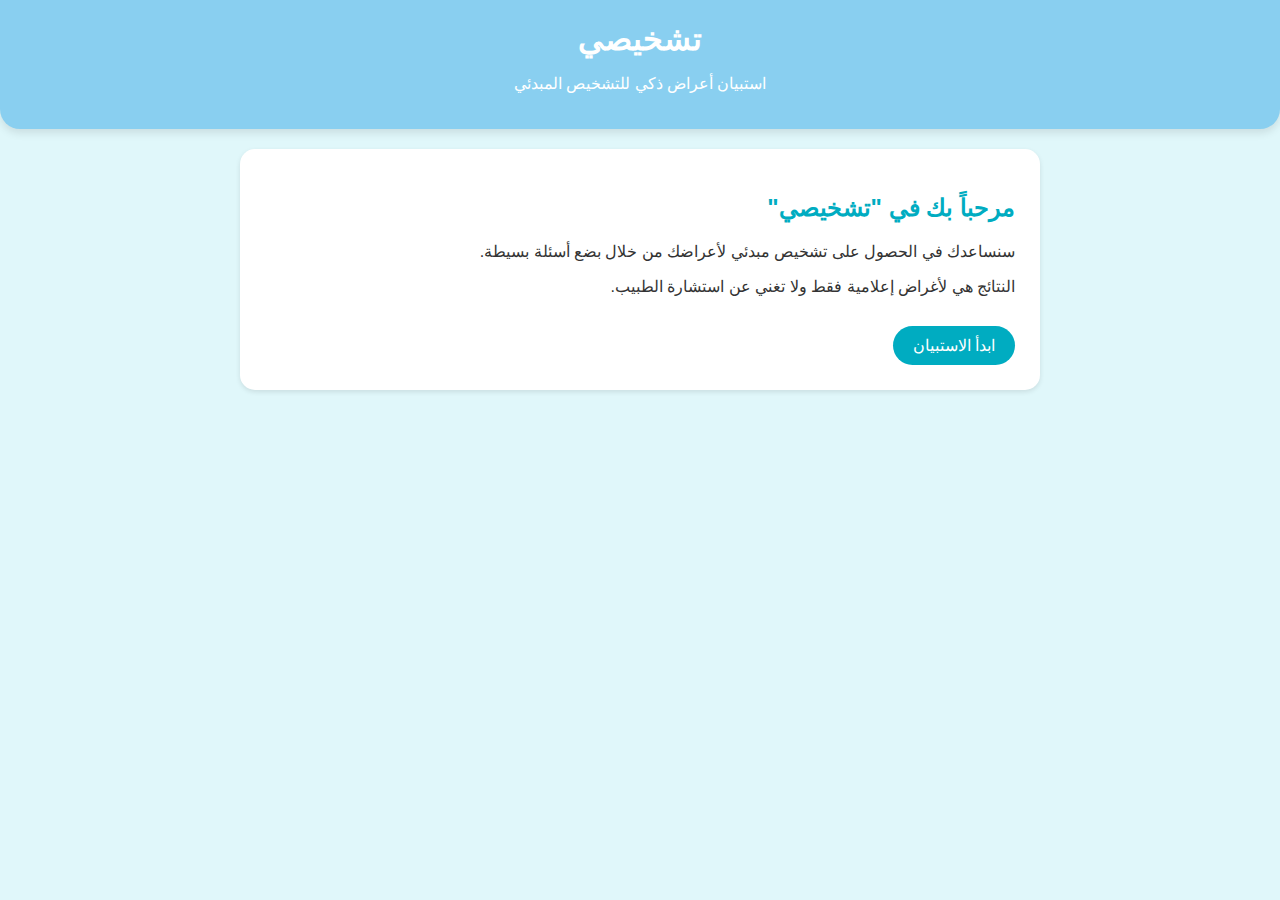
<file: user_vip/survey.html>
<!DOCTYPE html>
<html lang="ar" dir="rtl">
<head>
    <meta charset="UTF-8">
    <meta name="viewport" content="width=device-width, initial-scale=1.0">
    <title>تشخيصي - استبيان أعراض ذكي</title>
    <style>
        :root {
            --primary-color: #89CFF0; 
            --secondary-color: #E0F7FA;
            --accent-color: #00ACC1;
            --text-color: #333333;
            --light-text: #FFFFFF;
            --warning-color: #FF7043;
            --success-color: #66BB6A;
        }

        body {
            font-family: 'Segoe UI', Tahoma, Geneva, Verdana, sans-serif;
            margin: 0;
            padding: 0;
            background-color: var(--secondary-color);
            color: var(--text-color);
        }

        .container {
            max-width: 800px;
            margin: 0 auto;
            padding: 20px;
        }

        header {
            background-color: var(--primary-color);
            color: var(--light-text);
            padding: 20px 0;
            text-align: center;
            border-radius: 0 0 20px 20px;
            box-shadow: 0 4px 8px rgba(0,0,0,0.1);
        }

        .logo {
            font-size: 2rem;
            font-weight: bold;
            margin-bottom: 10px;
        }

        .progress-bar {
            width: 100%;
            background-color: #e0e0e0;
            border-radius: 20px;
            margin: 20px 0;
            overflow: hidden;
        }

        .progress {
            height: 20px;
            background-color: var(--accent-color);
            text-align: center;
            line-height: 20px;
            color: white;
            border-radius: 20px;
        }

        .question-card {
            background-color: white;
            border-radius: 15px;
            padding: 25px;
            margin-bottom: 20px;
            box-shadow: 0 2px 5px rgba(0,0,0,0.1);
        }

        .question-title {
            color: var(--accent-color);
            margin-bottom: 20px;
        }

        .option-group {
            margin-bottom: 15px;
        }

        .option-label {
            display: block;
            position: relative;
            padding-left: 35px;
            margin-bottom: 12px;
            cursor: pointer;
            font-size: 1rem;
            user-select: none;
        }

        .option-label input {
            position: absolute;
            opacity: 0;
            cursor: pointer;
        }

        .checkmark {
            position: absolute;
            top: 0;
            left: 0;
            height: 25px;
            width: 25px;
            background-color: #eee;
            border-radius: 50%;
            border: 2px solid var(--primary-color);
        }

        .option-label:hover input ~ .checkmark {
            background-color: #ccc;
        }

        .option-label input:checked ~ .checkmark {
            background-color: var(--primary-color);
        }

        .checkmark:after {
            content: "";
            position: absolute;
            display: none;
        }

        .option-label input:checked ~ .checkmark:after {
            display: block;
        }

        .option-label .checkmark:after {
            top: 7px;
            left: 7px;
            width: 11px;
            height: 11px;
            border-radius: 50%;
            background: white;
        }

        .severity-selector {
            margin-left: 15px;
            padding: 5px;
            border-radius: 5px;
            border: 1px solid var(--primary-color);
        }

        .nav-buttons {
            display: flex;
            justify-content: space-between;
            margin-top: 30px;
        }

        .btn {
            padding: 10px 20px;
            border: none;
            border-radius: 25px;
            font-size: 1rem;
            cursor: pointer;
            transition: all 0.3s;
        }

        .btn-primary {
            background-color: var(--accent-color);
            color: white;
        }

        .btn-secondary {
            background-color: white;
            color: var(--accent-color);
            border: 1px solid var(--accent-color);
        }

        .btn:hover {
            transform: translateY(-2px);
            box-shadow: 0 4px 8px rgba(0,0,0,0.1);
        }

        .hidden {
            display: none;
        }

        .result-card {
            background-color: white;
            border-radius: 15px;
            padding: 25px;
            margin-bottom: 20px;
            box-shadow: 0 2px 5px rgba(0,0,0,0.1);
        }

        .diagnosis {
            font-size: 1.5rem;
            color: var(--accent-color);
            margin-bottom: 15px;
        }

        .probability {
            font-weight: bold;
            color: var(--success-color);
        }

        .warning-box {
            background-color: #FFF3E0;
            border-left: 5px solid var(--warning-color);
            padding: 15px;
            margin: 20px 0;
            border-radius: 0 5px 5px 0;
        }

        @media (max-width: 600px) {
            .container {
                padding: 10px;
            }
            
            .question-card {
                padding: 15px;
            }
        }
    </style>
</head>
<body>
    <header>
        <div class="logo">تشخيصي</div>
        <p>استبيان أعراض ذكي للتشخيص المبدئي</p>
    </header>

    <div class="container">
        <!-- شاشة البداية -->
        <div id="welcome-screen" class="question-card">
            <h2 class="question-title">مرحباً بك في "تشخيصي"</h2>
            <p>سنساعدك في الحصول على تشخيص مبدئي لأعراضك من خلال بضع أسئلة بسيطة.</p>
            <p>النتائج هي لأغراض إعلامية فقط ولا تغني عن استشارة الطبيب.</p>
            <div class="nav-buttons">
                <button id="start-btn" class="btn btn-primary">ابدأ الاستبيان</button>
            </div>
        </div>

        <!-- استبيان الأعراض -->
        <div id="questionnaire" class="hidden">
            <div class="progress-bar">
                <div id="progress" class="progress" style="width: 0%">0%</div>
            </div>

            <!-- القسم 1: المعلومات الأساسية -->
            <div id="section1" class="question-card">
                <h2 class="question-title">المعلومات الأساسية</h2>
                
                <div class="option-group">
                    <h3>العمر:</h3>
                    <label class="option-label">
                        <input type="radio" name="age" value="child">
                        <span class="checkmark"></span>
                        أقل من 12 سنة
                    </label>
                    <label class="option-label">
                        <input type="radio" name="age" value="teen">
                        <span class="checkmark"></span>
                        12-18 سنة
                    </label>
                    <label class="option-label">
                        <input type="radio" name="age" value="young">
                        <span class="checkmark"></span>
                        19-40 سنة
                    </label>
                    <label class="option-label">
                        <input type="radio" name="age" value="middle">
                        <span class="checkmark"></span>
                        41-60 سنة
                    </label>
                    <label class="option-label">
                        <input type="radio" name="age" value="senior">
                        <span class="checkmark"></span>
                        فوق 60 سنة
                    </label>
                </div>

                <div class="option-group">
                    <h3>الجنس:</h3>
                    <label class="option-label">
                        <input type="radio" name="gender" value="male">
                        <span class="checkmark"></span>
                        ذكر
                    </label>
                    <label class="option-label">
                        <input type="radio" name="gender" value="female">
                        <span class="checkmark"></span>
                        أنثى
                    </label>
                    <label class="option-label">
                        <input type="radio" name="gender" value="other">
                        <span class="checkmark"></span>
                        أخرى/لا أرغب بالإفصاح
                    </label>
                </div>

                <div class="nav-buttons">
                    <button id="next1" class="btn btn-primary">التالي</button>
                </div>
            </div>

            <!-- القسم 2: الأعراض الرئيسية -->
            <div id="section2" class="question-card hidden">
                <h2 class="question-title">الأعراض الرئيسية</h2>
                
                <div class="option-group">
                    <h3>هل تعاني من أي من هذه الأعراض؟</h3>
                    <label class="option-label">
                        <input type="checkbox" name="fever">
                        <span class="checkmark"></span>
                        حرارة
                        <input type="number" class="severity-selector" placeholder="درجة الحرارة" name="fever-degree" style="display: none;">
                    </label>
                    <label class="option-label">
                        <input type="checkbox" name="cough">
                        <span class="checkmark"></span>
                        كحة
                        <select class="severity-selector" name="cough-type" style="display: none;">
                            <option value="dry">جافة</option>
                            <option value="phlegm">مصاحبة بلغم</option>
                        </select>
                    </label>
                    <label class="option-label">
                        <input type="checkbox" name="headache">
                        <span class="checkmark"></span>
                        صداع
                        <select class="severity-selector" name="headache-location" style="display: none;">
                            <option value="forehead">في الجبهة</option>
                            <option value="back">خلف الرأس</option>
                            <option value="side">في جهة واحدة</option>
                        </select>
                    </label>
                    <label class="option-label">
                        <input type="checkbox" name="fatigue">
                        <span class="checkmark"></span>
                        تعب عام
                    </label>
                    <label class="option-label">
                        <input type="checkbox" name="muscle-pain">
                        <span class="checkmark"></span>
                        آلام عضلية
                    </label>
                </div>

                <div class="nav-buttons">
                    <button id="prev2" class="btn btn-secondary">السابق</button>
                    <button id="next2" class="btn btn-primary">التالي</button>
                </div>
            </div>

            <!-- القسم 3: تفاصيل الأعراض -->
            <div id="section3" class="question-card hidden">
                <h2 class="question-title">تفاصيل الأعراض</h2>
                
                <div id="fever-details" class="option-group hidden">
                    <h3>تفاصيل الحرارة:</h3>
                    <label class="option-label">
                        <input type="radio" name="fever-duration" value="1">
                        <span class="checkmark"></span>
                        أقل من يوم
                    </label>
                    <label class="option-label">
                        <input type="radio" name="fever-duration" value="2">
                        <span class="checkmark"></span>
                        1-2 أيام
                    </label>
                    <label class="option-label">
                        <input type="radio" name="fever-duration" value="3">
                        <span class="checkmark"></span>
                        أكثر من يومين
                    </label>
                    <label class="option-label">
                        <input type="checkbox" name="fever-shivering">
                        <span class="checkmark"></span>
                        صاحبها رعشة
                    </label>
                </div>

                <div id="cough-details" class="option-group hidden">
                    <h3>تفاصيل الكحة:</h3>
                    <label class="option-label">
                        <input type="radio" name="cough-duration" value="1">
                        <span class="checkmark"></span>
                        أقل من 3 أيام
                    </label>
                    <label class="option-label">
                        <input type="radio" name="cough-duration" value="2">
                        <span class="checkmark"></span>
                        3-7 أيام
                    </label>
                    <label class="option-label">
                        <input type="radio" name="cough-duration" value="3">
                        <span class="checkmark"></span>
                        أكثر من أسبوع
                    </label>
                </div>

                <div id="headache-details" class="option-group hidden">
                    <h3>تفاصيل الصداع:</h3>
                    <label class="option-label">
                        <input type="checkbox" name="headache-light">
                        <span class="checkmark"></span>
                        يزداد مع الضوء
                    </label>
                    <label class="option-label">
                        <input type="checkbox" name="headache-sound">
                        <span class="checkmark"></span>
                        يزداد مع الصوت
                    </label>
                    <label class="option-label">
                        <input type="checkbox" name="headache-nausea">
                        <span class="checkmark"></span>
                        يصاحبه غثيان
                    </label>
                </div>

                <div class="nav-buttons">
                    <button id="prev3" class="btn btn-secondary">السابق</button>
                    <button id="next3" class="btn btn-primary">التالي</button>
                </div>
            </div>

            <!-- القسم 4: التاريخ الصحي -->
            <div id="section4" class="question-card hidden">
                <h2 class="question-title">التاريخ الصحي</h2>
                
                <div class="option-group">
                    <h3>هل تعاني من أي من هذه الأمراض المزمنة؟</h3>
                    <label class="option-label">
                        <input type="checkbox" name="chronic-diabetes">
                        <span class="checkmark"></span>
                        سكري
                    </label>
                    <label class="option-label">
                        <input type="checkbox" name="chronic-pressure">
                        <span class="checkmark"></span>
                        ضغط دم
                    </label>
                    <label class="option-label">
                        <input type="checkbox" name="chronic-heart">
                        <span class="checkmark"></span>
                        أمراض قلب
                    </label>
                    <label class="option-label">
                        <input type="checkbox" name="chronic-asthma">
                        <span class="checkmark"></span>
                        ربو أو حساسية صدر
                    </label>
                    <label class="option-label">
                        <input type="checkbox" name="chronic-none">
                        <span class="checkmark"></span>
                        لا أعاني من أمراض مزمنة
                    </label>
                </div>

                <div class="option-group">
                    <h3>هل تتناول أي أدوية حالياً؟</h3>
                    <textarea name="medications" rows="3" placeholder="اذكر الأدوية التي تتناولها إن وجدت" style="width: 100%; padding: 10px; border-radius: 5px; border: 1px solid var(--primary-color);"></textarea>
                </div>

                <div class="option-group">
                    <h3>هل لديك أي حساسيات معروفة؟</h3>
                    <textarea name="allergies" rows="2" placeholder="مثل حساسية من البنسلين أو بعض الأطعمة" style="width: 100%; padding: 10px; border-radius: 5px; border: 1px solid var(--primary-color);"></textarea>
                </div>

                <div class="nav-buttons">
                    <button id="prev4" class="btn btn-secondary">السابق</button>
                    <button id="submit-btn" class="btn btn-primary">عرض النتائج</button>
                </div>
            </div>
        </div>

        <!-- صفحة النتائج -->
        <div id="results-screen" class="hidden">
            <div class="result-card">
                <h2 class="question-title">نتائج التشخيص المبدئي</h2>
                <div class="diagnosis">
                    التشخيص المحتمل: <span id="diagnosis-result">نزلة برد</span>
                    <span class="probability">(احتمالية <span id="probability-value">75%</span>)</span>
                </div>
                
                <div id="result-description">
                    <p>بناءً على الأعراض التي ذكرتها، من المحتمل أنك تعاني من نزلة برد عادية. الأعراض التي ذكرتها (كحة، احتقان) تتوافق مع فيروس البرد الشائع.</p>
                </div>
            </div>

            <div class="result-card">
                <h3>نصائح العناية المنزلية</h3>
                <ul id="care-advice">
                    <li>احصل على قسط وافر من الراحة</li>
                    <li>اشرب الكثير من السوائل الدافئة</li>
                    <li>يمكنك استخدام بخاخ محلول ملحي للأنف لتخفيف الاحتقان</li>
                    <li>يمكن تناول باراسيتامول أو إيبوبروفين لتخفيف الألم أو الحرارة</li>
                </ul>
            </div>

            <div class="warning-box">
                <h3>متى يجب مراجعة الطبيب؟</h3>
                <ul id="warning-signs">
                    <li>إذا استمرت الحرارة فوق 38.5°C لأكثر من 3 أيام</li>
                    <li>إذا ظهر ضيق في التنفس أو ألم في الصدر</li>
                    <li>إذا ساءت الأعراض بعد تحسنها</li>
                    <li>إذا ظهر طفح جلدي</li>
                </ul>
            </div>

            <div class="nav-buttons">
                <button id="restart-btn" class="btn btn-primary">إعادة الاستبيان</button>
                <button id="doctor-btn" class="btn btn-secondary">بحث عن أطباء قريبين</button>
            </div>
        </div>
    </div>

    <script>
        // متغيرات التتبع
        let currentSection = 0;
        const sections = ['welcome-screen', 'section1', 'section2', 'section3', 'section4'];
        const totalSections = 4; // بدون شاشة البداية

        // عناصر DOM
        const startBtn = document.getElementById('start-btn');
        const questionnaire = document.getElementById('questionnaire');
        const welcomeScreen = document.getElementById('welcome-screen');
        const progressBar = document.getElementById('progress');
        const resultsScreen = document.getElementById('results-screen');

        // أزرار التنقل
        const next1 = document.getElementById('next1');
        const next2 = document.getElementById('next2');
        const next3 = document.getElementById('next3');
        const prev2 = document.getElementById('prev2');
        const prev3 = document.getElementById('prev3');
        const prev4 = document.getElementById('prev4');
        const submitBtn = document.getElementById('submit-btn');
        const restartBtn = document.getElementById('restart-btn');
        const doctorBtn = document.getElementById('doctor-btn');

        // تفعيل العناصر التفاعلية
        startBtn.addEventListener('click', () => {
            welcomeScreen.classList.add('hidden');
            questionnaire.classList.remove('hidden');
            showSection(1);
            updateProgress(1);
        });

        next1.addEventListener('click', () => {
            if (validateSection(1)) {
                showSection(2);
                updateProgress(2);
            }
        });

        next2.addEventListener('click', () => {
            if (validateSection(2)) {
                showSection(3);
                updateProgress(3);
                showRelevantDetails();
            }
        });

        next3.addEventListener('click', () => {
            if (validateSection(3)) {
                showSection(4);
                updateProgress(4);
            }
        });

        prev2.addEventListener('click', () => {
            showSection(1);
            updateProgress(1);
        });

        prev3.addEventListener('click', () => {
            showSection(2);
            updateProgress(2);
        });

        prev4.addEventListener('click', () => {
            showSection(3);
            updateProgress(3);
        });

        submitBtn.addEventListener('click', () => {
            if (validateSection(4)) {
                questionnaire.classList.add('hidden');
                resultsScreen.classList.remove('hidden');
                analyzeSymptoms();
            }
        });

        restartBtn.addEventListener('click', () => {
            location.reload();
        });

        doctorBtn.addEventListener('click', () => {
            alert("هذه الميزة تتطلب اتصال بقاعدة بيانات الأطباء. يمكن تطويرها لاحقًا.");
        });

        // تفعيل العناصر الشرطية
        document.querySelectorAll('input[name="fever"]').forEach(input => {
            input.addEventListener('change', function() {
                const feverDegree = document.querySelector('input[name="fever-degree"]');
                feverDegree.style.display = this.checked ? 'inline-block' : 'none';
            });
        });

        document.querySelectorAll('input[name="cough"]').forEach(input => {
            input.addEventListener('change', function() {
                const coughType = document.querySelector('select[name="cough-type"]');
                coughType.style.display = this.checked ? 'inline-block' : 'none';
            });
        });

        document.querySelectorAll('input[name="headache"]').forEach(input => {
            input.addEventListener('change', function() {
                const headacheLocation = document.querySelector('select[name="headache-location"]');
                headacheLocation.style.display = this.checked ? 'inline-block' : 'none';
            });
        });

        // الدوال المساعدة
        function showSection(sectionNum) {
            document.querySelectorAll('.question-card').forEach(section => {
                section.classList.add('hidden');
            });
            document.getElementById(`section${sectionNum}`).classList.remove('hidden');
            currentSection = sectionNum;
        }

        function updateProgress(sectionNum) {
            const progressPercent = (sectionNum / totalSections) * 100;
            progressBar.style.width = `${progressPercent}%`;
            progressBar.textContent = `${Math.round(progressPercent)}%`;
        }

        function validateSection(sectionNum) {
            // يمكن إضافة التحقق من صحة الإجابات هنا
            return true;
        }

        function showRelevantDetails() {
            // إظهار الأسئلة التفصيلية حسب الأعراض المختارة
            const feverDetails = document.getElementById('fever-details');
            const coughDetails = document.getElementById('cough-details');
            const headacheDetails = document.getElementById('headache-details');

            feverDetails.classList.add('hidden');
            coughDetails.classList.add('hidden');
            headacheDetails.classList.add('hidden');

            if (document.querySelector('input[name="fever"]:checked')) {
                feverDetails.classList.remove('hidden');
            }
            if (document.querySelector('input[name="cough"]:checked')) {
                coughDetails.classList.remove('hidden');
            }
            if (document.querySelector('input[name="headache"]:checked')) {
                headacheDetails.classList.remove('hidden');
            }
        }

        function analyzeSymptoms() {
            // تحليل بسيط للأعراض (يمكن تطويره ليكون أكثر ذكاء)
            const hasFever = document.querySelector('input[name="fever"]:checked');
            const hasCough = document.querySelector('input[name="cough"]:checked');
            const hasHeadache = document.querySelector('input[name="headache"]:checked');
            const hasMusclePain = document.querySelector('input[name="muscle-pain"]:checked');
            const hasFatigue = document.querySelector('input[name="fatigue"]:checked');

            let diagnosis = '';
            let probability = '';
            let description = '';
            let advice = [];
            let warnings = [];

            if (hasFever && hasCough && hasMusclePain) {
                diagnosis = 'إنفلونزا';
                probability = '70%';
                description = 'الأعراض التي ذكرتها (حرارة، كحة، آلام عضلية) تشير إلى احتمال الإصابة بالإنفلونزا.';
                advice = [
                    'الراحة التامة في المنزل',
                    'شرب الكثير من السوائل',
                    'استخدام خافضات الحرارة مثل باراسيتامول أو إيبوبروفين',
                    'تجنب الاختلاط بالآخرين لمنع انتشار العدوى'
                ];
                warnings = [
                    'إذا كانت الحرارة فوق 39°C لأكثر من يومين',
                    'إذا ظهر ضيق تنفس أو ألم في الصدر',
                    'إذا شعرت بدوار أو ارتباك'
                ];
            } else if (hasCough && !hasFever) {
                diagnosis = 'نزلة برد';
                probability = '85%';
                description = 'الأعراض التي ذكرتها (كحة بدون حرارة) تشير إلى نزلة برد عادية.';
                advice = [
                    'استنشاق بخار الماء لتخفيف الاحتقان',
                    'شرب سوائل دافئة مثل الشوربة أو الشاي',
                    'يمكن استخدام أقراص استحلاب للحلق',
                    'الراحة قدر الإمكان'
                ];
                warnings = [
                    'إذا استمرت الأعراض أكثر من 10 أيام',
                    'إذا ظهرت حرارة لاحقاً',
                    'إذا أصبح البلغم أخضر أو مصحوباً بدم'
                ];
            } else if (hasHeadache && !hasFever && !hasCough) {
                diagnosis = 'صداع توتر';
                probability = '65%';
                description = 'الصداع الذي تعاني منه قد يكون بسبب التوتر أو الإجهاد.';
                advice = [
                    'أخذ قسط من الراحة في مكان هادئ',
                    'تدليك منطقة الرقبة والكتفين',
                    'يمكن استخدام مسكنات الألم مثل باراسيتامول',
                    'ممارسة تمارين الاسترخاء'
                ];
                warnings = [
                    'إذا كان الصداع شديداً جداً ومفاجئاً',
                    'إذا صاحب الصداع تشوش في الرؤية أو قيء',
                    'إذا استمر الصداع أكثر من يومين دون تحسن'
                ];
            } else {
                diagnosis = 'تعب عام';
                probability = '60%';
                description = 'الأعراض التي ذكرتها قد تكون بسبب الإجهاد أو التعب العام.';
                advice = [
                    'الحصول على قسط كاف من النوم',
                    'تناول وجبات متوازنة',
                    'ممارسة بعض التمارين الخفيفة',
                    'تقليل التوتر والإجهاد'
                ];
                warnings = [
                    'إذا استمر التعب أكثر من أسبوعين',
                    'إذا صاحب التعب فقدان وزن غير مبرر',
                    'إذا ظهرت أي أعراض جديدة'
                ];
            }

            // عرض النتائج
            document.getElementById('diagnosis-result').textContent = diagnosis;
            document.getElementById('probability-value').textContent = probability;
            document.getElementById('result-description').innerHTML = `<p>${description}</p>`;
            
            const adviceList = document.getElementById('care-advice');
            adviceList.innerHTML = '';
            advice.forEach(item => {
                const li = document.createElement('li');
                li.textContent = item;
                adviceList.appendChild(li);
            });
            
            const warningList = document.getElementById('warning-signs');
            warningList.innerHTML = '';
            warnings.forEach(item => {
                const li = document.createElement('li');
                li.textContent = item;
                warningList.appendChild(li);
            });
        }
    </script>
</body>
</html>
</file>
<file: css/welcare.css>
/* Start Global Rules */
* {
  -webkit-box-sizing: border-box;
  -moz-box-sizing: border-box;
  box-sizing: border-box;
}
:root {
  --main-color: #2196f3;
  --main-color-alt: #1787e0;
  --main-transition: 0.3s;
  --main-padding-top: 100px;
  --main-padding-bottom: 100px;
  --section-background: #ececec;
}
html {
  scroll-behavior: smooth;
}
body {
  font-family: "Cairo", sans-serif;
}
a {
  text-decoration: none;
}
ul {
  list-style: none;
  margin: 0;
  padding: 0;
}
.container {
  padding-left: 15px;
  padding-right: 15px;
  margin-left: auto;
  margin-right: auto;
}
/* Small */
@media (min-width: 768px) {
  .container {
    width: 750px;
  }
}
/* Medium */
@media (min-width: 992px) {
  .container {
    width: 970px;
  }
}
/* Large */
@media (min-width: 1200px) {
  .container {
    width: 1170px;
  }
}
.main-title {
  text-transform: uppercase;
  margin: 0 auto 80px;
  border: 2px solid black;
  padding: 10px 20px;
  font-size: 30px;
  width: fit-content;
  position: relative;
  z-index: 1;
  transition: var(--main-transition);
}
.main-title::before,
.main-title::after {
  content: "";
  width: 12px;
  height: 12px;
  background-color: var(--main-color);
  position: absolute;
  border-radius: 50%;
  top: 50%;
  transform: translateY(-50%);
}
.main-title::before {
  left: -30px;
}
.main-title::after {
  right: -30px;
}
.main-title:hover::before {
  z-index: -1;
  animation: left-move 0.5s linear forwards;
}
.main-title:hover::after {
  z-index: -1;
  animation: right-move 0.5s linear forwards;
}
.main-title:hover {
  color: white;
  border: 2px solid white;
  transition-delay: 0.5s;
}
.spikes {
  position: relative;
}
.spikes::after {
  content: "";
  position: absolute;
  right: 0;
  width: 100%;
  height: 30px;
  z-index: 1;
  background-image: linear-gradient(135deg, white 25%, transparent 25%),
    linear-gradient(225deg, white 25%, transparent 25%);
  background-size: 30px 30px;
}
.dots {
  background-image: url("../imgs/dots.png");
  height: 186px;
  width: 204px;
  background-repeat: no-repeat;
  position: absolute;
}
.dots-up {
  top: 200px;
  right: 0;
}
.dots-down {
  bottom: 200px;
  left: 0;
}
/* End Global Rules */
/* Start Header */
.header {
  background-color: white;
  position: relative;
  -webkit-box-shadow: 0 0 10px #ddd;
  -moz-box-shadow: 0 0 10px #ddd;
  box-shadow: 0 0 10px #ddd;
}
.header .container {
  display: flex;
  justify-content: space-between;
  align-items: center;
  flex-wrap: wrap;
  position: relative;
}
.header .logo {
  color: var(--main-color);
  font-size: 32px;
  font-weight: bold;
  height: 72px;
  display: flex;
  justify-content: center;
  align-items: center;

 }
 


@media (max-width: 767px) {
  .header .logo {
    width: 100%;
    height: 50px;
  }
}
.header .main-nav {
  display: flex;
}
@media (max-width: 767px) {
  .header .main-nav {
    margin: auto;
  }
}
.header .main-nav > li:hover .mega-menu {
  opacity: 1;
  z-index: 100;
  top: calc(100% + 1px);
}
.header .main-nav > li > a {
  display: flex;
  justify-content: center;
  align-items: center;
  height: 72px;
  position: relative;
  color: black;
  padding: 0 30px;
  overflow: hidden;
  font-size: 18px;
  transition: var(--main-transition);
}
@media (max-width: 767px) {
  .header .main-nav > li > a {
    padding: 10px;
    font-size: 14px;
    height: 40px;
  }
}
.header .main-nav > li > a::before {
  content: "";
  position: absolute;
  width: 100%;
  height: 4px;
  background-color: var(--main-color);
  top: 0;
  left: -100%;
  transition: var(--main-transition);
}
.header .main-nav > li > a:hover {
  color: var(--main-color);
  background-color: #fafafa;
}
.header .main-nav > li > a:hover::before {
  left: 0;
}
.header .mega-menu {
  position: absolute;
  width: 100%;
  left: 0;
  padding: 30px;
  background-color: white;
  border-bottom: 3px solid var(--main-color);
  z-index: -1;
  display: flex;
  gap: 40px;
  top: calc(100% + 50px);
  opacity: 0;
  transition: top var(--main-transition), opacity var(--main-transition);
}
@media (max-width: 767px) {
  .header .mega-menu {
    flex-direction: column;
    gap: 0;
    padding: 5px;
  }
}
.header .mega-menu .image img {
  max-width: 100%;
}
@media (max-width: 991px) {
  .header .mega-menu .image {
    display: none;
  }
}
.header .mega-menu .links {
  min-width: 250px;
  flex: 1;
}
.header .mega-menu .links li {
  position: relative;
}
.header .mega-menu .links li:not(:last-child) {
  border-bottom: 1px solid #e9e6e6;
}
@media (max-width: 767px) {
  .header .mega-menu .links:first-of-type li:last-child {
    border-bottom: 1px solid #e9e6e6;
  }
}
.header .mega-menu .links li::before {
  content: "";
  position: absolute;
  left: 0;
  top: 0;
  width: 0;
  height: 100%;
  background-color: #fafafa;
  z-index: -1;
  transition: var(--main-transition);
}
.header .mega-menu .links li:hover::before {
  width: 100%;
}
.header .mega-menu .links li a {
  color: var(--main-color);
  padding: 15px;
  display: block;
  font-size: 18px;
  font-weight: bold;
}
.header .mega-menu .links li a i {
  margin-right: 10px;
}
/* End Header */








/*    شريط التنقل ال في اول كل صفحه*/
.headertop {
  background-color: #2196f3;
  padding: 15px 0;
  box-shadow: 0 4px 8px rgba(0, 0, 0, 0.1);
  animation: slideDown 0.5s ease-out;
}

@keyframes slideDown {
  from { transform: translateY(-100%); }
  to { transform: translateY(0); }
}

.headertop .container {
  display: flex;
  justify-content: space-between;
  align-items: center;
  padding-right: 50px;
}

.headertop .logo {
  font-size: 2rem;
  color: #fff;
  text-decoration: none;
  font-weight: bold;
  padding-left: 50px;
}

.headertop .main-nav {
  list-style: none;
  margin: 0;
  padding: 0;
  display: flex;
  gap: 15px;
}

.headertop .main-nav a {
  color: #fff;
  font-size: 1.2rem;
  text-decoration: none;
  padding: 8px 12px;
  border-radius: 4px;
  transition: background-color 0.3s, color 0.3s;
}

.headertop .main-nav a:hover, .header .main-nav .active {
  background-color: #134de2;
}














/* Start Landing */
.landing {
  position: relative;
}
.landing::before {
  content: "";
  position: absolute;
  left: 0;
  top: -40px;
  width: 100%;
  height: 100%;
  background-color: #ececec;
  z-index: -1;
  transform: skewY(-6deg);
  transform-origin: top left;
}
.landing .container {
  min-height: calc(100vh - 72px);
  display: flex;
  align-items: center;
  padding-bottom: 120px;
}
.landing .text {
  flex: 1;
}
@media (max-width: 991px) {
  .landing .text {
    text-align: center;
  }
}
.landing .text h1 {
  font-size: 3rem;
    margin: 0;
  font-family: emoji;
    font-style: italic;
    word-spacing: 10px;
}

.landing .text h1 span{
  color: #1787e0;
}
@media (max-width: 767px) {
  .landing .text h1 {
    font-size: 28px;
  }
}
.landing .text p {
  font-size: 30px;
  line-height: 1.7;
  margin: 23px 0 0;
  color: #666;
  max-width: 503px;
  font-family: 'Cairo';
  font-style: normal;
  color: black;
}
@media (max-width: 991px) {
  .landing .text p {
    margin: 10px auto;
  }
}
@media (max-width: 767px) {
  .landing .text p {
    font-size: 18px;
  }
}

.landing .image img {
  position: relative;
  width: 600px;
  animation: up-and-down 5s linear infinite;
}
@media (max-width: 991px) {
  .landing .image {
    display: none;
  }
}
.landing .go-down {
  color: var(--main-color);
  position: absolute;
  bottom: 30px;
  left: 50%;
  transform: translateX(-50%);
  transition: var(--main-transition);
}
.landing .go-down:hover {
  color: var(--main-color-alt);
}
.landing .go-down i {
  animation: bouncing 1.5s infinite;
}
/* End Landing */
/* Start Articles */
.articles {
  padding-top: var(--main-padding-top);
  padding-bottom: var(--main-padding-bottom);
  position: relative;
}
.articles .container {
  display: grid;
  grid-template-columns: repeat(auto-fill, minmax(250px, 1fr));
  gap: 40px;
}
.articles .box {
  box-shadow: 0 2px 15px rgb(0 0 0 / 10%);
  background-color: white;
  border-radius: 6px;
  overflow: hidden;
  transition: transform var(--main-transition), box-shadow var(--main-transition);
}
.articles .box:hover {
  transform: translateY(-10px);
  box-shadow: 0 2px 15px rgb(0 0 0 / 20%);
}
.articles .box img {
  width: 100%;
  max-width: 100%;
}
.articles .box .content {
  padding: 20px;
}
.articles .box .content h3 {
  margin: 0;
  text-shadow: 0 0 20px #00fffb, 0 0 40px #0081bc;
}
.articles .box .content p {
  margin: 10px 0 0;
  line-height: 1.5;
  color: #777;
}
.articles .box .info {
  padding: 20px;
  border-top: 1px solid #e6e6e7;
  display: flex;
  justify-content: space-between;
  align-items: center;
}
.articles .box .info a {
  color: var(--main-color);
  font-weight: bold;
}
.articles .box .info i {
  color: var(--main-color);
}
.articles .box:hover .info i {
  animation: moving-arrow 0.6s linear infinite;
}
/* End Articles */

/* Start Features */
.features {
  padding-top: var(--main-padding-top);
  padding-bottom: var(--main-padding-bottom);
  position: relative;
  background-color: white;
}
.features .container {
  display: grid;
  grid-template-columns: repeat(auto-fill, minmax(300px, 1fr));
  gap: 40px;
}
.features .box {
  text-align: center;
  border: 1px solid #ccc;
}
.features .box .img-holder {
  position: relative;
  overflow: hidden;
}
.features .box .img-holder::before {
  content: "";
  position: absolute;
  left: 0;
  top: -1px;
  width: 100%;
  height: 100%;
}
.features .box .img-holder::after {
  content: "";
  position: absolute;
  bottom: 0;
  right: 0;
  border-style: solid;
  border-width: 0px 0px 170px 500px;
  border-color: transparent transparent white transparent;
  transition: var(--main-transition);
}
.features .box .img-holder img {
  max-width: 100%;
}
.features .box:hover .img-holder::after {
  border-width: 170px 500px 170px 0;
}
.features .box h2 {
  position: relative;
  font-size: 40px;
  margin: auto;
  width: fit-content;
}
.features .box h2::after {
  content: "";
  position: absolute;
  bottom: -20px;
  left: 15px;
  height: 5px;
  width: calc(100% - 30px);
}
.features .box p {
  line-height: 2;
  font-size: 20px;
  margin: 30px 0;
  padding: 25px;
  color: #777;
}


.features .quality h2::after {
  background-color: #f44036;
}


.features .time h2::after {
  background-color: #009688;
}


.features .passion h2::after {
  background-color: #03a9f4;
}


/* End Features */
/* Start Testimonials */
.testimonials {
  padding-top: var(--main-padding-top);
  padding-bottom: var(--main-padding-bottom);
  position: relative;
  background-color: var(--section-background);
}
.testimonials .container {
  display: grid;
  grid-template-columns: repeat(auto-fill, minmax(300px, 1fr));
  gap: 40px;
}
.testimonials .box {
  padding: 20px;
  background-color: white;
  box-shadow: 0 2px 4px rgb(0 0 0 / 7%);
  border-radius: 6px;
  position: relative;
}
.testimonials .box img {
  position: absolute;
  right: -10px;
  top: -50px;
  width: 140px;
  height: 140px;
  border-radius: 50%;
  border: 10px solid var(--section-background);
}
.testimonials .box h3 {
  margin: 0 0 10px;
  text-shadow: 0 0 20px #00fffb, 0 0 40px #0081bc;
  
}
.testimonials .box .title {
  color: #777;
  margin-bottom: 10px;
  display: block;
}
.testimonials .box .rate .filled {
  color: #ffc107;
}
.testimonials .box p {
  line-height: 1.5;
  color: #777;
  margin-top: 10px;
  margin-bottom: 0;
}
.testimonials .main-title2 {
  color: #968bb5;
  margin-bottom: 50px;
  text-align: center;
}


/* End Testimonials */
/* Start Team */
.team {
  padding-top: var(--main-padding-top);
  padding-bottom: var(--main-padding-bottom);
  position: relative;
}
.team .container {
  display: grid;
  grid-template-columns: repeat(auto-fill, minmax(300px, 1fr));
  gap: 30px;
}
.team .box {
  position: relative;
}
.team .box::before,
.team .box::after {
  content: "";
  background-color: #f3f3f3;
  position: absolute;
  right: 0;
  top: 0;
  height: 100%;
  border-radius: 10px;
  transition: var(--main-transition);
}
.team .box::before {
  width: calc(100% - 60px);
  z-index: -2;
}
.team .box::after {
  z-index: -1;
  background-color: #03a9f4;
  width: 0;
}
.team .box:hover::after {
  width: calc(100% - 60px);
}
.team .box .data {
  display: flex;
  align-items: center;
  padding-top: 60px;
}
.team .box .data img {
  width: calc(100% - 60px);
  transition: var(--main-transition);
  border-radius: 10px;
}
.team .box:hover img {
  filter: grayscale(100%);
}
.team .box .data .social {
  width: 60px;
  display: flex;
  flex-direction: column;
  align-items: center;
  gap: 20px;
}
.team .box .data .social a {
  width: 60px;
  height: 30px;
  display: flex;
  justify-content: center;
  align-items: center;
}
.team .box .data .social a:hover i {
  color: var(--main-color);
}
.team .box .data .social i {
  color: #777;
  transition: var(--main-transition);
}
.team .box .info {
  padding-left: 80px;
}
.team .box .info h3 {
  margin-bottom: 0;
  color: var(--main-color);
  font-size: 22px;
  transition: var(--main-transition);
}
.team .box .info p {
  margin-top: 10px;
  margin-bottom: 25px;
}
.team .box:hover .info h3 {
  color: #777;
}
/* End Team */




/* start form */
.form
.container{
    background-color: #fff;
    border-radius: 30px;
    box-shadow: 0 5px 15px rgba(0, 0, 0, 0.35);
    position: relative;
    overflow: hidden;
    width: 768px;
    max-width: 100%;
    min-height: 480px;
    margin-bottom: 33px;

}

.form.container p{
  font-size: 14px;
  line-height: 20px;
  margin: 20px 0;
}



.container a{
  color: #333;
  font-size: 13px;
  text-decoration: none;
  margin: 15px 0 10px;
}

.container button{
  background-color: #2196f3;
  color: #fff;
  font-size: 12px;
  padding: 10px 45px;
  border: 1px solid transparent;
  border-radius: 8px;
  font-weight: 600;
  text-transform: uppercase;
  margin-top: 10px;
  cursor: pointer;
}

.container button.hidden{
  background-color: transparent;
  border-color: #fff;
}

.container form{
  background-color: #fff;
  display: flex;
  align-items: center;
  justify-content: center;
  flex-direction: column;
  padding: 0 40px;
  height: 100%;

}

.container input{
  background-color: #eee;
  border: none;
  margin: 8px 0;
  padding: 10px 15px;
  font-size: 13px;
  border-radius: 8px;
  width: 100%;
  outline: none;
}

.form-container{
  position: absolute;
  top: 0;
  height: 100%;
  transition: all 0.6s ease-in-out;
}

.sign-in{
  left: 0;
  width: 50%;
  z-index: 2;
}

.container.active .sign-in{
  transform: translateX(100%);
}

.sign-up{
  left: 0;
  width: 50%;
  opacity: 0;
  z-index: 1;
}

.container.active .sign-up{
  transform: translateX(100%);
  opacity: 1;
  z-index: 5;
  animation: move 0.6s;
}

@keyframes move{
  0%, 49.99%{
      opacity: 0;
      z-index: 1;
  }
  50%, 100%{
      opacity: 1;
      z-index: 5;
  }
}

.social-icons{
  margin: 20px 0;
}

.social-icons a{
  border: 1px solid #ccc;
  border-radius: 20%;
  display: inline-flex;
  justify-content: center;
  align-items: center;
  margin: 0 3px;
  width: 40px;
  height: 40px;
}

.toggle-container{
  position: absolute;
  top: 0;
  left: 50%;
  width: 50%;
  height: 100%;
  overflow: hidden;
  transition: all 0.6s ease-in-out;
  border-radius: 150px 0 0 100px;
  z-index: 1000;
}

.container.active .toggle-container{
  transform: translateX(-100%);
  border-radius: 0 150px 100px 0;
}

.toggle{
  background-color: #2196f3;
  height: 100%;
  background: linear-gradient(to right, #5c6bc0, #512da8);
  color: #fff;
  position: relative;
  left: -100%;
  height: 100%;
  width: 200%;
  transform: translateX(0);
  transition: all 0.6s ease-in-out;
}

.container.active .toggle{
  transform: translateX(50%);
}


.toggle-panel{
  position: absolute;
  width: 50%;
  height: 100%;
  display: flex;
  align-items: center;
  justify-content: center;
  flex-direction: column;
  padding: 0 30px;
  text-align: center;
  top: 0;
  transform: translateX(0);
  transition: all 0.6s ease-in-out;
}

.toggle-left{
  transform: translateX(-200%);
  background-color: #0a7dda;
}

.container.active .toggle-left{
  transform: translateX(0);
}

.toggle-right{
  right: 0;
  transform: translateX(0);
  background-color: #2196f3;
}

.container.active .toggle-right{
  transform: translateX(200%);
}

/* End form */
/* Start Footer */
.footer {
  background-color: #191919;
  padding: 70px 0 0;
}
@media (max-width: 767px) {
  .footer {
    text-align: center;
  }
}
.footer .container {
  display: grid;
  grid-template-columns: repeat(auto-fill, minmax(250px, 1fr));
  gap: 40px;
}
.footer h3{
  color: whitesmoke;
}
.footer p{
  color: #2196f3;
}
.footer ul li{
  color: whitesmoke;
}
.footer .box h4{
  color: whitesmoke;
}






/* End Footer */






/* Start news */



@keyframes bounce {
  0%, 100% {
    transform: translateY(0);
  }
  50% {
    transform: translateY(-20px);
  }
}




.news-head2{
  display: flex;
  justify-content: center;
  align-items: center;
  animation: rotate 3s forwards;
  color: #191919;
  font-size: 24px;
}




@keyframes rotate {
  from {
    transform: rotate(50deg);
  }
  to {
    transform: rotate(360deg);
  }
}






.news {
  padding-top: 60px;
  padding-bottom: 60px;
  background-color: var(--section-background);

}
.news .news-content {
  display: grid;
  grid-template-columns: repeat(auto-fill, minmax(300px, 1fr));
  grid-gap: 30px;
  margin-top: 80px;
}
.news .news-content .card {
  background-color: white;
  border-radius: 25px;
  transition: all .3s;
}
.news .news-content .card img {
  max-width: 100%;
}
.news .news-content .card .info {
  padding: 20px;
}


.news .news-content .card .info p {
  color: #191919;
  line-height: 1.6;
  margin-bottom: 0px;
  font-family: system-ui;
  font-size: initial;
  font-weight: 900;
  text-align: center
}

.card:hover{
  transform: scale(0.89);
  border-radius: 50px;
}
.card button {
  background-color: #1c1068;
  
}

.container button{ /*دي زراير الموقع كلو وال تحتها الانيميشن*/
  color: #fff;
  font-size: 19px;
  padding: 14px 60px;
  border: 1px solid transparent;
  border-radius: 42px;
  font-weight: 600;
  letter-spacing: 14.5px;
  text-transform: uppercase;
  margin-top: 12px;
  cursor: alias;
  padding: 10px 20px;
  background-color: #07436b;
  transition: transform 0.2s ease;
}

.container button:hover{
  animation: pulse 1s infinite;
}

@keyframes pulse {
  0%, 100% {
    transform: scale(1);
  }
  50% {
    transform: scale(1.8); /* تكبير بسيط لخلق النبض */
  }
}
  

/* End news */





/* Start question */

.question {
  padding-top: var(--main-padding-top);
  padding-bottom: var(--main-padding-bottom);
  position: relative;
  background-color: var(--section-background);
}
.question .container {
  display: grid;
  grid-template-columns:  1fr;
  gap: 10px;
  place-items: center;
}

/* فورم ارسال سوال */

.formquestion1 {
  background-color: #fff;
  padding: 30px;
  border-radius: 10px;
  box-shadow: 0 8px 18px #3498db(0, 0, 0, 0.2);
  width: 400px;
  display: grid;
}

.formquestion1:hover {
  transform: translateY(-5px);
  box-shadow: 0 8px 20px rgba(0, 0, 0, 0.3);
}

/* العنوان */
.formquestion1 h2 {
  margin-bottom: 20px;
  color: #333;
}

/* مدخل النص */
.formquestion1 .question-input {
  width: 100%;
  padding: 15px;
  border: 1px solid #ddd;
  border-radius: 8px;
  font-size: 16px;
  resize: none;
  box-sizing: border-box;
  margin-bottom: 15px;
  height: 100px;
}

        /* تأثير عند التركيز على حقل النص */
        .question-input:focus {
          border-color: #3498db;
          box-shadow: 0 0 5px rgba(52, 152, 219, 0.5);
          outline: none;
          background-color: #fff;
      }

.formquestion1 .file-input {
  width: 100%;
  margin-bottom: 15px;
}


/* زر الإرسال */
.formquestion1 .submit-button {
  width: 100%;
  padding: 12px;
  background-color: #3498db;
  border: none;
  color: white;
  font-size: 16px;
  border-radius: 8px;
  cursor: pointer;
  transition: background-color 0.3s;
}

.formquestion1 .submit-button:hover {
  background-color: #2980b9;
}

/* الاسئله */

.question .box {
  padding: 20px;
  background-color: white;
  box-shadow: 0 2px 4px rgb(0 0 0 / 7%);
  border-radius: 6px;
  position: relative;
}

.question .box:hover {
  background-color: #d5e6ee;
  transition: background-color 0.3s;


}


.question .box .title {
  color: #777;
  margin-bottom: 10px;
  display: block;
}
.question .box p {
  line-height: 1.5;
  color: #777;
  margin-top: 10px;
  margin-bottom: 0;
}








/* Start youtest */


.youtest {
  margin: 0;
  padding: 20px;
  display: grid;
  background-color: #f0f8ff; /* لون خلفية فاتح */
  
}
.youtest .container {
  max-width: 600px;
  margin: auto;
  padding: 30px;
  border-radius: 10px;
  box-shadow: 0 4px 20px rgba(0, 0, 0, 0.1);
  text-align: right; /* محاذاة النص إلى اليمين */
;}


.youtest h1 {
  color: #343a40;
  margin-bottom: 20px;
}
#quiz .question {
  margin: 15px 0;
  padding: 10px;
  border: 1px solid #ced4da;
  border-radius: 5px;
  background-color: #f8f9fa;
  grid-template-columns: 2fr;
}
.youtest label {
  font-weight: bold;
  margin-bottom: 5px;
  display: block;
}
.youtest input[type="radio"] {
  margin-right: 10px;
  width: 10px;
  
}
.youtest .buttontest {
  padding: 12px 20px;
  background-color: #007BFF;
  color: white;
  border: none;
  border-radius: 1px;
  cursor: pointer;
  font-size: 16px;
  transition: background-color 0.3s;
}
.youtest .buttontest:hover {
  background-color: #032c58;
}
#result {
  margin-top: 20px;
  padding: 15px;
  border: 1px solid #ced4da;
  border-radius: 5px;
  background-color: #f8f9fa;
  font-weight: bold;
  color: #495057;
}



.youtest img {
  position: relative;
  width: 300px;
  animation: up-and-down 4s linear infinite;
  padding: 24px;
  align-items: center;
  margin-right: 100px;
  margin-top: 30px;
}





/* End youtest */










/* Start Animation */
@keyframes up-and-down {
  0%,
  100% {
    top: 0;
  }
  50% {
    top: -50px;
  }
}
@keyframes bouncing {
  0%,
  10%,
  20%,
  50%,
  80%,
  100% {
    transform: translateY(0);
  }
  40%,
  60% {
    transform: translateY(-15px);
  }
}
@keyframes left-move {
  50% {
    left: 0;
    width: 12px;
    height: 12px;
  }
  100% {
    left: 0;
    border-radius: 0;
    width: 50%;
    height: 100%;
  }
}
@keyframes right-move {
  50% {
    right: 0;
    width: 12px;
    height: 12px;
  }
  100% {
    right: 0;
    border-radius: 0;
    width: 50%;
    height: 100%;
  }
}
@keyframes moving-arrow {
  100% {
    transform: translateX(10px);
  }
}
@keyframes flashing {
  0%,
  40% {
    opacity: 1;
  }
  100% {
    opacity: 0;
    width: 200%;
    height: 200%;
  }
}
@keyframes change-background {
  0%,
  100% {
    background-image: url("../imgs/discount-background1.jpg");
  }
  50% {
    background-image: url("../imgs/discount-background2.jpg");
  }
}
/* End Animation */
</file>
